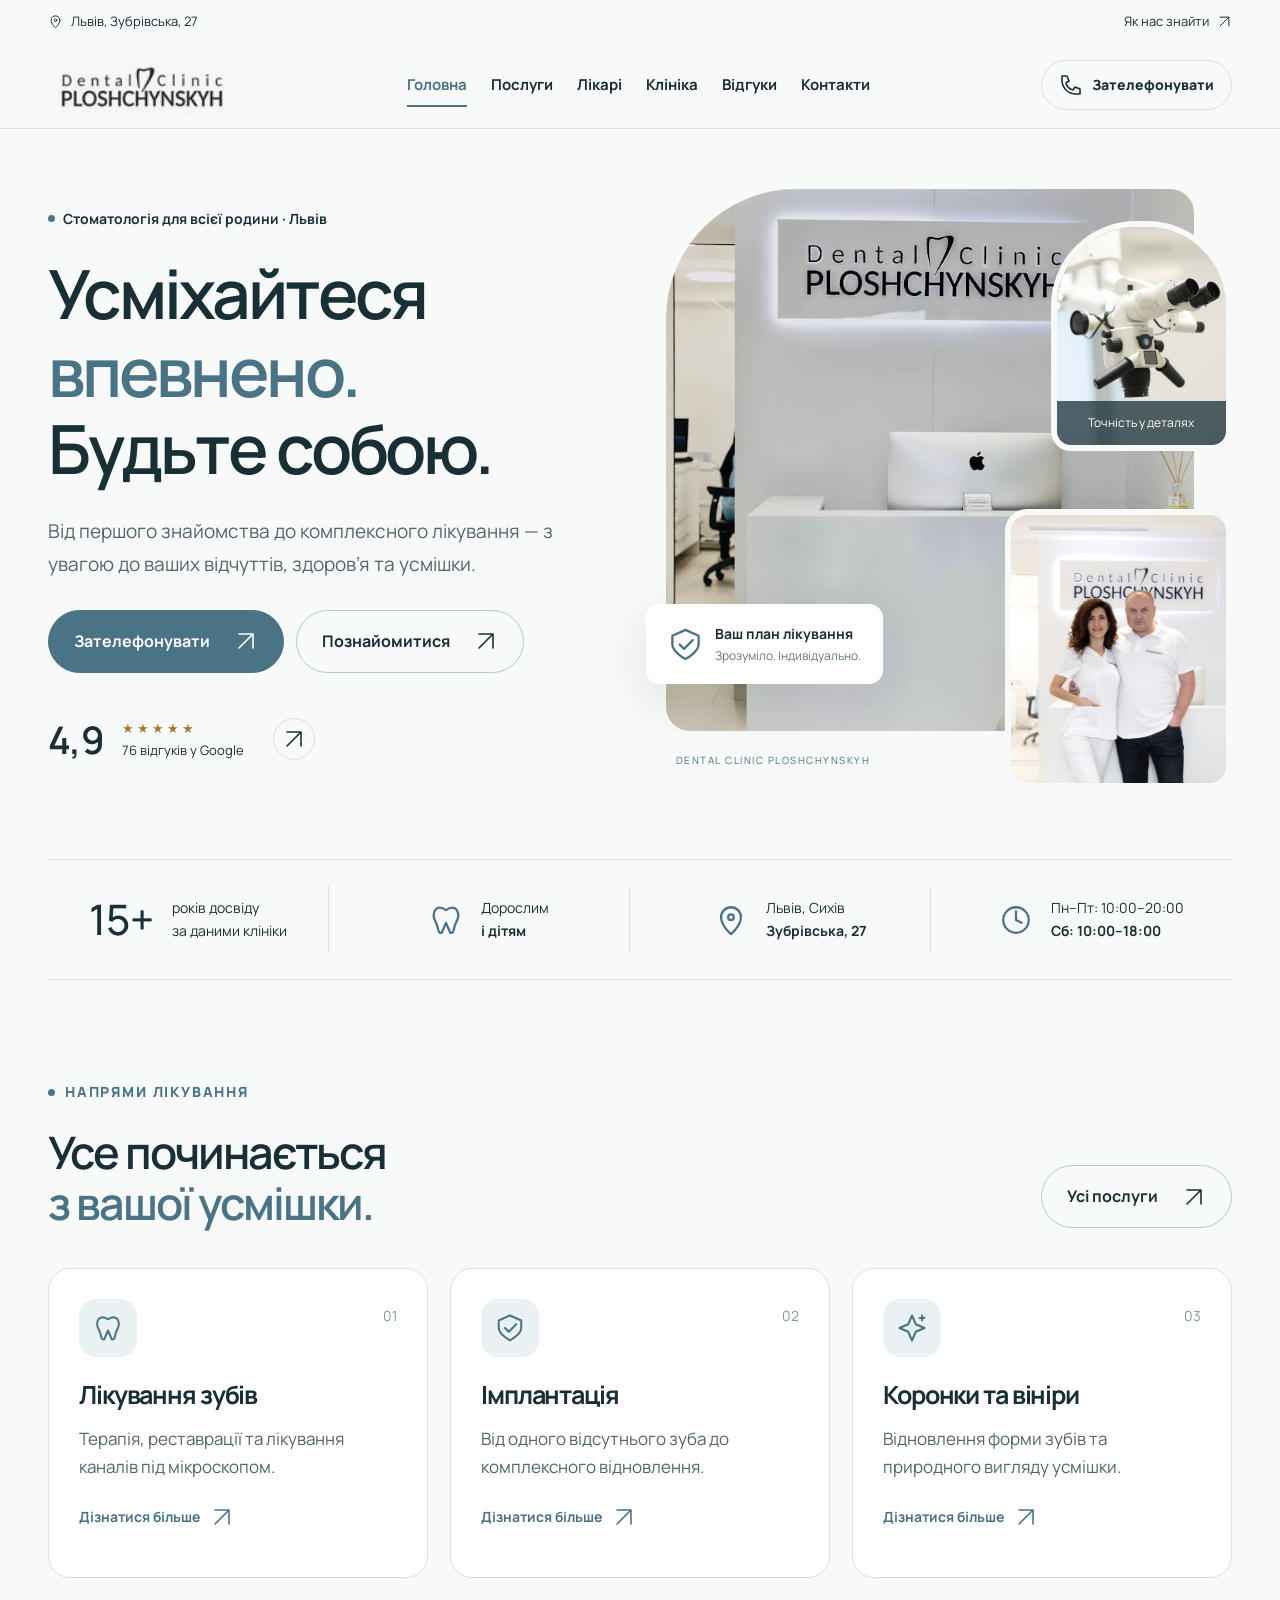
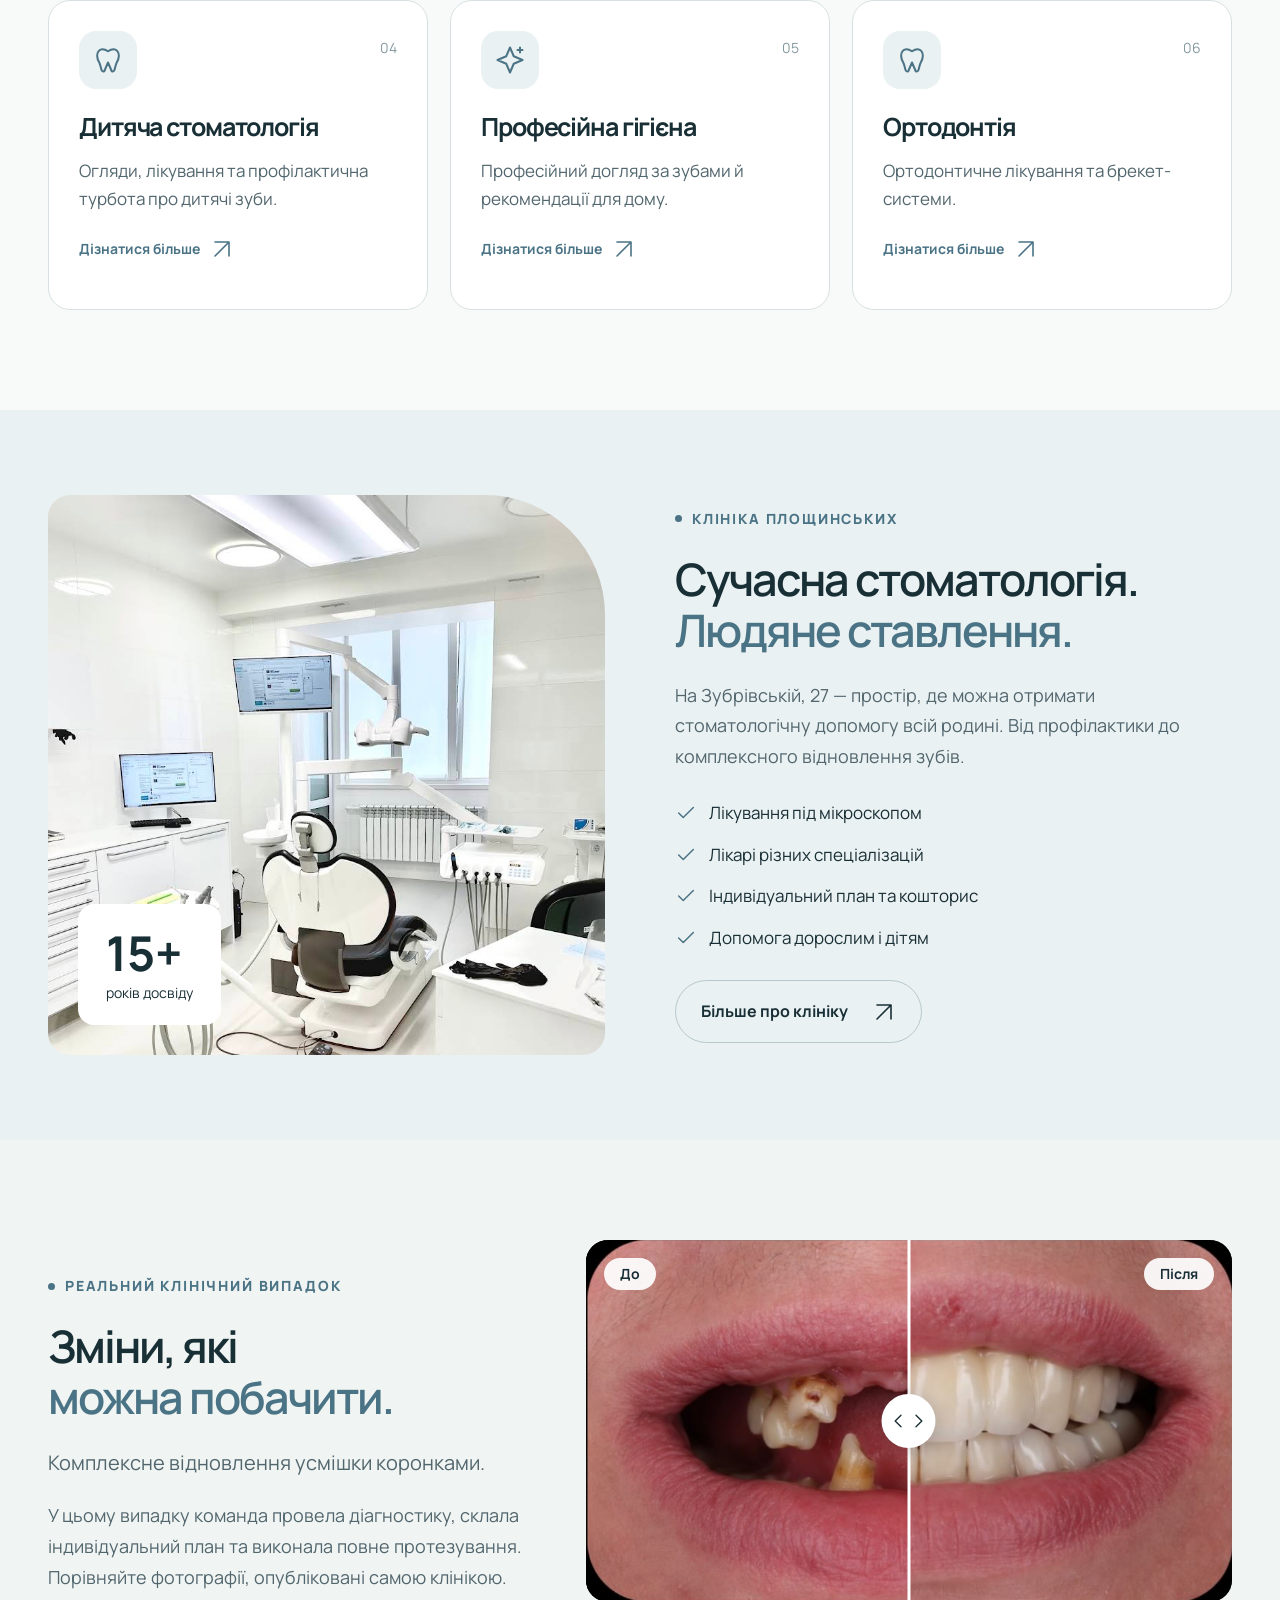
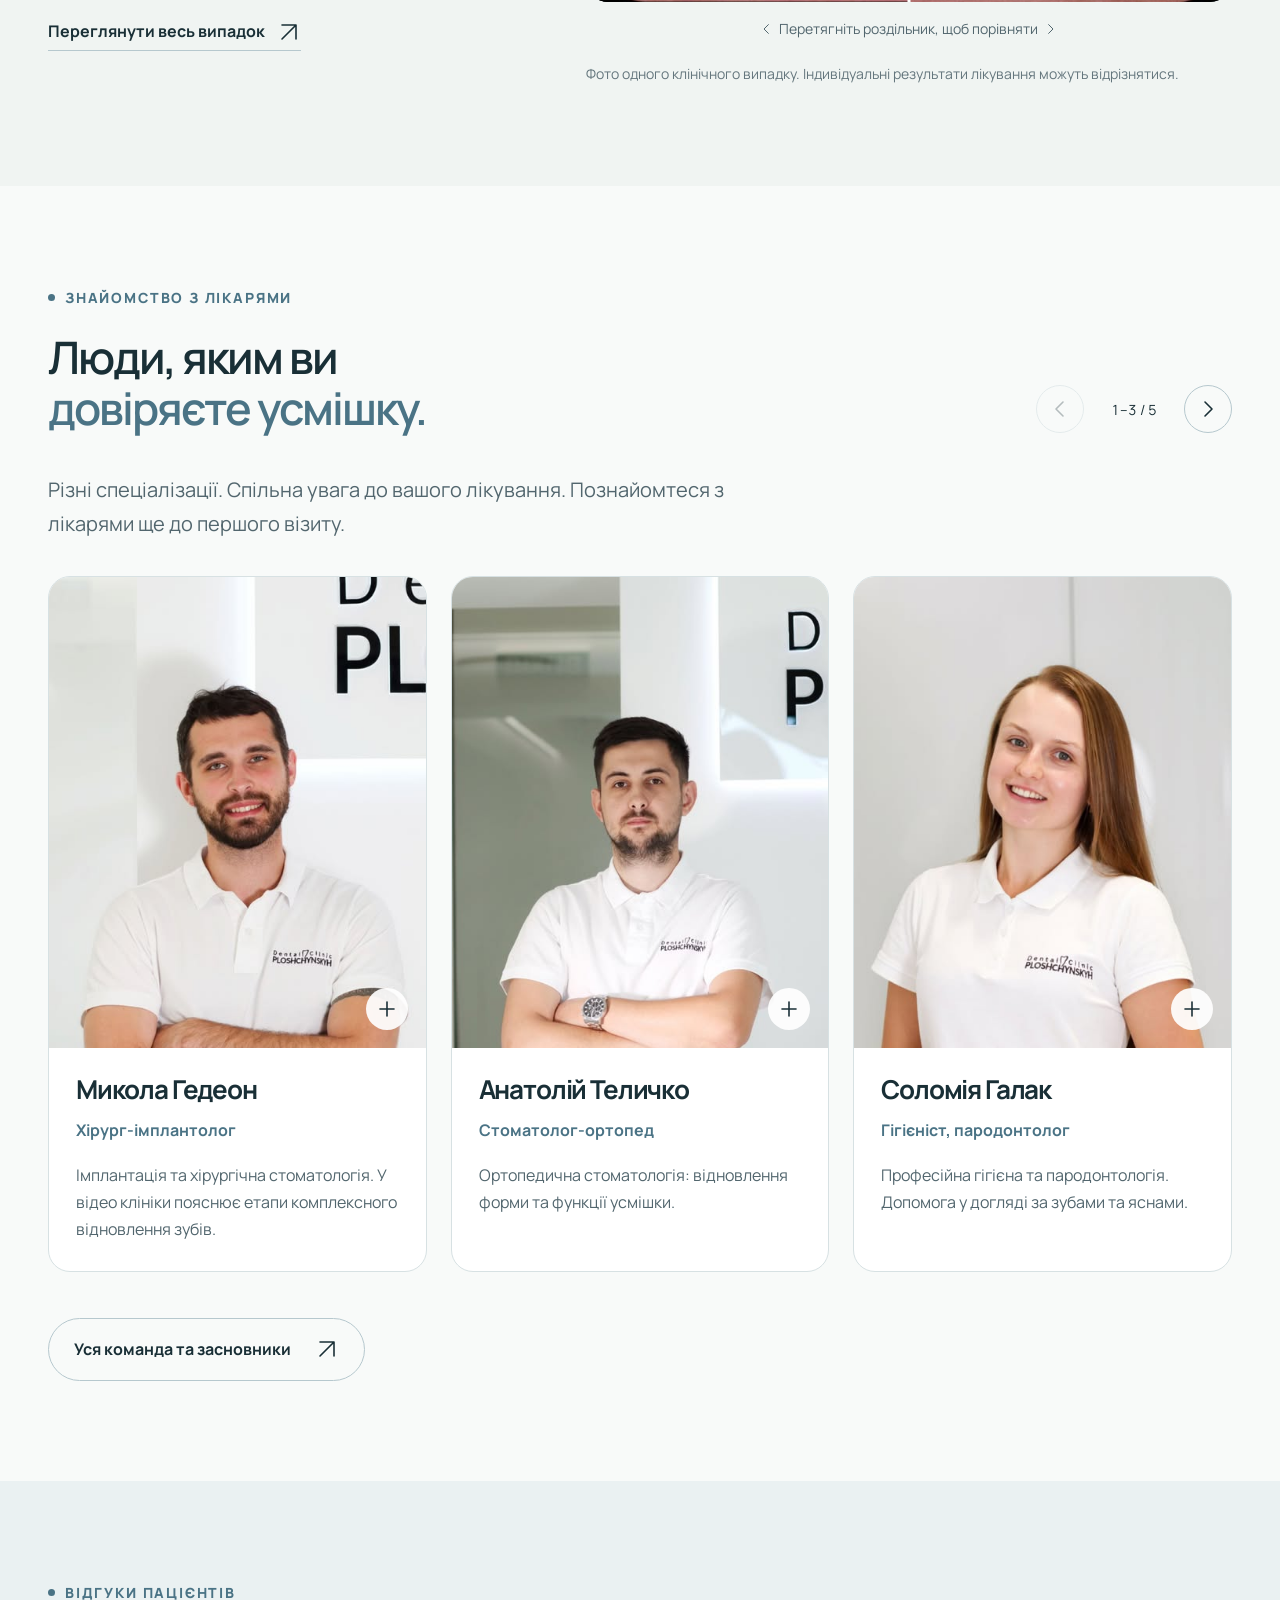
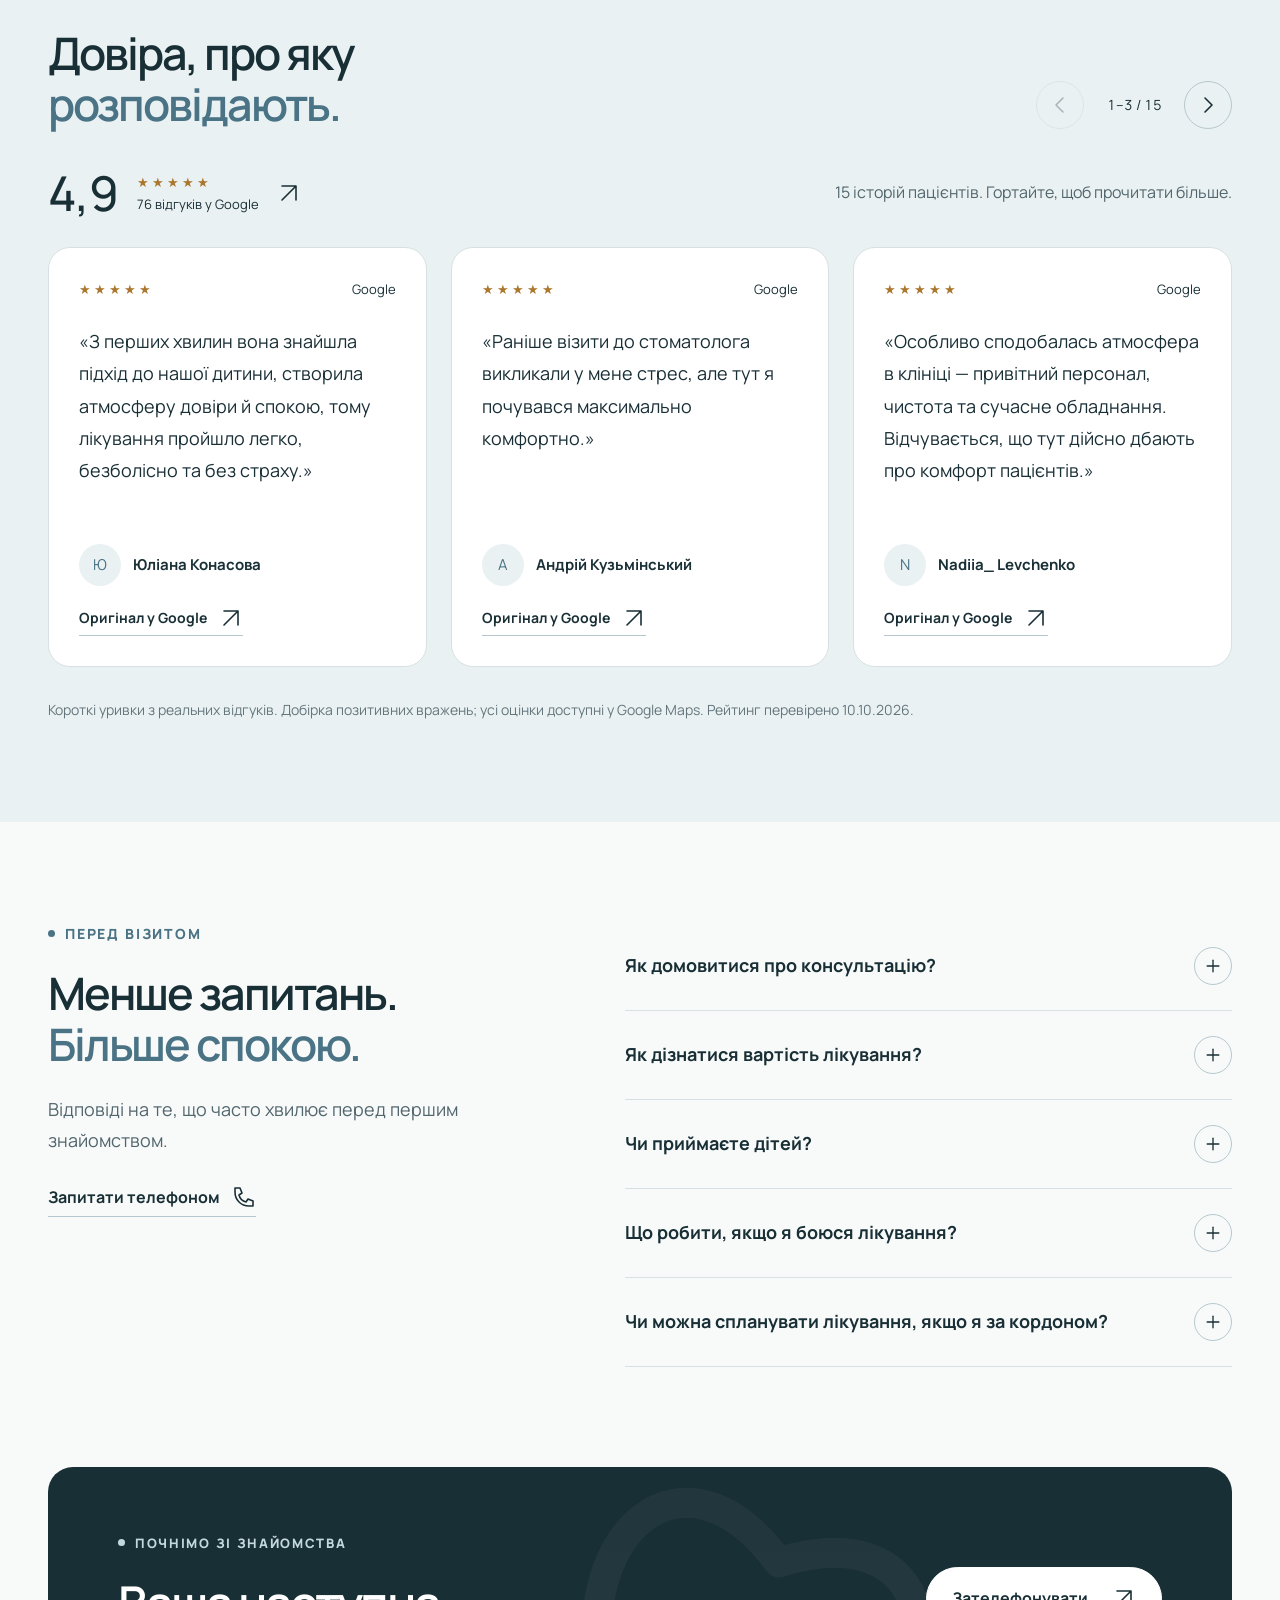
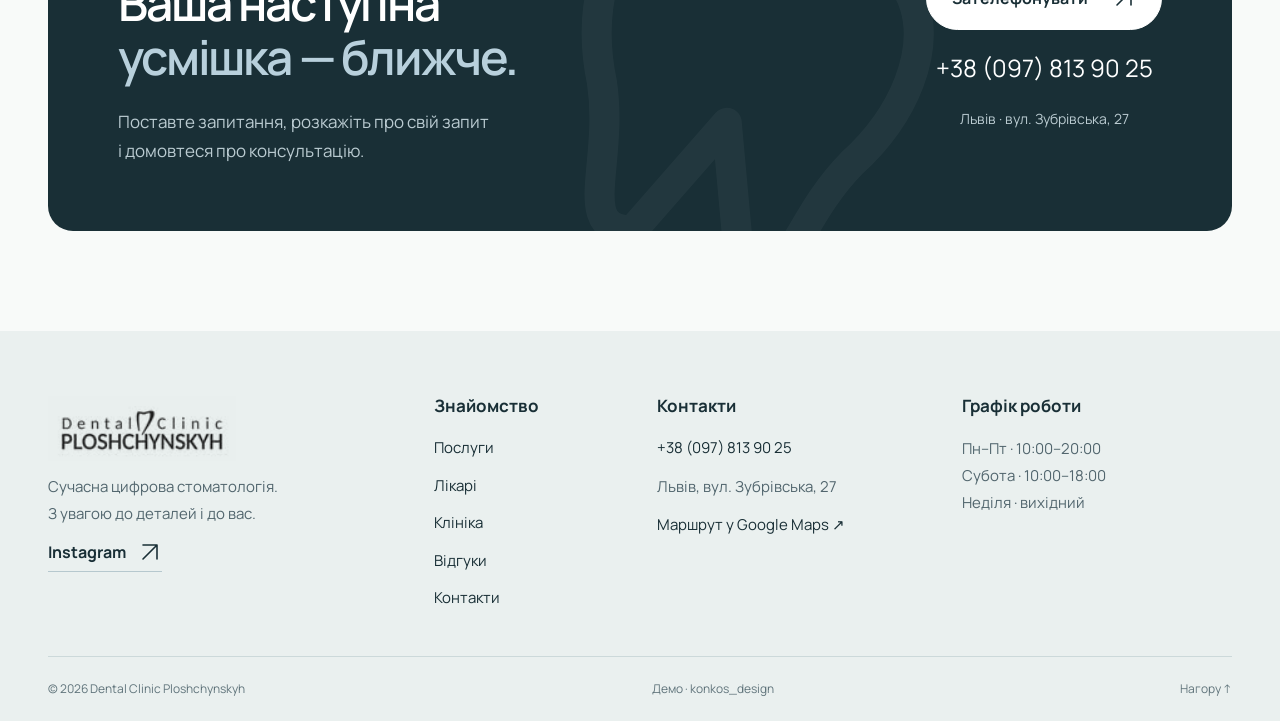
<file: index.html>
<!doctype html><html lang="uk"><head><meta charset="utf-8"><meta name="viewport" content="width=device-width,initial-scale=1"><meta name="robots" content="noindex, nofollow"><title>Стоматологія для всієї родини — Dental Clinic Ploshchynskyh</title><meta name="description" content="Стоматологічна клініка Площинських у Львові: лікарі, напрями лікування, фотографії клініки й реальні відгуки. Зубрівська, 27."><meta property="og:title" content="Стоматологія для всієї родини — Dental Clinic Ploshchynskyh"><meta property="og:description" content="Сучасна стоматологія для всієї родини. Львів, Зубрівська, 27."><meta property="og:image" content="https://ploshchynskyh-dental.toastytick16.chatgpt.site/img/a59270a5ecf73e44.jpg"><meta property="og:url" content="https://ploshchynskyh-dental.toastytick16.chatgpt.site/index.html"><meta name="twitter:card" content="summary_large_image"><link rel="icon" href="img/46915147395a34c7.jpg"><link rel="stylesheet" href="style.css"><script src="content-data.js" defer></script><script src="app.js" defer></script></head><body><a href="#main" class="skip-link">Перейти до вмісту</a><div class="topbar wrap"><span><svg class="icon " viewBox="0 0 24 24" fill="none" stroke="currentColor" stroke-width="1.6" stroke-linecap="round" stroke-linejoin="round" aria-hidden="true"><path d="M19 10c0 6-7 12-7 12S5 16 5 10a7 7 0 1 1 14 0Z"/><circle cx="12" cy="10" r="2"/></svg> Львів, Зубрівська, 27</span><a href="https://maps.app.goo.gl/xpnyEQBTFQje6oFD6" target="_blank" rel="noopener">Як нас знайти <svg class="icon " viewBox="0 0 24 24" fill="none" stroke="currentColor" stroke-width="1.6" stroke-linecap="round" stroke-linejoin="round" aria-hidden="true"><path d="M5 19 19 5M5 5h14v14"/></svg></a></div><header class="site-header"><div class="header-inner wrap"><a class="brand" href="index.html" aria-label="Dental Clinic Ploshchynskyh — головна"><img src="img/46915147395a34c7.jpg" alt="Dental Clinic Ploshchynskyh" width="150" height="150"></a><nav id="main-nav" aria-label="Основна навігація"><a href="index.html" aria-current="page">Головна</a><a href="services.html" >Послуги</a><a href="doctors.html" >Лікарі</a><a href="clinic.html" >Клініка</a><a href="reviews.html" >Відгуки</a><a href="contacts.html" >Контакти</a></nav><a class="header-call" aria-label="Зателефонувати клініці" href="tel:+380978139025"><svg class="icon " viewBox="0 0 24 24" fill="none" stroke="currentColor" stroke-width="1.6" stroke-linecap="round" stroke-linejoin="round" aria-hidden="true"><path d="M5 3H3v4c0 8 6 14 14 14h4v-5l-5-2-2 3c-4-1-6-3-7-7l3-2-2-5Z"/></svg><span>Зателефонувати</span></a><button class="menu-toggle" aria-label="Відкрити меню" aria-expanded="false" aria-controls="main-nav"><span></span><span></span></button></div></header><main id="main"><section class="hero wrap"><div class="hero-copy"><div class="hero-tag"><span></span> Стоматологія для всієї родини · Львів</div><h1>Усміхайтеся<br><em>впевнено.</em><br>Будьте собою.</h1><p>Від першого знайомства до комплексного лікування — з увагою до ваших відчуттів, здоров’я та усмішки.</p><div class="hero-actions"><a class="button " href="tel:+380978139025"><span>Зателефонувати</span><svg class="icon " viewBox="0 0 24 24" fill="none" stroke="currentColor" stroke-width="1.6" stroke-linecap="round" stroke-linejoin="round" aria-hidden="true"><path d="M5 19 19 5M5 5h14v14"/></svg></a><a class="button secondary" href="clinic.html"><span>Познайомитися</span><svg class="icon " viewBox="0 0 24 24" fill="none" stroke="currentColor" stroke-width="1.6" stroke-linecap="round" stroke-linejoin="round" aria-hidden="true"><path d="M5 19 19 5M5 5h14v14"/></svg></a></div><a class="hero-proof" href="https://maps.app.goo.gl/xpnyEQBTFQje6oFD6" target="_blank" rel="noopener"><strong>4,9</strong><div><span class="stars">★★★★★</span><span>76 відгуків у Google</span></div><span class="proof-arrow"><svg class="icon " viewBox="0 0 24 24" fill="none" stroke="currentColor" stroke-width="1.6" stroke-linecap="round" stroke-linejoin="round" aria-hidden="true"><path d="M5 19 19 5M5 5h14v14"/></svg></span></a></div><div class="hero-collage"><div class="hero-main-image"><img src="img/room-reception.jpg" alt="Ресепшн клініки — місце першого знайомства" class="" fetchpriority="high"></div><div class="hero-detail-image"><img src="img/091197e8f0f9b1b7.jpg" alt="Мікроскоп у клініці" class="" fetchpriority="high"><span>Точність у деталях</span></div><div class="hero-team-image"><img src="img/3d894b9f1eda5430.jpg" alt="Орися та Олег Площинські" class="" fetchpriority="high"></div><div class="floating-note"><svg class="icon " viewBox="0 0 24 24" fill="none" stroke="currentColor" stroke-width="1.6" stroke-linecap="round" stroke-linejoin="round" aria-hidden="true"><path d="m12 2 9 4v6c0 5-9 10-9 10S3 17 3 12V6Z"/><path d="m8 12 3 3 6-6"/></svg><div><strong>Ваш план лікування</strong><span>Зрозуміло. Індивідуально.</span></div></div><span class="collage-caption">DENTAL CLINIC PLOSHCHYNSKYH</span></div></section><div class="wrap trust-strip"><div><strong>15+</strong><span>років досвіду<br>за даними клініки</span></div><div><svg class="icon " viewBox="0 0 24 24" fill="none" stroke="currentColor" stroke-width="1.6" stroke-linecap="round" stroke-linejoin="round" aria-hidden="true"><path d="M12 5C5 0 1 7 5 14c2 4 1 8 4 7l3-7 3 7c3 1 2-3 4-7C23 7 19 0 12 5Z"/></svg><span>Дорослим<br><strong>і дітям</strong></span></div><div><svg class="icon " viewBox="0 0 24 24" fill="none" stroke="currentColor" stroke-width="1.6" stroke-linecap="round" stroke-linejoin="round" aria-hidden="true"><path d="M19 10c0 6-7 12-7 12S5 16 5 10a7 7 0 1 1 14 0Z"/><circle cx="12" cy="10" r="2"/></svg><span>Львів, Сихів<br><strong>Зубрівська, 27</strong></span></div><div><svg class="icon " viewBox="0 0 24 24" fill="none" stroke="currentColor" stroke-width="1.6" stroke-linecap="round" stroke-linejoin="round" aria-hidden="true"><circle cx="12" cy="12" r="9"/><path d="M12 6v6l4 2"/></svg><span>Пн–Пт: 10:00–20:00<br><strong>Сб: 10:00–18:00</strong></span></div></div><section class="section wrap"><div class="section-heading"><div><p class="eyebrow"><i></i>Напрями лікування</p><h2>Усе починається<br><em>з вашої усмішки.</em></h2></div><a class="button secondary" href="services.html"><span>Усі послуги</span><svg class="icon " viewBox="0 0 24 24" fill="none" stroke="currentColor" stroke-width="1.6" stroke-linecap="round" stroke-linejoin="round" aria-hidden="true"><path d="M5 19 19 5M5 5h14v14"/></svg></a></div><div class="service-grid"><a class="service-card reveal" href="services.html#service-0"><span class="service-card-icon"><svg class="icon " viewBox="0 0 24 24" fill="none" stroke="currentColor" stroke-width="1.6" stroke-linecap="round" stroke-linejoin="round" aria-hidden="true"><path d="M12 5C5 0 1 7 5 14c2 4 1 8 4 7l3-7 3 7c3 1 2-3 4-7C23 7 19 0 12 5Z"/></svg></span><span class="service-number">01</span><h3>Лікування зубів</h3><p>Терапія, реставрації та лікування каналів під мікроскопом.</p><span class="service-link">Дізнатися більше <svg class="icon " viewBox="0 0 24 24" fill="none" stroke="currentColor" stroke-width="1.6" stroke-linecap="round" stroke-linejoin="round" aria-hidden="true"><path d="M5 19 19 5M5 5h14v14"/></svg></span></a><a class="service-card reveal" href="services.html#service-1"><span class="service-card-icon"><svg class="icon " viewBox="0 0 24 24" fill="none" stroke="currentColor" stroke-width="1.6" stroke-linecap="round" stroke-linejoin="round" aria-hidden="true"><path d="m12 2 9 4v6c0 5-9 10-9 10S3 17 3 12V6Z"/><path d="m8 12 3 3 6-6"/></svg></span><span class="service-number">02</span><h3>Імплантація</h3><p>Від одного відсутнього зуба до комплексного відновлення.</p><span class="service-link">Дізнатися більше <svg class="icon " viewBox="0 0 24 24" fill="none" stroke="currentColor" stroke-width="1.6" stroke-linecap="round" stroke-linejoin="round" aria-hidden="true"><path d="M5 19 19 5M5 5h14v14"/></svg></span></a><a class="service-card reveal" href="services.html#service-2"><span class="service-card-icon"><svg class="icon " viewBox="0 0 24 24" fill="none" stroke="currentColor" stroke-width="1.6" stroke-linecap="round" stroke-linejoin="round" aria-hidden="true"><path d="m12 2 3 7 7 3-7 3-3 7-3-7-7-3 7-3ZM20 2v4M18 4h4"/></svg></span><span class="service-number">03</span><h3>Коронки та вініри</h3><p>Відновлення форми зубів та природного вигляду усмішки.</p><span class="service-link">Дізнатися більше <svg class="icon " viewBox="0 0 24 24" fill="none" stroke="currentColor" stroke-width="1.6" stroke-linecap="round" stroke-linejoin="round" aria-hidden="true"><path d="M5 19 19 5M5 5h14v14"/></svg></span></a><a class="service-card reveal" href="services.html#service-3"><span class="service-card-icon"><svg class="icon " viewBox="0 0 24 24" fill="none" stroke="currentColor" stroke-width="1.6" stroke-linecap="round" stroke-linejoin="round" aria-hidden="true"><path d="M12 5C5 0 1 7 5 14c2 4 1 8 4 7l3-7 3 7c3 1 2-3 4-7C23 7 19 0 12 5Z"/></svg></span><span class="service-number">04</span><h3>Дитяча стоматологія</h3><p>Огляди, лікування та профілактична турбота про дитячі зуби.</p><span class="service-link">Дізнатися більше <svg class="icon " viewBox="0 0 24 24" fill="none" stroke="currentColor" stroke-width="1.6" stroke-linecap="round" stroke-linejoin="round" aria-hidden="true"><path d="M5 19 19 5M5 5h14v14"/></svg></span></a><a class="service-card reveal" href="services.html#service-4"><span class="service-card-icon"><svg class="icon " viewBox="0 0 24 24" fill="none" stroke="currentColor" stroke-width="1.6" stroke-linecap="round" stroke-linejoin="round" aria-hidden="true"><path d="m12 2 3 7 7 3-7 3-3 7-3-7-7-3 7-3ZM20 2v4M18 4h4"/></svg></span><span class="service-number">05</span><h3>Професійна гігієна</h3><p>Професійний догляд за зубами й рекомендації для дому.</p><span class="service-link">Дізнатися більше <svg class="icon " viewBox="0 0 24 24" fill="none" stroke="currentColor" stroke-width="1.6" stroke-linecap="round" stroke-linejoin="round" aria-hidden="true"><path d="M5 19 19 5M5 5h14v14"/></svg></span></a><a class="service-card reveal" href="services.html#service-5"><span class="service-card-icon"><svg class="icon " viewBox="0 0 24 24" fill="none" stroke="currentColor" stroke-width="1.6" stroke-linecap="round" stroke-linejoin="round" aria-hidden="true"><path d="M12 5C5 0 1 7 5 14c2 4 1 8 4 7l3-7 3 7c3 1 2-3 4-7C23 7 19 0 12 5Z"/></svg></span><span class="service-number">06</span><h3>Ортодонтія</h3><p>Ортодонтичне лікування та брекет-системи.</p><span class="service-link">Дізнатися більше <svg class="icon " viewBox="0 0 24 24" fill="none" stroke="currentColor" stroke-width="1.6" stroke-linecap="round" stroke-linejoin="round" aria-hidden="true"><path d="M5 19 19 5M5 5h14v14"/></svg></span></a></div></section><section class="clinic-teaser"><div class="wrap teaser-grid"><div class="teaser-photos"><img src="img/room-cabinet.jpg" alt="Простір клініки Площинських" class="" loading="lazy"><div class="experience-badge"><strong>15+</strong><span>років досвіду</span></div></div><div><p class="eyebrow"><i></i>Клініка Площинських</p><h2>Сучасна стоматологія.<br><em>Людяне ставлення.</em></h2><p>На Зубрівській, 27 — простір, де можна отримати стоматологічну допомогу всій родині. Від профілактики до комплексного відновлення зубів.</p><ul class="check-list"><li><svg class="icon " viewBox="0 0 24 24" fill="none" stroke="currentColor" stroke-width="1.6" stroke-linecap="round" stroke-linejoin="round" aria-hidden="true"><path d="m4 12 5 5L20 6"/></svg> Лікування під мікроскопом</li><li><svg class="icon " viewBox="0 0 24 24" fill="none" stroke="currentColor" stroke-width="1.6" stroke-linecap="round" stroke-linejoin="round" aria-hidden="true"><path d="m4 12 5 5L20 6"/></svg> Лікарі різних спеціалізацій</li><li><svg class="icon " viewBox="0 0 24 24" fill="none" stroke="currentColor" stroke-width="1.6" stroke-linecap="round" stroke-linejoin="round" aria-hidden="true"><path d="m4 12 5 5L20 6"/></svg> Індивідуальний план та кошторис</li><li><svg class="icon " viewBox="0 0 24 24" fill="none" stroke="currentColor" stroke-width="1.6" stroke-linecap="round" stroke-linejoin="round" aria-hidden="true"><path d="m4 12 5 5L20 6"/></svg> Допомога дорослим і дітям</li></ul><a class="button secondary" href="clinic.html"><span>Більше про клініку</span><svg class="icon " viewBox="0 0 24 24" fill="none" stroke="currentColor" stroke-width="1.6" stroke-linecap="round" stroke-linejoin="round" aria-hidden="true"><path d="M5 19 19 5M5 5h14v14"/></svg></a></div></div></section><section class="section results-section"><div class="wrap result-grid"><div><p class="eyebrow"><i></i>Реальний клінічний випадок</p><h2>Зміни, які<br><em>можна побачити.</em></h2><p class="section-lead">Комплексне відновлення усмішки коронками.</p><p>У цьому випадку команда провела діагностику, склала індивідуальний план та виконала повне протезування. Порівняйте фотографії, опубліковані самою клінікою.</p><a class="text-link" href="https://www.instagram.com/dental_clinic_ploshchynskyh/p/DYmo0bYCjOm/" target="_blank" rel="noopener">Переглянути весь випадок <svg class="icon " viewBox="0 0 24 24" fill="none" stroke="currentColor" stroke-width="1.6" stroke-linecap="round" stroke-linejoin="round" aria-hidden="true"><path d="M5 19 19 5M5 5h14v14"/></svg></a></div><div><div class="comparison" style="--split:50%"><svg class="case-layer" viewBox="114 598 845 473" role="img" aria-label="Після протезування"><image href="img/d6762a61717f33f7.jpg" width="1080" height="1350"/></svg><svg class="case-layer case-before" viewBox="90 591 900 504" role="img" aria-label="До протезування"><image href="img/ae35488f7a0974c9.jpg" width="1080" height="1350"/></svg><span class="case-label before-label">До</span><span class="case-label after-label">Після</span><span class="compare-handle"><svg class="icon " viewBox="0 0 24 24" fill="none" stroke="currentColor" stroke-width="1.6" stroke-linecap="round" stroke-linejoin="round" aria-hidden="true"><path d="m15 5-7 7 7 7"/></svg><svg class="icon " viewBox="0 0 24 24" fill="none" stroke="currentColor" stroke-width="1.6" stroke-linecap="round" stroke-linejoin="round" aria-hidden="true"><path d="m9 5 7 7-7 7"/></svg></span><input type="range" min="0" max="100" value="50" aria-label="Порівняння до та після лікування" aria-valuetext="Показано 50 відсотків фото до лікування"></div><p class="comparison-help"><svg class="icon " viewBox="0 0 24 24" fill="none" stroke="currentColor" stroke-width="1.6" stroke-linecap="round" stroke-linejoin="round" aria-hidden="true"><path d="m15 5-7 7 7 7"/></svg> Перетягніть роздільник, щоб порівняти <svg class="icon " viewBox="0 0 24 24" fill="none" stroke="currentColor" stroke-width="1.6" stroke-linecap="round" stroke-linejoin="round" aria-hidden="true"><path d="m9 5 7 7-7 7"/></svg></p><p class="note">Фото одного клінічного випадку. Індивідуальні результати лікування можуть відрізнятися.</p></div></div></section><section class="section wrap" data-carousel="Команда"><div class="section-heading"><div><p class="eyebrow"><i></i>Знайомство з лікарями</p><h2>Люди, яким ви<br><em>довіряєте усмішку.</em></h2></div><div class="carousel-controls"><button type="button" class="circle-button" data-prev aria-label="Команда: попередній"><svg class="icon " viewBox="0 0 24 24" fill="none" stroke="currentColor" stroke-width="1.6" stroke-linecap="round" stroke-linejoin="round" aria-hidden="true"><path d="m15 5-7 7 7 7"/></svg></button><span class="carousel-position" aria-live="polite"></span><button type="button" class="circle-button" data-next aria-label="Команда: наступний"><svg class="icon " viewBox="0 0 24 24" fill="none" stroke="currentColor" stroke-width="1.6" stroke-linecap="round" stroke-linejoin="round" aria-hidden="true"><path d="m9 5 7 7-7 7"/></svg></button></div></div><p class="section-lead">Різні спеціалізації. Спільна увага до вашого лікування. Познайомтеся з лікарями ще до першого візиту.</p><div class="carousel-track team-track" tabindex="0" aria-label="Карусель лікарів"><article class="doctor-card"><button class="doctor-photo" data-lightbox="team" data-index="0" aria-label="Збільшити портрет: Микола Гедеон"><img src="img/2b9856d6a493ddaa.jpg" alt="Микола Гедеон" class="" loading="lazy"><span class="photo-zoom"><svg class="icon " viewBox="0 0 24 24" fill="none" stroke="currentColor" stroke-width="1.6" stroke-linecap="round" stroke-linejoin="round" aria-hidden="true"><path d="M5 12h14"/><path class="plus-vertical" d="M12 5v14"/></svg></span></button><div class="doctor-info"><h3>Микола Гедеон</h3><p class="doctor-role">Хірург-імплантолог</p><p>Імплантація та хірургічна стоматологія. У відео клініки пояснює етапи комплексного відновлення зубів.</p></div></article><article class="doctor-card"><button class="doctor-photo" data-lightbox="team" data-index="1" aria-label="Збільшити портрет: Анатолій Теличко"><img src="img/4d730e3c0208b0af.jpg" alt="Анатолій Теличко" class="" loading="lazy"><span class="photo-zoom"><svg class="icon " viewBox="0 0 24 24" fill="none" stroke="currentColor" stroke-width="1.6" stroke-linecap="round" stroke-linejoin="round" aria-hidden="true"><path d="M5 12h14"/><path class="plus-vertical" d="M12 5v14"/></svg></span></button><div class="doctor-info"><h3>Анатолій Теличко</h3><p class="doctor-role">Стоматолог-ортопед</p><p>Ортопедична стоматологія: відновлення форми та функції усмішки.</p></div></article><article class="doctor-card"><button class="doctor-photo" data-lightbox="team" data-index="2" aria-label="Збільшити портрет: Соломія Галак"><img src="img/87cef495cf07971f.jpg" alt="Соломія Галак" class="" loading="lazy"><span class="photo-zoom"><svg class="icon " viewBox="0 0 24 24" fill="none" stroke="currentColor" stroke-width="1.6" stroke-linecap="round" stroke-linejoin="round" aria-hidden="true"><path d="M5 12h14"/><path class="plus-vertical" d="M12 5v14"/></svg></span></button><div class="doctor-info"><h3>Соломія Галак</h3><p class="doctor-role">Гігієніст, пародонтолог</p><p>Професійна гігієна та пародонтологія. Допомога у догляді за зубами та яснами.</p></div></article><article class="doctor-card"><button class="doctor-photo" data-lightbox="team" data-index="3" aria-label="Збільшити портрет: Галина Мамочка"><img src="img/33281d7344c62b1e.jpg" alt="Галина Мамочка" class="" loading="lazy"><span class="photo-zoom"><svg class="icon " viewBox="0 0 24 24" fill="none" stroke="currentColor" stroke-width="1.6" stroke-linecap="round" stroke-linejoin="round" aria-hidden="true"><path d="M5 12h14"/><path class="plus-vertical" d="M12 5v14"/></svg></span></button><div class="doctor-info"><h3>Галина Мамочка</h3><p class="doctor-role">Терапевт, реставратор</p><p>Терапевтична стоматологія та реставрації. Пацієнти також відзначають її роботу з дітьми.</p></div></article><article class="doctor-card"><button class="doctor-photo" data-lightbox="team" data-index="4" aria-label="Збільшити портрет: Наталя Кульчицька"><img src="img/2563d3d6a6f853ad.jpg" alt="Наталя Кульчицька" class="" loading="lazy"><span class="photo-zoom"><svg class="icon " viewBox="0 0 24 24" fill="none" stroke="currentColor" stroke-width="1.6" stroke-linecap="round" stroke-linejoin="round" aria-hidden="true"><path d="M5 12h14"/><path class="plus-vertical" d="M12 5v14"/></svg></span></button><div class="doctor-info"><h3>Наталя Кульчицька</h3><p class="doctor-role">Терапевт, ендодонтист</p><p>Терапевтичне й ендодонтичне лікування. У матеріалах клініки представлені її естетичні реставрації.</p></div></article></div><div class="section-bottom"><a class="button secondary" href="doctors.html"><span>Уся команда та засновники</span><svg class="icon " viewBox="0 0 24 24" fill="none" stroke="currentColor" stroke-width="1.6" stroke-linecap="round" stroke-linejoin="round" aria-hidden="true"><path d="M5 19 19 5M5 5h14v14"/></svg></a></div></section><section class="section reviews-section" data-carousel="Відгуки"><div class="wrap"><div class="section-heading"><div><p class="eyebrow"><i></i>Відгуки пацієнтів</p><h2>Довіра, про яку<br><em>розповідають.</em></h2></div><div class="carousel-controls"><button type="button" class="circle-button" data-prev aria-label="Відгуки: попередній"><svg class="icon " viewBox="0 0 24 24" fill="none" stroke="currentColor" stroke-width="1.6" stroke-linecap="round" stroke-linejoin="round" aria-hidden="true"><path d="m15 5-7 7 7 7"/></svg></button><span class="carousel-position" aria-live="polite"></span><button type="button" class="circle-button" data-next aria-label="Відгуки: наступний"><svg class="icon " viewBox="0 0 24 24" fill="none" stroke="currentColor" stroke-width="1.6" stroke-linecap="round" stroke-linejoin="round" aria-hidden="true"><path d="m9 5 7 7-7 7"/></svg></button></div></div><div class="review-heading-note"><a class="google-rating" href="https://maps.app.goo.gl/xpnyEQBTFQje6oFD6" target="_blank" rel="noopener"><strong>4,9</strong><div><span class="stars" aria-label="4,9 із 5">★★★★★</span><span>76 відгуків у Google</span></div><svg class="icon " viewBox="0 0 24 24" fill="none" stroke="currentColor" stroke-width="1.6" stroke-linecap="round" stroke-linejoin="round" aria-hidden="true"><path d="M5 19 19 5M5 5h14v14"/></svg></a><p>15 історій пацієнтів. Гортайте, щоб прочитати більше.</p></div><div class="carousel-track reviews-track" tabindex="0" aria-label="Карусель відгуків"><article class="review-card"><div class="review-top"><span class="stars" aria-label="5 із 5">★★★★★</span><span>Google</span></div><blockquote>«З перших хвилин вона знайшла підхід до нашої дитини, створила атмосферу довіри й спокою, тому лікування пройшло легко, безболісно та без страху.»</blockquote><div class="review-author"><span class="avatar">Ю</span><strong>Юліана Конасова</strong></div><a href="https://maps.app.goo.gl/xpnyEQBTFQje6oFD6" target="_blank" rel="noopener" class="text-link">Оригінал у Google <svg class="icon " viewBox="0 0 24 24" fill="none" stroke="currentColor" stroke-width="1.6" stroke-linecap="round" stroke-linejoin="round" aria-hidden="true"><path d="M5 19 19 5M5 5h14v14"/></svg></a></article><article class="review-card"><div class="review-top"><span class="stars" aria-label="5 із 5">★★★★★</span><span>Google</span></div><blockquote>«Раніше візити до стоматолога викликали у мене стрес, але тут я почувався максимально комфортно.»</blockquote><div class="review-author"><span class="avatar">А</span><strong>Андрій Кузьмінський</strong></div><a href="https://maps.app.goo.gl/xpnyEQBTFQje6oFD6" target="_blank" rel="noopener" class="text-link">Оригінал у Google <svg class="icon " viewBox="0 0 24 24" fill="none" stroke="currentColor" stroke-width="1.6" stroke-linecap="round" stroke-linejoin="round" aria-hidden="true"><path d="M5 19 19 5M5 5h14v14"/></svg></a></article><article class="review-card"><div class="review-top"><span class="stars" aria-label="5 із 5">★★★★★</span><span>Google</span></div><blockquote>«Особливо сподобалась атмосфера в клініці — привітний персонал, чистота та сучасне обладнання. Відчувається, що тут дійсно дбають про комфорт пацієнтів.»</blockquote><div class="review-author"><span class="avatar">N</span><strong>Nadiia_ Levchenko</strong></div><a href="https://maps.app.goo.gl/xpnyEQBTFQje6oFD6" target="_blank" rel="noopener" class="text-link">Оригінал у Google <svg class="icon " viewBox="0 0 24 24" fill="none" stroke="currentColor" stroke-width="1.6" stroke-linecap="round" stroke-linejoin="round" aria-hidden="true"><path d="M5 19 19 5M5 5h14v14"/></svg></a></article><article class="review-card"><div class="review-top"><span class="stars" aria-label="5 із 5">★★★★★</span><span>Google</span></div><blockquote>«Ви не просто робите зуби здоровими, ви заспокоюєте і даруєте впевненість.»</blockquote><div class="review-author"><span class="avatar">Г</span><strong>Галя Українка</strong></div><a href="https://maps.app.goo.gl/xpnyEQBTFQje6oFD6" target="_blank" rel="noopener" class="text-link">Оригінал у Google <svg class="icon " viewBox="0 0 24 24" fill="none" stroke="currentColor" stroke-width="1.6" stroke-linecap="round" stroke-linejoin="round" aria-hidden="true"><path d="M5 19 19 5M5 5h14v14"/></svg></a></article><article class="review-card"><div class="review-top"><span class="stars" aria-label="5 із 5">★★★★★</span><span>Google</span></div><blockquote>«Робила гігієну у Соломії, все пройшло добре, без болю. Дуже швидко записалась на зручний час. Сучасне обладнання та привітний персонал.»</blockquote><div class="review-author"><span class="avatar">Г</span><strong>Галина Ольшанська</strong></div><a href="https://maps.app.goo.gl/xpnyEQBTFQje6oFD6" target="_blank" rel="noopener" class="text-link">Оригінал у Google <svg class="icon " viewBox="0 0 24 24" fill="none" stroke="currentColor" stroke-width="1.6" stroke-linecap="round" stroke-linejoin="round" aria-hidden="true"><path d="M5 19 19 5M5 5h14v14"/></svg></a></article><article class="review-card"><div class="review-top"><span class="stars" aria-label="5 із 5">★★★★★</span><span>Google</span></div><blockquote>«Після першого огляду надали певний план дій. Завжди вчасно нагадували про наступну зустріч з лікарем. Після кожного візиту цікавились про мій стан.»</blockquote><div class="review-author"><span class="avatar">N</span><strong>Nataliya Lapikova</strong></div><a href="https://maps.app.goo.gl/xpnyEQBTFQje6oFD6" target="_blank" rel="noopener" class="text-link">Оригінал у Google <svg class="icon " viewBox="0 0 24 24" fill="none" stroke="currentColor" stroke-width="1.6" stroke-linecap="round" stroke-linejoin="round" aria-hidden="true"><path d="M5 19 19 5M5 5h14v14"/></svg></a></article><article class="review-card"><div class="review-top"><span class="stars" aria-label="5 із 5">★★★★★</span><span>Google</span></div><blockquote>«Лікуюся тут уже тривалий час і завжди залишаюся дуже задоволена. Лікувала карієс, проходила ортодонтичне лікування, приходжу на чистку - все супер.»</blockquote><div class="review-author"><span class="avatar">L</span><strong>Linda Wilson</strong></div><a href="https://maps.app.goo.gl/xpnyEQBTFQje6oFD6" target="_blank" rel="noopener" class="text-link">Оригінал у Google <svg class="icon " viewBox="0 0 24 24" fill="none" stroke="currentColor" stroke-width="1.6" stroke-linecap="round" stroke-linejoin="round" aria-hidden="true"><path d="M5 19 19 5M5 5h14v14"/></svg></a></article><article class="review-card"><div class="review-top"><span class="stars" aria-label="5 із 5">★★★★★</span><span>Google</span></div><blockquote>«Процедури проходять безболісно, професійно та з детальними поясненнями від лікарів. Дуже задоволена сервісом і результатом. Рекомендую!»</blockquote><div class="review-author"><span class="avatar">K</span><strong>Khrystyna Zhulevych</strong></div><a href="https://maps.app.goo.gl/xpnyEQBTFQje6oFD6" target="_blank" rel="noopener" class="text-link">Оригінал у Google <svg class="icon " viewBox="0 0 24 24" fill="none" stroke="currentColor" stroke-width="1.6" stroke-linecap="round" stroke-linejoin="round" aria-hidden="true"><path d="M5 19 19 5M5 5h14v14"/></svg></a></article><article class="review-card"><div class="review-top"><span class="stars" aria-label="5 із 5">★★★★★</span><span>Google</span></div><blockquote>«Дякую клініці за те що спасли мій кутовий зуб з глибоким підясенним карієсом який вже добирався до нерва. інші клініки відмовлялись.»</blockquote><div class="review-author"><span class="avatar">Y</span><strong>Yurii K</strong></div><a href="https://maps.app.goo.gl/xpnyEQBTFQje6oFD6" target="_blank" rel="noopener" class="text-link">Оригінал у Google <svg class="icon " viewBox="0 0 24 24" fill="none" stroke="currentColor" stroke-width="1.6" stroke-linecap="round" stroke-linejoin="round" aria-hidden="true"><path d="M5 19 19 5M5 5h14v14"/></svg></a></article><article class="review-card"><div class="review-top"><span class="stars" aria-label="5 із 5">★★★★★</span><span>Google</span></div><blockquote>«Дуже рекомендую дану клініку. Відвідую їх приблизно років 7. За цей час встигли і брекети поносити і повидаляти всі вісімки.»</blockquote><div class="review-author"><span class="avatar">I</span><strong>Igor Romanchuk</strong></div><a href="https://maps.app.goo.gl/xpnyEQBTFQje6oFD6" target="_blank" rel="noopener" class="text-link">Оригінал у Google <svg class="icon " viewBox="0 0 24 24" fill="none" stroke="currentColor" stroke-width="1.6" stroke-linecap="round" stroke-linejoin="round" aria-hidden="true"><path d="M5 19 19 5M5 5h14v14"/></svg></a></article><article class="review-card"><div class="review-top"><span class="stars" aria-label="5 із 5">★★★★★</span><span>Google</span></div><blockquote>«Дуже задоволена якістю послуг (ендодонтичне лікування). Чудові враження від першого візиту. Усі етапи лікування розказували і коментували.»</blockquote><div class="review-author"><span class="avatar">О</span><strong>Олена Новікова</strong></div><a href="https://maps.app.goo.gl/xpnyEQBTFQje6oFD6" target="_blank" rel="noopener" class="text-link">Оригінал у Google <svg class="icon " viewBox="0 0 24 24" fill="none" stroke="currentColor" stroke-width="1.6" stroke-linecap="round" stroke-linejoin="round" aria-hidden="true"><path d="M5 19 19 5M5 5h14v14"/></svg></a></article><article class="review-card"><div class="review-top"><span class="stars" aria-label="5 із 5">★★★★★</span><span>Google</span></div><blockquote>«Чудова клініка та прекрасна команда професіоналів! Дуже уважне й тепле ставлення до кожного пацієнта, якісне лікування та комфортна атмосфера.»</blockquote><div class="review-author"><span class="avatar">Т</span><strong>Тетяна Лущанець</strong></div><a href="https://maps.app.goo.gl/xpnyEQBTFQje6oFD6" target="_blank" rel="noopener" class="text-link">Оригінал у Google <svg class="icon " viewBox="0 0 24 24" fill="none" stroke="currentColor" stroke-width="1.6" stroke-linecap="round" stroke-linejoin="round" aria-hidden="true"><path d="M5 19 19 5M5 5h14v14"/></svg></a></article><article class="review-card"><div class="review-top"><span class="stars" aria-label="5 із 5">★★★★★</span><span>Google</span></div><blockquote>«Я лікуюсь в цій клініці вже багато років, завжди задоволена результатом. Дякую лікарям за професіоналізм, доброзичливе відношення, уважність, за якісну роботу.»</blockquote><div class="review-author"><span class="avatar">Р</span><strong>Раїса</strong></div><a href="https://maps.app.goo.gl/xpnyEQBTFQje6oFD6" target="_blank" rel="noopener" class="text-link">Оригінал у Google <svg class="icon " viewBox="0 0 24 24" fill="none" stroke="currentColor" stroke-width="1.6" stroke-linecap="round" stroke-linejoin="round" aria-hidden="true"><path d="M5 19 19 5M5 5h14v14"/></svg></a></article><article class="review-card"><div class="review-top"><span class="stars" aria-label="5 із 5">★★★★★</span><span>Google</span></div><blockquote>«Враження тільки позитивні, не вперше в клініці тож можу сміло сказати що все професійно та комфортно.»</blockquote><div class="review-author"><span class="avatar">А</span><strong>Анастасія Бринецька</strong></div><a href="https://maps.app.goo.gl/xpnyEQBTFQje6oFD6" target="_blank" rel="noopener" class="text-link">Оригінал у Google <svg class="icon " viewBox="0 0 24 24" fill="none" stroke="currentColor" stroke-width="1.6" stroke-linecap="round" stroke-linejoin="round" aria-hidden="true"><path d="M5 19 19 5M5 5h14v14"/></svg></a></article><article class="review-card"><div class="review-top"><span class="stars" aria-label="5 із 5">★★★★★</span><span>Google</span></div><blockquote>«Сьогодні робив професійну гігієну зубів у клініці в лікаря Соломії. Дуже задоволений результатом,усе зробили акуратно, безболісно та професійно.»</blockquote><div class="review-author"><span class="avatar">Р</span><strong>Роман Дудич</strong></div><a href="https://maps.app.goo.gl/xpnyEQBTFQje6oFD6" target="_blank" rel="noopener" class="text-link">Оригінал у Google <svg class="icon " viewBox="0 0 24 24" fill="none" stroke="currentColor" stroke-width="1.6" stroke-linecap="round" stroke-linejoin="round" aria-hidden="true"><path d="M5 19 19 5M5 5h14v14"/></svg></a></article></div><p class="note">Короткі уривки з реальних відгуків. Добірка позитивних вражень; усі оцінки доступні у Google Maps. Рейтинг перевірено 10.10.2026.</p></div></section><section class="section wrap faq-section"><div><p class="eyebrow"><i></i>Перед візитом</p><h2>Менше запитань.<br><em>Більше спокою.</em></h2><p>Відповіді на те, що часто хвилює перед першим знайомством.</p><a class="text-link" href="tel:+380978139025">Запитати телефоном <svg class="icon " viewBox="0 0 24 24" fill="none" stroke="currentColor" stroke-width="1.6" stroke-linecap="round" stroke-linejoin="round" aria-hidden="true"><path d="M5 3H3v4c0 8 6 14 14 14h4v-5l-5-2-2 3c-4-1-6-3-7-7l3-2-2-5Z"/></svg></a></div><div class="accordion"><div class="accordion-item"><h3><button class="accordion-trigger" aria-expanded="false" aria-controls="faq-0"><span>Як домовитися про консультацію?</span><span class="accordion-icon"><svg class="icon " viewBox="0 0 24 24" fill="none" stroke="currentColor" stroke-width="1.6" stroke-linecap="round" stroke-linejoin="round" aria-hidden="true"><path d="M5 12h14"/><path class="plus-vertical" d="M12 5v14"/></svg></span></button></h3><div class="accordion-panel" id="faq-0" hidden><p>Зателефонуйте за номером +38 (097) 813 90 25. Розкажіть адміністратору про свій запит — вам допоможуть погодити лікаря та зручний час.</p></div></div><div class="accordion-item"><h3><button class="accordion-trigger" aria-expanded="false" aria-controls="faq-1"><span>Як дізнатися вартість лікування?</span><span class="accordion-icon"><svg class="icon " viewBox="0 0 24 24" fill="none" stroke="currentColor" stroke-width="1.6" stroke-linecap="round" stroke-linejoin="round" aria-hidden="true"><path d="M5 12h14"/><path class="plus-vertical" d="M12 5v14"/></svg></span></button></h3><div class="accordion-panel" id="faq-1" hidden><p>Лікар розраховує вартість після огляду та складання плану. Уточнити вартість первинної консультації можна телефоном.</p></div></div><div class="accordion-item"><h3><button class="accordion-trigger" aria-expanded="false" aria-controls="faq-2"><span>Чи приймаєте дітей?</span><span class="accordion-icon"><svg class="icon " viewBox="0 0 24 24" fill="none" stroke="currentColor" stroke-width="1.6" stroke-linecap="round" stroke-linejoin="round" aria-hidden="true"><path d="M5 12h14"/><path class="plus-vertical" d="M12 5v14"/></svg></span></button></h3><div class="accordion-panel" id="faq-2" hidden><p>Так, у клініці є дитяча стоматологія та чекапи для дітей. Під час дзвінка повідомте вік дитини й мету візиту.</p></div></div><div class="accordion-item"><h3><button class="accordion-trigger" aria-expanded="false" aria-controls="faq-3"><span>Що робити, якщо я боюся лікування?</span><span class="accordion-icon"><svg class="icon " viewBox="0 0 24 24" fill="none" stroke="currentColor" stroke-width="1.6" stroke-linecap="round" stroke-linejoin="round" aria-hidden="true"><path d="M5 12h14"/><path class="plus-vertical" d="M12 5v14"/></svg></span></button></h3><div class="accordion-panel" id="faq-3" hidden><p>Розкажіть про хвилювання під час консультації. У клініці також доступне лікування під седацією; можливість такого формату визначає медична команда.</p></div></div><div class="accordion-item"><h3><button class="accordion-trigger" aria-expanded="false" aria-controls="faq-4"><span>Чи можна спланувати лікування, якщо я за кордоном?</span><span class="accordion-icon"><svg class="icon " viewBox="0 0 24 24" fill="none" stroke="currentColor" stroke-width="1.6" stroke-linecap="round" stroke-linejoin="round" aria-hidden="true"><path d="M5 12h14"/><path class="plus-vertical" d="M12 5v14"/></svg></span></button></h3><div class="accordion-panel" id="faq-4" hidden><p>Клініка пропонує попереднє планування для пацієнтів з-за кордону. Зв’яжіться з командою, щоб обговорити вашу ситуацію, необхідні матеріали та можливий графік візитів.</p></div></div></div></section><section class="cta wrap"><div class="cta-mark" aria-hidden="true"><svg class="icon " viewBox="0 0 24 24" fill="none" stroke="currentColor" stroke-width="1.6" stroke-linecap="round" stroke-linejoin="round" aria-hidden="true"><path d="M12 5C5 0 1 7 5 14c2 4 1 8 4 7l3-7 3 7c3 1 2-3 4-7C23 7 19 0 12 5Z"/></svg></div><div><p class="eyebrow"><i></i>Почнімо зі знайомства</p><h2>Ваша наступна<br><em>усмішка — ближче.</em></h2><p>Поставте запитання, розкажіть про свій запит<br>і домовтеся про консультацію.</p></div><div class="cta-contact"><a class="button white" href="tel:+380978139025"><span>Зателефонувати</span><svg class="icon " viewBox="0 0 24 24" fill="none" stroke="currentColor" stroke-width="1.6" stroke-linecap="round" stroke-linejoin="round" aria-hidden="true"><path d="M5 19 19 5M5 5h14v14"/></svg></a><a class="cta-phone" href="tel:+380978139025">+38 (097) 813 90 25</a><span>Львів · вул. Зубрівська, 27</span></div></section></main><footer class="footer"><div class="wrap footer-grid"><div><a class="brand footer-logo" href="index.html" aria-label="Dental Clinic Ploshchynskyh — головна"><img src="img/46915147395a34c7.jpg" alt="Dental Clinic Ploshchynskyh" width="150" height="150"></a><p>Сучасна цифрова стоматологія.<br>З увагою до деталей і до вас.</p><a class="text-link" href="https://www.instagram.com/dental_clinic_ploshchynskyh/" target="_blank" rel="noopener">Instagram <svg class="icon " viewBox="0 0 24 24" fill="none" stroke="currentColor" stroke-width="1.6" stroke-linecap="round" stroke-linejoin="round" aria-hidden="true"><path d="M5 19 19 5M5 5h14v14"/></svg></a></div><div><h3>Знайомство</h3><a href="services.html">Послуги</a><a href="doctors.html">Лікарі</a><a href="clinic.html">Клініка</a><a href="reviews.html">Відгуки</a><a href="contacts.html">Контакти</a></div><div><h3>Контакти</h3><a href="tel:+380978139025">+38 (097) 813 90 25</a><p>Львів, вул. Зубрівська, 27</p><a href="https://maps.app.goo.gl/xpnyEQBTFQje6oFD6" target="_blank" rel="noopener">Маршрут у Google Maps ↗</a></div><div><h3>Графік роботи</h3><p>Пн–Пт · 10:00–20:00<br>Субота · 10:00–18:00<br>Неділя · вихідний</p></div></div><div class="wrap footer-bottom"><span>© 2026 Dental Clinic Ploshchynskyh</span><span>Демо · konkos_design</span><a href="#main">Нагору ↑</a></div></footer><a class="mobile-call" href="tel:+380978139025"><svg class="icon " viewBox="0 0 24 24" fill="none" stroke="currentColor" stroke-width="1.6" stroke-linecap="round" stroke-linejoin="round" aria-hidden="true"><path d="M5 3H3v4c0 8 6 14 14 14h4v-5l-5-2-2 3c-4-1-6-3-7-7l3-2-2-5Z"/></svg> Зателефонувати клініці <svg class="icon " viewBox="0 0 24 24" fill="none" stroke="currentColor" stroke-width="1.6" stroke-linecap="round" stroke-linejoin="round" aria-hidden="true"><path d="M5 19 19 5M5 5h14v14"/></svg></a><dialog id="lightbox" aria-labelledby="lightbox-caption"><button class="lightbox-close circle-button" aria-label="Закрити галерею"><svg class="icon " viewBox="0 0 24 24" fill="none" stroke="currentColor" stroke-width="1.6" stroke-linecap="round" stroke-linejoin="round" aria-hidden="true"><path d="m6 6 12 12M18 6 6 18"/></svg></button><div class="lightbox-stage"><button class="circle-button lightbox-prev" aria-label="Попереднє фото"><svg class="icon " viewBox="0 0 24 24" fill="none" stroke="currentColor" stroke-width="1.6" stroke-linecap="round" stroke-linejoin="round" aria-hidden="true"><path d="m15 5-7 7 7 7"/></svg></button><img alt=""><button class="circle-button lightbox-next" aria-label="Наступне фото"><svg class="icon " viewBox="0 0 24 24" fill="none" stroke="currentColor" stroke-width="1.6" stroke-linecap="round" stroke-linejoin="round" aria-hidden="true"><path d="m9 5 7 7-7 7"/></svg></button></div><div class="lightbox-footer"><p id="lightbox-caption"></p><span id="lightbox-count" aria-live="polite"></span></div></dialog></body></html>
</file>
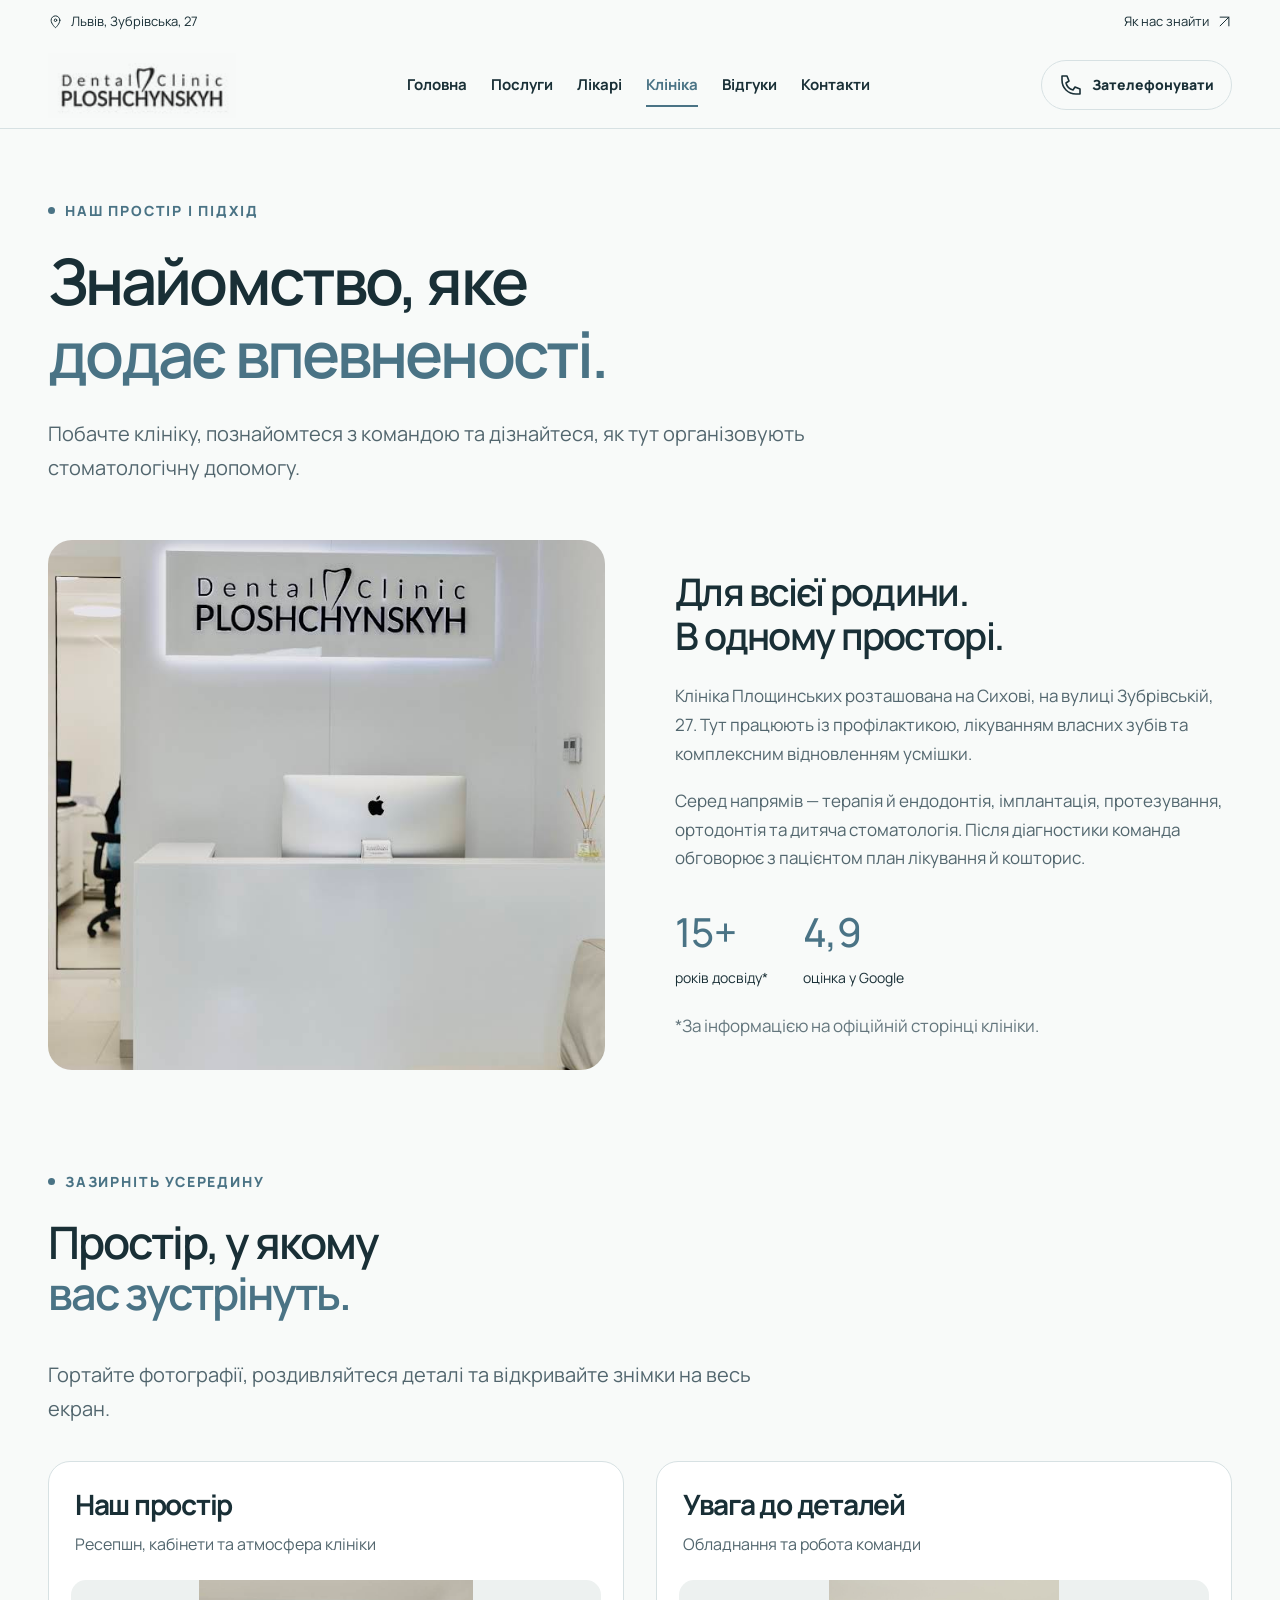
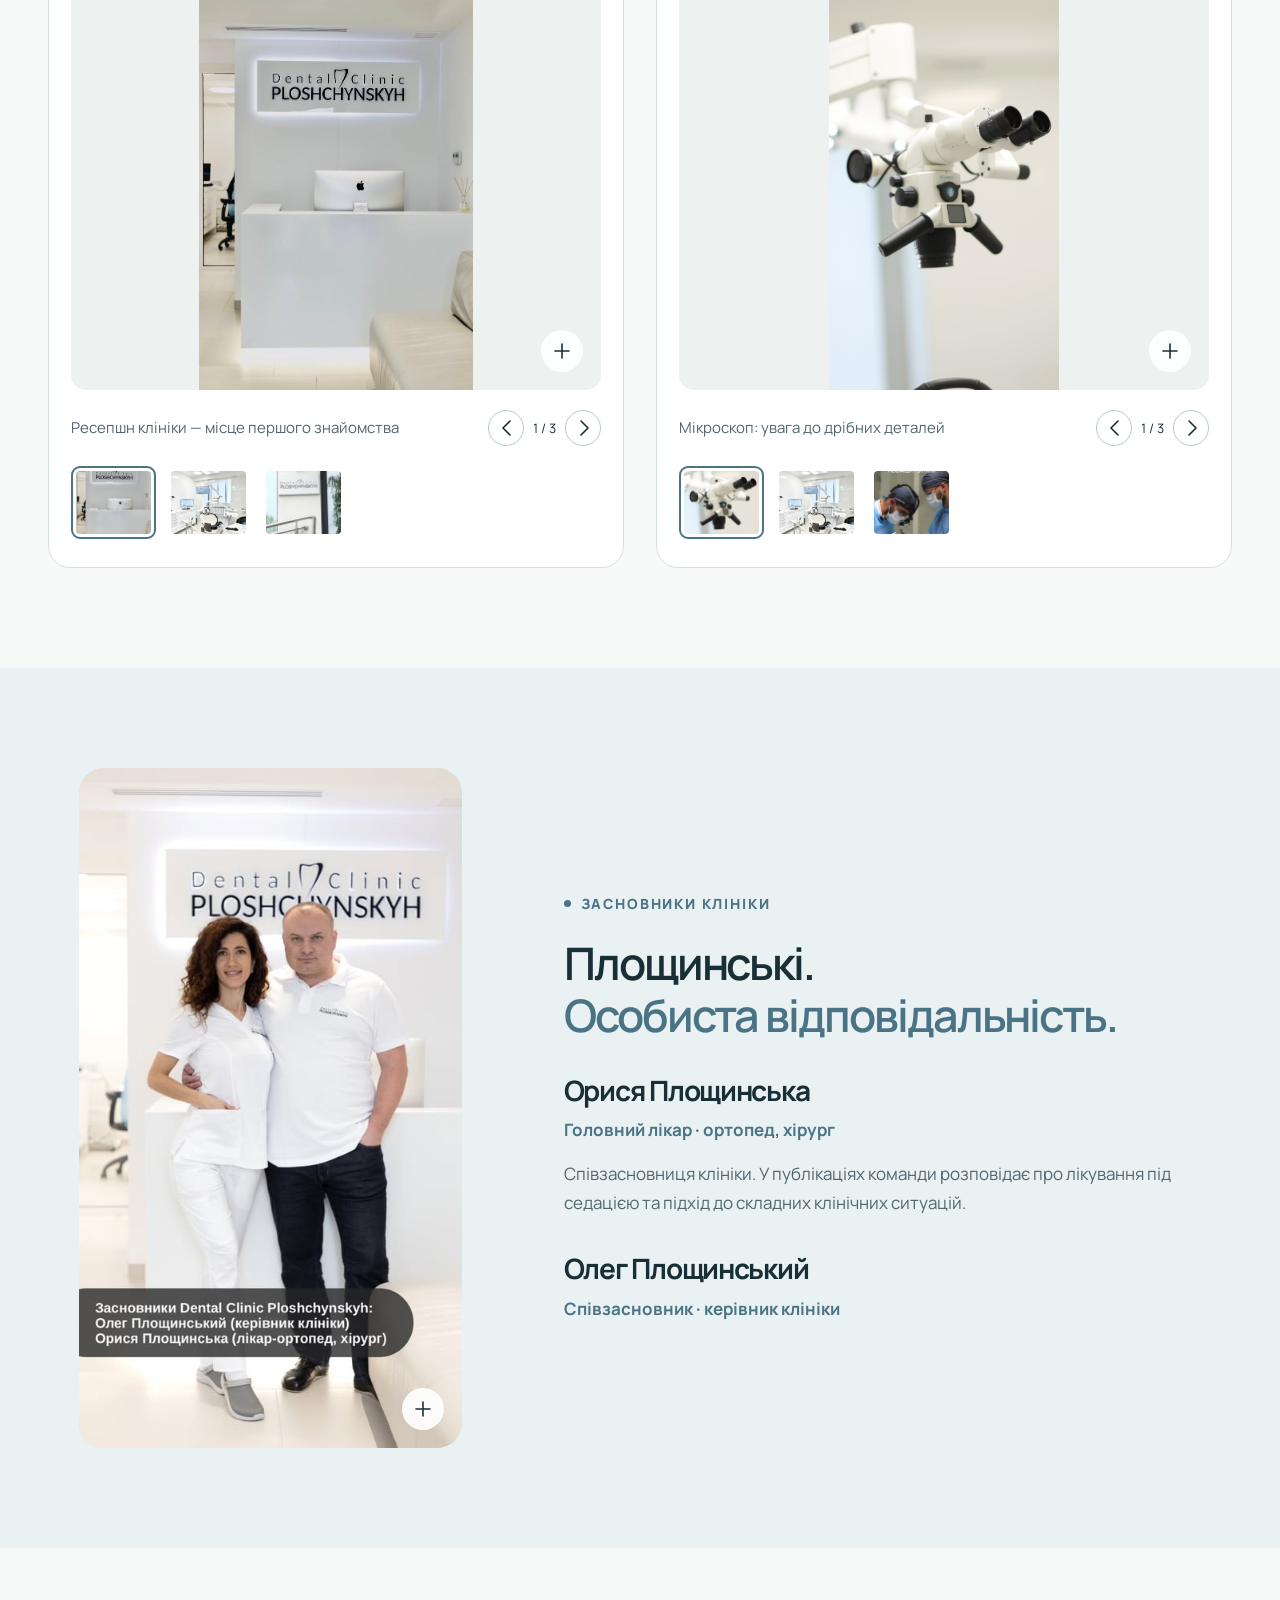
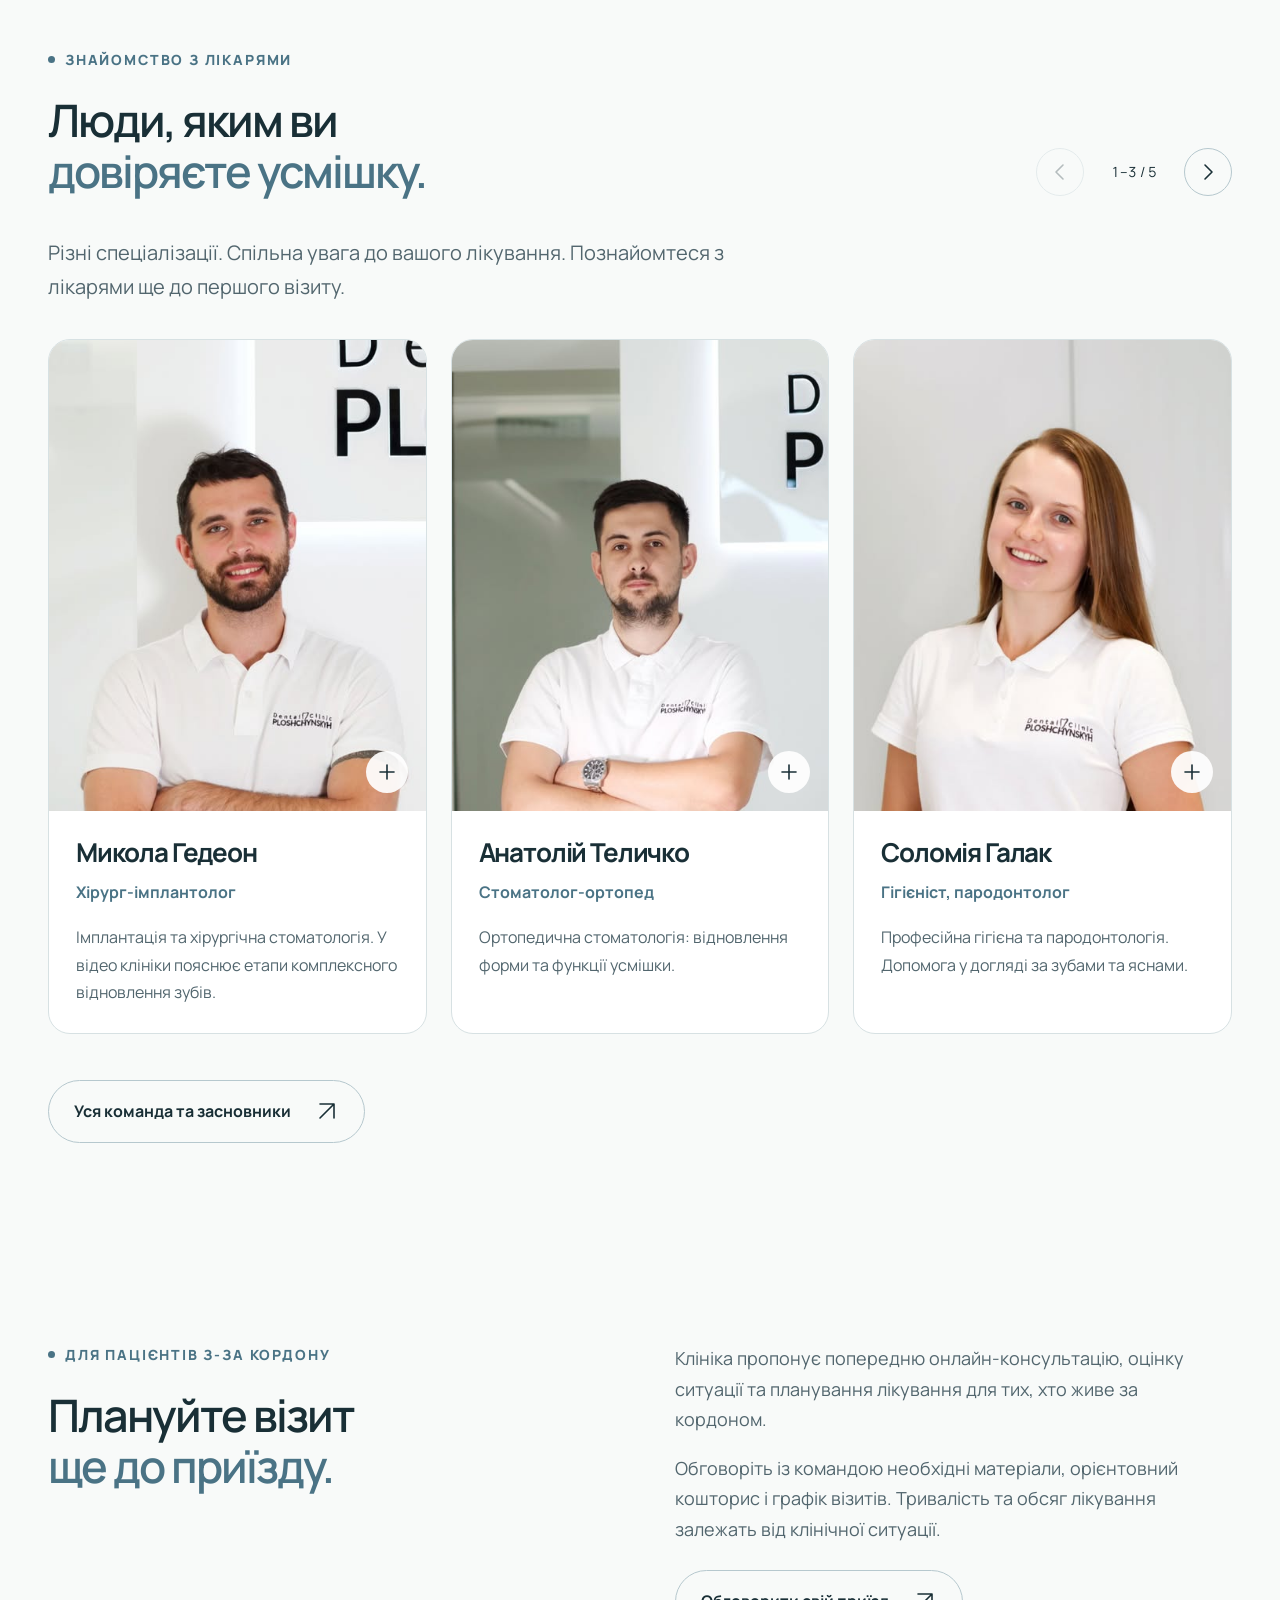
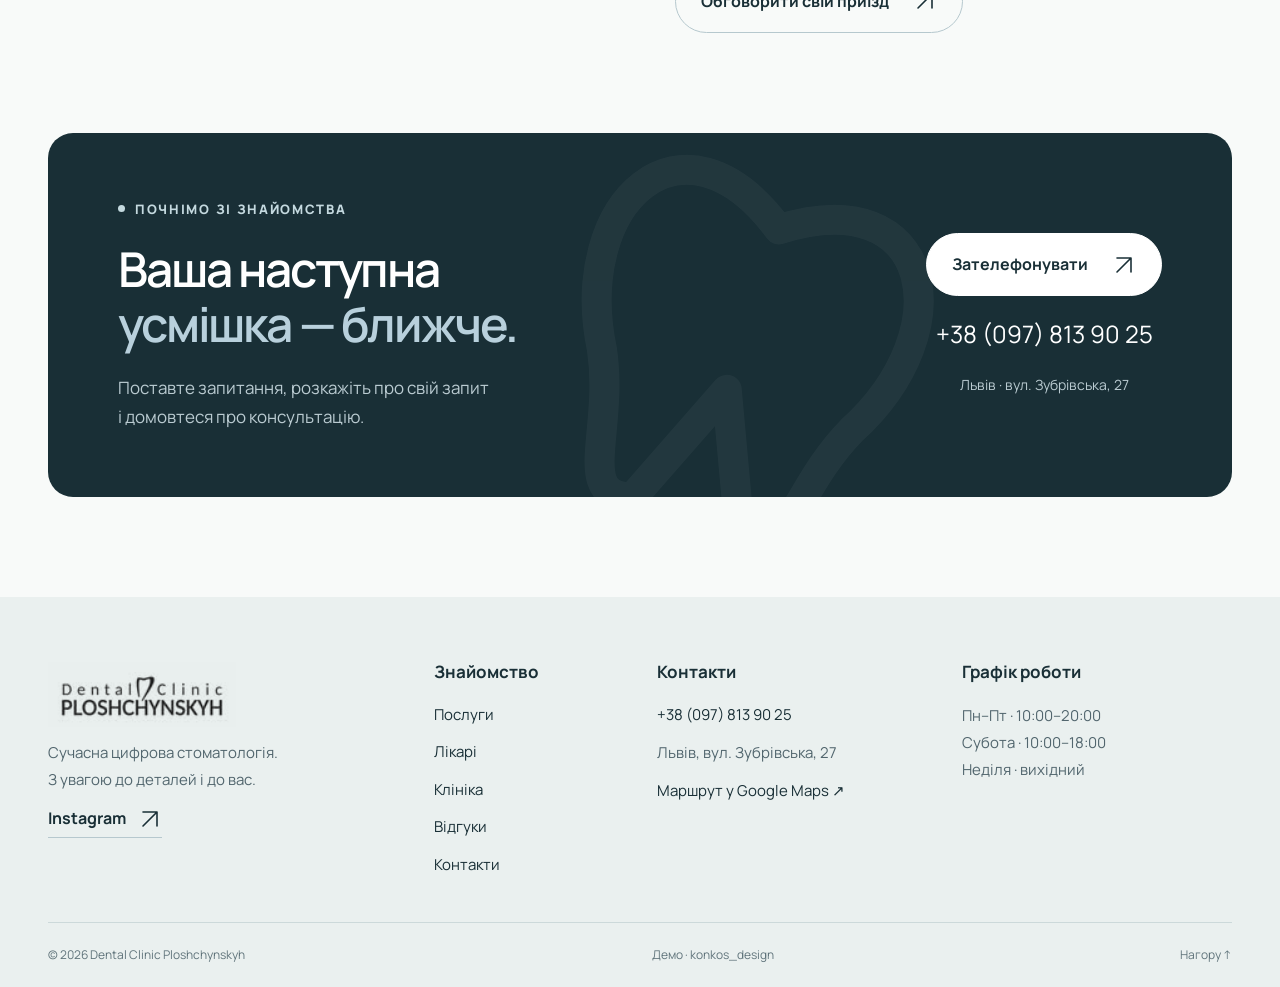
<file: clinic.html>
<!doctype html><html lang="uk"><head><meta charset="utf-8"><meta name="viewport" content="width=device-width,initial-scale=1"><meta name="robots" content="noindex, nofollow"><title>Про клініку — Dental Clinic Ploshchynskyh</title><meta name="description" content="Стоматологічна клініка Площинських у Львові: лікарі, напрями лікування, фотографії клініки й реальні відгуки. Зубрівська, 27."><meta property="og:title" content="Про клініку — Dental Clinic Ploshchynskyh"><meta property="og:description" content="Сучасна стоматологія для всієї родини. Львів, Зубрівська, 27."><meta property="og:image" content="https://ploshchynskyh-dental.toastytick16.chatgpt.site/img/a59270a5ecf73e44.jpg"><meta property="og:url" content="https://ploshchynskyh-dental.toastytick16.chatgpt.site/clinic.html"><meta name="twitter:card" content="summary_large_image"><link rel="icon" href="img/46915147395a34c7.jpg"><link rel="stylesheet" href="style.css"><script src="content-data.js" defer></script><script src="app.js" defer></script></head><body><a href="#main" class="skip-link">Перейти до вмісту</a><div class="topbar wrap"><span><svg class="icon " viewBox="0 0 24 24" fill="none" stroke="currentColor" stroke-width="1.6" stroke-linecap="round" stroke-linejoin="round" aria-hidden="true"><path d="M19 10c0 6-7 12-7 12S5 16 5 10a7 7 0 1 1 14 0Z"/><circle cx="12" cy="10" r="2"/></svg> Львів, Зубрівська, 27</span><a href="https://maps.app.goo.gl/xpnyEQBTFQje6oFD6" target="_blank" rel="noopener">Як нас знайти <svg class="icon " viewBox="0 0 24 24" fill="none" stroke="currentColor" stroke-width="1.6" stroke-linecap="round" stroke-linejoin="round" aria-hidden="true"><path d="M5 19 19 5M5 5h14v14"/></svg></a></div><header class="site-header"><div class="header-inner wrap"><a class="brand" href="index.html" aria-label="Dental Clinic Ploshchynskyh — головна"><img src="img/46915147395a34c7.jpg" alt="Dental Clinic Ploshchynskyh" width="150" height="150"></a><nav id="main-nav" aria-label="Основна навігація"><a href="index.html" >Головна</a><a href="services.html" >Послуги</a><a href="doctors.html" >Лікарі</a><a href="clinic.html" aria-current="page">Клініка</a><a href="reviews.html" >Відгуки</a><a href="contacts.html" >Контакти</a></nav><a class="header-call" aria-label="Зателефонувати клініці" href="tel:+380978139025"><svg class="icon " viewBox="0 0 24 24" fill="none" stroke="currentColor" stroke-width="1.6" stroke-linecap="round" stroke-linejoin="round" aria-hidden="true"><path d="M5 3H3v4c0 8 6 14 14 14h4v-5l-5-2-2 3c-4-1-6-3-7-7l3-2-2-5Z"/></svg><span>Зателефонувати</span></a><button class="menu-toggle" aria-label="Відкрити меню" aria-expanded="false" aria-controls="main-nav"><span></span><span></span></button></div></header><main id="main"><section class="page-intro wrap"><p class="eyebrow"><i></i>Наш простір і підхід</p><h1>Знайомство, яке<br><em>додає впевненості.</em></h1><p>Побачте клініку, познайомтеся з командою та дізнайтеся, як тут організовують стоматологічну допомогу.</p></section><section class="wrap clinic-intro-grid"><div class="clinic-intro-photo"><img src="img/room-reception.jpg" alt="Ресепшн клініки — місце першого знайомства" class="" fetchpriority="high"></div><div class="clinic-intro-copy"><h2>Для всієї родини.<br>В одному просторі.</h2><p>Клініка Площинських розташована на Сихові, на вулиці Зубрівській, 27. Тут працюють із профілактикою, лікуванням власних зубів та комплексним відновленням усмішки.</p><p>Серед напрямів — терапія й ендодонтія, імплантація, протезування, ортодонтія та дитяча стоматологія. Після діагностики команда обговорює з пацієнтом план лікування й кошторис.</p><div class="mini-facts"><span><strong>15+</strong> років досвіду*</span><span><strong>4,9</strong> оцінка у Google</span></div><p class="note">*За інформацією на офіційній сторінці клініки.</p></div></section><section class="section wrap"><div class="section-heading"><div><p class="eyebrow"><i></i>Зазирніть усередину</p><h2>Простір, у якому<br><em>вас зустрінуть.</em></h2></div></div><p class="section-lead">Гортайте фотографії, роздивляйтеся деталі та відкривайте знімки на весь екран.</p><div class="galleries"><article class="gallery" data-gallery="space"><div class="gallery-heading"><h3>Наш простір</h3><p>Ресепшн, кабінети та атмосфера клініки</p></div><button class="gallery-main" data-lightbox="space" data-index="0" aria-label="Відкрити галерею Наш простір"><img src="img/room-reception.jpg" alt="Ресепшн клініки — місце першого знайомства" class="" loading="lazy"><span class="photo-zoom"><svg class="icon " viewBox="0 0 24 24" fill="none" stroke="currentColor" stroke-width="1.6" stroke-linecap="round" stroke-linejoin="round" aria-hidden="true"><path d="M5 12h14"/><path class="plus-vertical" d="M12 5v14"/></svg></span></button><div class="gallery-bottom"><p data-caption>Ресепшн клініки — місце першого знайомства</p><div class="gallery-controls"><button class="circle-button" data-gallery-prev aria-label="Наш простір: попереднє фото"><svg class="icon " viewBox="0 0 24 24" fill="none" stroke="currentColor" stroke-width="1.6" stroke-linecap="round" stroke-linejoin="round" aria-hidden="true"><path d="m15 5-7 7 7 7"/></svg></button><span data-gallery-count>1 / 3</span><button class="circle-button" data-gallery-next aria-label="Наш простір: наступне фото"><svg class="icon " viewBox="0 0 24 24" fill="none" stroke="currentColor" stroke-width="1.6" stroke-linecap="round" stroke-linejoin="round" aria-hidden="true"><path d="m9 5 7 7-7 7"/></svg></button></div></div><div class="gallery-thumbs"><button class="selected" data-gallery-thumb="0" aria-label="Наш простір, фото 1: Ресепшн клініки — місце першого знайомства" aria-pressed="true"><img src="img/room-reception.jpg" alt="Ресепшн клініки — місце першого знайомства" class="" loading="lazy"></button><button class="" data-gallery-thumb="1" aria-label="Наш простір, фото 2: Стоматологічний кабінет та обладнання" aria-pressed="false"><img src="img/room-cabinet.jpg" alt="Стоматологічний кабінет та обладнання" class="" loading="lazy"></button><button class="" data-gallery-thumb="2" aria-label="Наш простір, фото 3: Вхід до клініки · Зубрівська, 27" aria-pressed="false"><img src="img/a59270a5ecf73e44.jpg" alt="Вхід до клініки · Зубрівська, 27" class="" loading="lazy"></button></div></article><article class="gallery" data-gallery="equipment"><div class="gallery-heading"><h3>Увага до деталей</h3><p>Обладнання та робота команди</p></div><button class="gallery-main" data-lightbox="equipment" data-index="0" aria-label="Відкрити галерею Увага до деталей"><img src="img/091197e8f0f9b1b7.jpg" alt="Мікроскоп: увага до дрібних деталей" class="" loading="lazy"><span class="photo-zoom"><svg class="icon " viewBox="0 0 24 24" fill="none" stroke="currentColor" stroke-width="1.6" stroke-linecap="round" stroke-linejoin="round" aria-hidden="true"><path d="M5 12h14"/><path class="plus-vertical" d="M12 5v14"/></svg></span></button><div class="gallery-bottom"><p data-caption>Мікроскоп: увага до дрібних деталей</p><div class="gallery-controls"><button class="circle-button" data-gallery-prev aria-label="Увага до деталей: попереднє фото"><svg class="icon " viewBox="0 0 24 24" fill="none" stroke="currentColor" stroke-width="1.6" stroke-linecap="round" stroke-linejoin="round" aria-hidden="true"><path d="m15 5-7 7 7 7"/></svg></button><span data-gallery-count>1 / 3</span><button class="circle-button" data-gallery-next aria-label="Увага до деталей: наступне фото"><svg class="icon " viewBox="0 0 24 24" fill="none" stroke="currentColor" stroke-width="1.6" stroke-linecap="round" stroke-linejoin="round" aria-hidden="true"><path d="m9 5 7 7-7 7"/></svg></button></div></div><div class="gallery-thumbs"><button class="selected" data-gallery-thumb="0" aria-label="Увага до деталей, фото 1: Мікроскоп: увага до дрібних деталей" aria-pressed="true"><img src="img/091197e8f0f9b1b7.jpg" alt="Мікроскоп: увага до дрібних деталей" class="" loading="lazy"></button><button class="" data-gallery-thumb="1" aria-label="Увага до деталей, фото 2: Стоматологічний кабінет та обладнання" aria-pressed="false"><img src="img/room-cabinet.jpg" alt="Стоматологічний кабінет та обладнання" class="" loading="lazy"></button><button class="" data-gallery-thumb="2" aria-label="Увага до деталей, фото 3: Команда під час імплантації · фото з Instagram клініки" aria-pressed="false"><img src="img/032ef82ef6a46b68.jpg" alt="Команда під час імплантації · фото з Instagram клініки" class="" loading="lazy"></button></div></article></div></section><section class="founders-section section"><div class="wrap founders-grid"><button class="founders-photo" data-lightbox="founders" data-index="0" aria-label="Збільшити фото засновників"><img src="img/3d894b9f1eda5430.jpg" alt="Орися та Олег Площинські — засновники клініки" class="" loading="lazy"><span class="photo-zoom"><svg class="icon " viewBox="0 0 24 24" fill="none" stroke="currentColor" stroke-width="1.6" stroke-linecap="round" stroke-linejoin="round" aria-hidden="true"><path d="M5 12h14"/><path class="plus-vertical" d="M12 5v14"/></svg></span></button><div><p class="eyebrow"><i></i>Засновники клініки</p><h2>Площинські.<br><em>Особиста відповідальність.</em></h2><div class="founder-profile"><h3>Орися Площинська</h3><p class="role">Головний лікар · ортопед, хірург</p><p>Співзасновниця клініки. У публікаціях команди розповідає про лікування під седацією та підхід до складних клінічних ситуацій.</p></div><div class="founder-profile"><h3>Олег Площинський</h3><p class="role">Співзасновник · керівник клініки</p></div><a href="https://www.instagram.com/dental_clinic_ploshchynskyh/stories/" class="text-link" hidden>Instagram</a></div></div></section><section class="section wrap" data-carousel="Команда"><div class="section-heading"><div><p class="eyebrow"><i></i>Знайомство з лікарями</p><h2>Люди, яким ви<br><em>довіряєте усмішку.</em></h2></div><div class="carousel-controls"><button type="button" class="circle-button" data-prev aria-label="Команда: попередній"><svg class="icon " viewBox="0 0 24 24" fill="none" stroke="currentColor" stroke-width="1.6" stroke-linecap="round" stroke-linejoin="round" aria-hidden="true"><path d="m15 5-7 7 7 7"/></svg></button><span class="carousel-position" aria-live="polite"></span><button type="button" class="circle-button" data-next aria-label="Команда: наступний"><svg class="icon " viewBox="0 0 24 24" fill="none" stroke="currentColor" stroke-width="1.6" stroke-linecap="round" stroke-linejoin="round" aria-hidden="true"><path d="m9 5 7 7-7 7"/></svg></button></div></div><p class="section-lead">Різні спеціалізації. Спільна увага до вашого лікування. Познайомтеся з лікарями ще до першого візиту.</p><div class="carousel-track team-track" tabindex="0" aria-label="Карусель лікарів"><article class="doctor-card"><button class="doctor-photo" data-lightbox="team" data-index="0" aria-label="Збільшити портрет: Микола Гедеон"><img src="img/2b9856d6a493ddaa.jpg" alt="Микола Гедеон" class="" loading="lazy"><span class="photo-zoom"><svg class="icon " viewBox="0 0 24 24" fill="none" stroke="currentColor" stroke-width="1.6" stroke-linecap="round" stroke-linejoin="round" aria-hidden="true"><path d="M5 12h14"/><path class="plus-vertical" d="M12 5v14"/></svg></span></button><div class="doctor-info"><h3>Микола Гедеон</h3><p class="doctor-role">Хірург-імплантолог</p><p>Імплантація та хірургічна стоматологія. У відео клініки пояснює етапи комплексного відновлення зубів.</p></div></article><article class="doctor-card"><button class="doctor-photo" data-lightbox="team" data-index="1" aria-label="Збільшити портрет: Анатолій Теличко"><img src="img/4d730e3c0208b0af.jpg" alt="Анатолій Теличко" class="" loading="lazy"><span class="photo-zoom"><svg class="icon " viewBox="0 0 24 24" fill="none" stroke="currentColor" stroke-width="1.6" stroke-linecap="round" stroke-linejoin="round" aria-hidden="true"><path d="M5 12h14"/><path class="plus-vertical" d="M12 5v14"/></svg></span></button><div class="doctor-info"><h3>Анатолій Теличко</h3><p class="doctor-role">Стоматолог-ортопед</p><p>Ортопедична стоматологія: відновлення форми та функції усмішки.</p></div></article><article class="doctor-card"><button class="doctor-photo" data-lightbox="team" data-index="2" aria-label="Збільшити портрет: Соломія Галак"><img src="img/87cef495cf07971f.jpg" alt="Соломія Галак" class="" loading="lazy"><span class="photo-zoom"><svg class="icon " viewBox="0 0 24 24" fill="none" stroke="currentColor" stroke-width="1.6" stroke-linecap="round" stroke-linejoin="round" aria-hidden="true"><path d="M5 12h14"/><path class="plus-vertical" d="M12 5v14"/></svg></span></button><div class="doctor-info"><h3>Соломія Галак</h3><p class="doctor-role">Гігієніст, пародонтолог</p><p>Професійна гігієна та пародонтологія. Допомога у догляді за зубами та яснами.</p></div></article><article class="doctor-card"><button class="doctor-photo" data-lightbox="team" data-index="3" aria-label="Збільшити портрет: Галина Мамочка"><img src="img/33281d7344c62b1e.jpg" alt="Галина Мамочка" class="" loading="lazy"><span class="photo-zoom"><svg class="icon " viewBox="0 0 24 24" fill="none" stroke="currentColor" stroke-width="1.6" stroke-linecap="round" stroke-linejoin="round" aria-hidden="true"><path d="M5 12h14"/><path class="plus-vertical" d="M12 5v14"/></svg></span></button><div class="doctor-info"><h3>Галина Мамочка</h3><p class="doctor-role">Терапевт, реставратор</p><p>Терапевтична стоматологія та реставрації. Пацієнти також відзначають її роботу з дітьми.</p></div></article><article class="doctor-card"><button class="doctor-photo" data-lightbox="team" data-index="4" aria-label="Збільшити портрет: Наталя Кульчицька"><img src="img/2563d3d6a6f853ad.jpg" alt="Наталя Кульчицька" class="" loading="lazy"><span class="photo-zoom"><svg class="icon " viewBox="0 0 24 24" fill="none" stroke="currentColor" stroke-width="1.6" stroke-linecap="round" stroke-linejoin="round" aria-hidden="true"><path d="M5 12h14"/><path class="plus-vertical" d="M12 5v14"/></svg></span></button><div class="doctor-info"><h3>Наталя Кульчицька</h3><p class="doctor-role">Терапевт, ендодонтист</p><p>Терапевтичне й ендодонтичне лікування. У матеріалах клініки представлені її естетичні реставрації.</p></div></article></div><div class="section-bottom"><a class="button secondary" href="doctors.html"><span>Уся команда та засновники</span><svg class="icon " viewBox="0 0 24 24" fill="none" stroke="currentColor" stroke-width="1.6" stroke-linecap="round" stroke-linejoin="round" aria-hidden="true"><path d="M5 19 19 5M5 5h14v14"/></svg></a></div></section><section class="section wrap abroad-section"><div><p class="eyebrow"><i></i>Для пацієнтів з-за кордону</p><h2>Плануйте візит<br><em>ще до приїзду.</em></h2></div><div><p>Клініка пропонує попередню онлайн-консультацію, оцінку ситуації та планування лікування для тих, хто живе за кордоном.</p><p>Обговоріть із командою необхідні матеріали, орієнтовний кошторис і графік візитів. Тривалість та обсяг лікування залежать від клінічної ситуації.</p><a class="button secondary" href="tel:+380978139025"><span>Обговорити свій приїзд</span><svg class="icon " viewBox="0 0 24 24" fill="none" stroke="currentColor" stroke-width="1.6" stroke-linecap="round" stroke-linejoin="round" aria-hidden="true"><path d="M5 19 19 5M5 5h14v14"/></svg></a></div></section><section class="cta wrap"><div class="cta-mark" aria-hidden="true"><svg class="icon " viewBox="0 0 24 24" fill="none" stroke="currentColor" stroke-width="1.6" stroke-linecap="round" stroke-linejoin="round" aria-hidden="true"><path d="M12 5C5 0 1 7 5 14c2 4 1 8 4 7l3-7 3 7c3 1 2-3 4-7C23 7 19 0 12 5Z"/></svg></div><div><p class="eyebrow"><i></i>Почнімо зі знайомства</p><h2>Ваша наступна<br><em>усмішка — ближче.</em></h2><p>Поставте запитання, розкажіть про свій запит<br>і домовтеся про консультацію.</p></div><div class="cta-contact"><a class="button white" href="tel:+380978139025"><span>Зателефонувати</span><svg class="icon " viewBox="0 0 24 24" fill="none" stroke="currentColor" stroke-width="1.6" stroke-linecap="round" stroke-linejoin="round" aria-hidden="true"><path d="M5 19 19 5M5 5h14v14"/></svg></a><a class="cta-phone" href="tel:+380978139025">+38 (097) 813 90 25</a><span>Львів · вул. Зубрівська, 27</span></div></section></main><footer class="footer"><div class="wrap footer-grid"><div><a class="brand footer-logo" href="index.html" aria-label="Dental Clinic Ploshchynskyh — головна"><img src="img/46915147395a34c7.jpg" alt="Dental Clinic Ploshchynskyh" width="150" height="150"></a><p>Сучасна цифрова стоматологія.<br>З увагою до деталей і до вас.</p><a class="text-link" href="https://www.instagram.com/dental_clinic_ploshchynskyh/" target="_blank" rel="noopener">Instagram <svg class="icon " viewBox="0 0 24 24" fill="none" stroke="currentColor" stroke-width="1.6" stroke-linecap="round" stroke-linejoin="round" aria-hidden="true"><path d="M5 19 19 5M5 5h14v14"/></svg></a></div><div><h3>Знайомство</h3><a href="services.html">Послуги</a><a href="doctors.html">Лікарі</a><a href="clinic.html">Клініка</a><a href="reviews.html">Відгуки</a><a href="contacts.html">Контакти</a></div><div><h3>Контакти</h3><a href="tel:+380978139025">+38 (097) 813 90 25</a><p>Львів, вул. Зубрівська, 27</p><a href="https://maps.app.goo.gl/xpnyEQBTFQje6oFD6" target="_blank" rel="noopener">Маршрут у Google Maps ↗</a></div><div><h3>Графік роботи</h3><p>Пн–Пт · 10:00–20:00<br>Субота · 10:00–18:00<br>Неділя · вихідний</p></div></div><div class="wrap footer-bottom"><span>© 2026 Dental Clinic Ploshchynskyh</span><span>Демо · konkos_design</span><a href="#main">Нагору ↑</a></div></footer><a class="mobile-call" href="tel:+380978139025"><svg class="icon " viewBox="0 0 24 24" fill="none" stroke="currentColor" stroke-width="1.6" stroke-linecap="round" stroke-linejoin="round" aria-hidden="true"><path d="M5 3H3v4c0 8 6 14 14 14h4v-5l-5-2-2 3c-4-1-6-3-7-7l3-2-2-5Z"/></svg> Зателефонувати клініці <svg class="icon " viewBox="0 0 24 24" fill="none" stroke="currentColor" stroke-width="1.6" stroke-linecap="round" stroke-linejoin="round" aria-hidden="true"><path d="M5 19 19 5M5 5h14v14"/></svg></a><dialog id="lightbox" aria-labelledby="lightbox-caption"><button class="lightbox-close circle-button" aria-label="Закрити галерею"><svg class="icon " viewBox="0 0 24 24" fill="none" stroke="currentColor" stroke-width="1.6" stroke-linecap="round" stroke-linejoin="round" aria-hidden="true"><path d="m6 6 12 12M18 6 6 18"/></svg></button><div class="lightbox-stage"><button class="circle-button lightbox-prev" aria-label="Попереднє фото"><svg class="icon " viewBox="0 0 24 24" fill="none" stroke="currentColor" stroke-width="1.6" stroke-linecap="round" stroke-linejoin="round" aria-hidden="true"><path d="m15 5-7 7 7 7"/></svg></button><img alt=""><button class="circle-button lightbox-next" aria-label="Наступне фото"><svg class="icon " viewBox="0 0 24 24" fill="none" stroke="currentColor" stroke-width="1.6" stroke-linecap="round" stroke-linejoin="round" aria-hidden="true"><path d="m9 5 7 7-7 7"/></svg></button></div><div class="lightbox-footer"><p id="lightbox-caption"></p><span id="lightbox-count" aria-live="polite"></span></div></dialog></body></html>
</file>
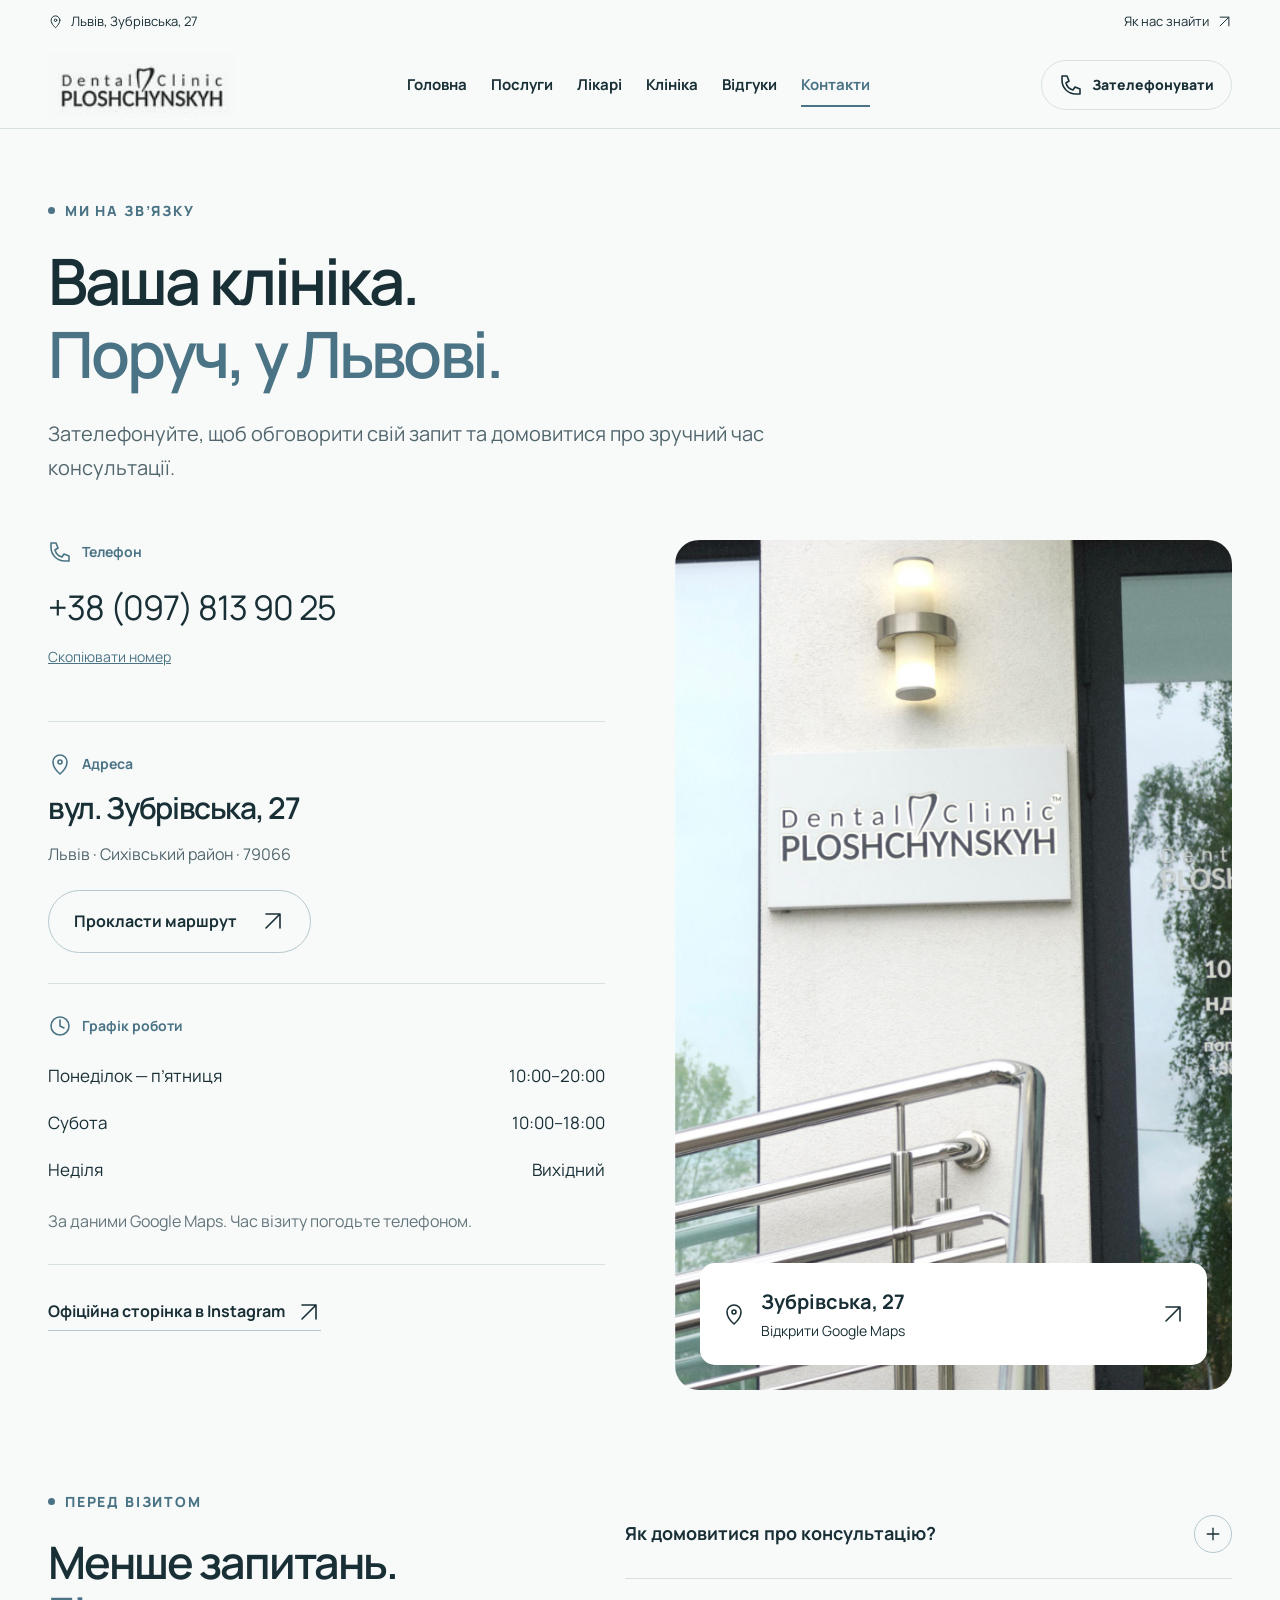
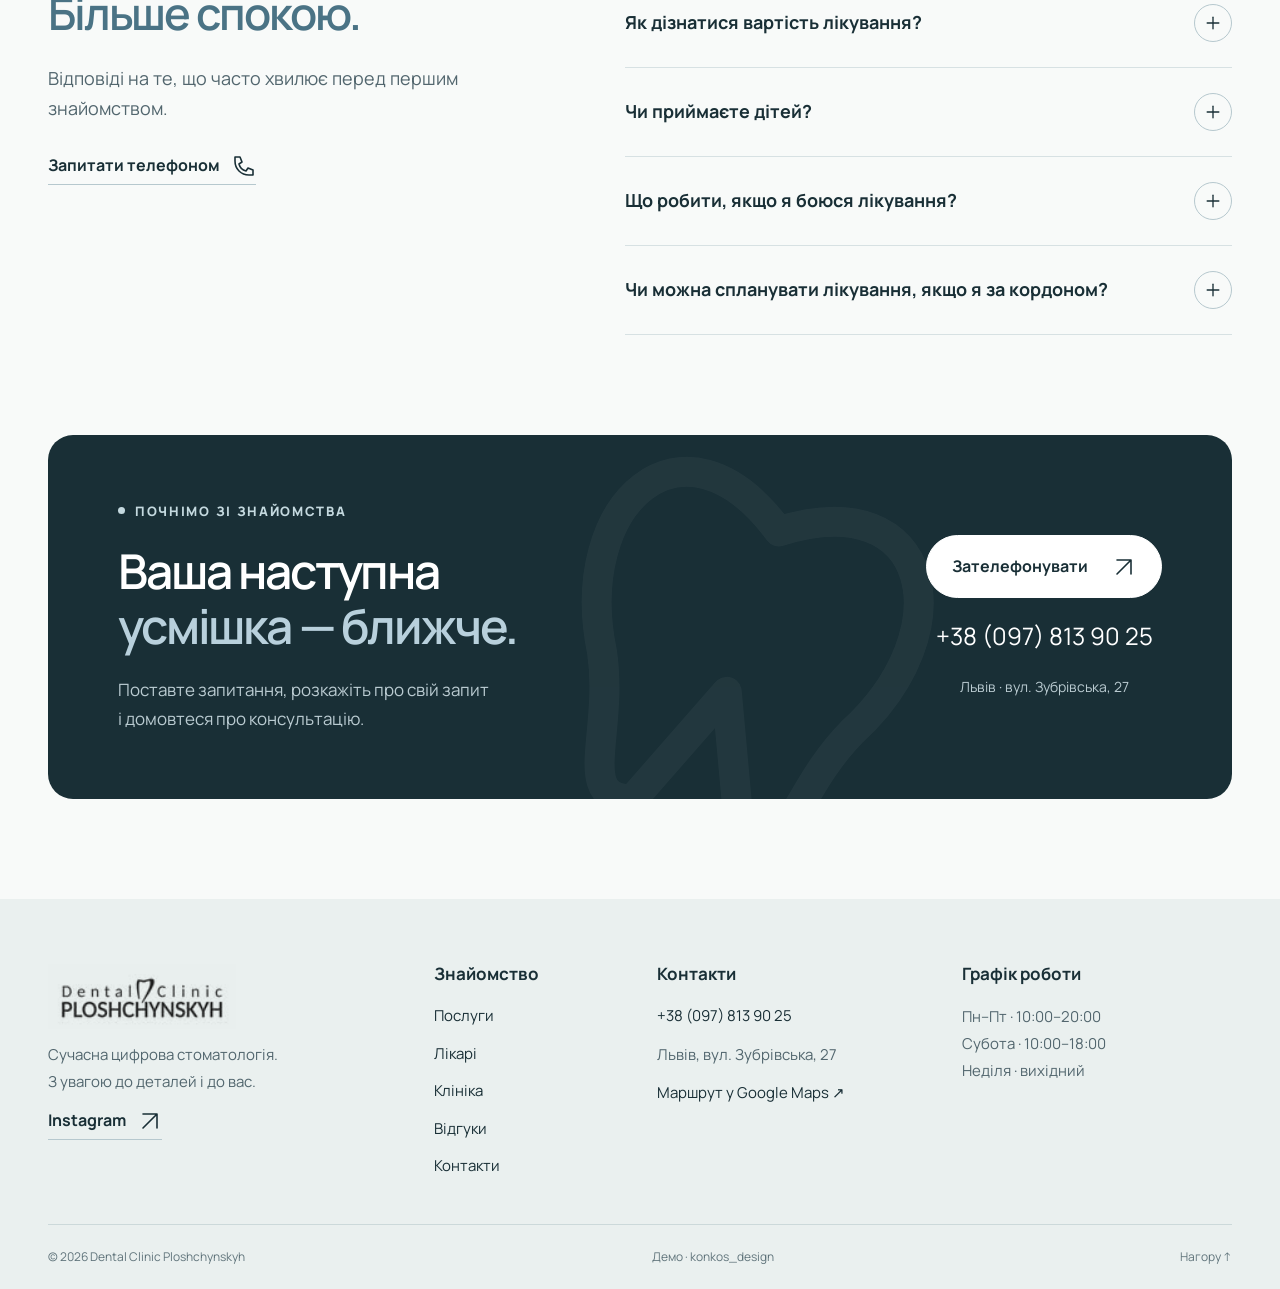
<file: contacts.html>
<!doctype html><html lang="uk"><head><meta charset="utf-8"><meta name="viewport" content="width=device-width,initial-scale=1"><meta name="robots" content="noindex, nofollow"><title>Контакти — Dental Clinic Ploshchynskyh</title><meta name="description" content="Стоматологічна клініка Площинських у Львові: лікарі, напрями лікування, фотографії клініки й реальні відгуки. Зубрівська, 27."><meta property="og:title" content="Контакти — Dental Clinic Ploshchynskyh"><meta property="og:description" content="Сучасна стоматологія для всієї родини. Львів, Зубрівська, 27."><meta property="og:image" content="https://ploshchynskyh-dental.toastytick16.chatgpt.site/img/a59270a5ecf73e44.jpg"><meta property="og:url" content="https://ploshchynskyh-dental.toastytick16.chatgpt.site/contacts.html"><meta name="twitter:card" content="summary_large_image"><link rel="icon" href="img/46915147395a34c7.jpg"><link rel="stylesheet" href="style.css"><script src="content-data.js" defer></script><script src="app.js" defer></script></head><body><a href="#main" class="skip-link">Перейти до вмісту</a><div class="topbar wrap"><span><svg class="icon " viewBox="0 0 24 24" fill="none" stroke="currentColor" stroke-width="1.6" stroke-linecap="round" stroke-linejoin="round" aria-hidden="true"><path d="M19 10c0 6-7 12-7 12S5 16 5 10a7 7 0 1 1 14 0Z"/><circle cx="12" cy="10" r="2"/></svg> Львів, Зубрівська, 27</span><a href="https://maps.app.goo.gl/xpnyEQBTFQje6oFD6" target="_blank" rel="noopener">Як нас знайти <svg class="icon " viewBox="0 0 24 24" fill="none" stroke="currentColor" stroke-width="1.6" stroke-linecap="round" stroke-linejoin="round" aria-hidden="true"><path d="M5 19 19 5M5 5h14v14"/></svg></a></div><header class="site-header"><div class="header-inner wrap"><a class="brand" href="index.html" aria-label="Dental Clinic Ploshchynskyh — головна"><img src="img/46915147395a34c7.jpg" alt="Dental Clinic Ploshchynskyh" width="150" height="150"></a><nav id="main-nav" aria-label="Основна навігація"><a href="index.html" >Головна</a><a href="services.html" >Послуги</a><a href="doctors.html" >Лікарі</a><a href="clinic.html" >Клініка</a><a href="reviews.html" >Відгуки</a><a href="contacts.html" aria-current="page">Контакти</a></nav><a class="header-call" aria-label="Зателефонувати клініці" href="tel:+380978139025"><svg class="icon " viewBox="0 0 24 24" fill="none" stroke="currentColor" stroke-width="1.6" stroke-linecap="round" stroke-linejoin="round" aria-hidden="true"><path d="M5 3H3v4c0 8 6 14 14 14h4v-5l-5-2-2 3c-4-1-6-3-7-7l3-2-2-5Z"/></svg><span>Зателефонувати</span></a><button class="menu-toggle" aria-label="Відкрити меню" aria-expanded="false" aria-controls="main-nav"><span></span><span></span></button></div></header><main id="main"><section class="page-intro wrap"><p class="eyebrow"><i></i>Ми на зв’язку</p><h1>Ваша клініка.<br><em>Поруч, у Львові.</em></h1><p>Зателефонуйте, щоб обговорити свій запит та домовитися про зручний час консультації.</p></section><section class="wrap contact-grid"><div class="contact-details"><div class="contact-block"><span class="contact-label"><svg class="icon " viewBox="0 0 24 24" fill="none" stroke="currentColor" stroke-width="1.6" stroke-linecap="round" stroke-linejoin="round" aria-hidden="true"><path d="M5 3H3v4c0 8 6 14 14 14h4v-5l-5-2-2 3c-4-1-6-3-7-7l3-2-2-5Z"/></svg>Телефон</span><a class="big-phone" href="tel:+380978139025">+38 (097) 813 90 25</a><button class="copy-button" data-copy="+380978139025">Скопіювати номер</button><p class="copy-status" aria-live="polite"></p></div><div class="contact-block"><span class="contact-label"><svg class="icon " viewBox="0 0 24 24" fill="none" stroke="currentColor" stroke-width="1.6" stroke-linecap="round" stroke-linejoin="round" aria-hidden="true"><path d="M19 10c0 6-7 12-7 12S5 16 5 10a7 7 0 1 1 14 0Z"/><circle cx="12" cy="10" r="2"/></svg>Адреса</span><h2>вул. Зубрівська, 27</h2><p>Львів · Сихівський район · 79066</p><a class="button secondary" href="https://maps.app.goo.gl/xpnyEQBTFQje6oFD6"><span>Прокласти маршрут</span><svg class="icon " viewBox="0 0 24 24" fill="none" stroke="currentColor" stroke-width="1.6" stroke-linecap="round" stroke-linejoin="round" aria-hidden="true"><path d="M5 19 19 5M5 5h14v14"/></svg></a></div><div class="contact-block"><span class="contact-label"><svg class="icon " viewBox="0 0 24 24" fill="none" stroke="currentColor" stroke-width="1.6" stroke-linecap="round" stroke-linejoin="round" aria-hidden="true"><circle cx="12" cy="12" r="9"/><path d="M12 6v6l4 2"/></svg>Графік роботи</span><dl class="hours"><div><dt>Понеділок — п’ятниця</dt><dd>10:00–20:00</dd></div><div><dt>Субота</dt><dd>10:00–18:00</dd></div><div><dt>Неділя</dt><dd>Вихідний</dd></div></dl><p class="note">За даними Google Maps. Час візиту погодьте телефоном.</p></div><a class="text-link" href="https://www.instagram.com/dental_clinic_ploshchynskyh/" target="_blank" rel="noopener">Офіційна сторінка в Instagram <svg class="icon " viewBox="0 0 24 24" fill="none" stroke="currentColor" stroke-width="1.6" stroke-linecap="round" stroke-linejoin="round" aria-hidden="true"><path d="M5 19 19 5M5 5h14v14"/></svg></a></div><div class="contact-photo"><img src="img/a59270a5ecf73e44.jpg" alt="Вхід до клініки Площинських на Зубрівській, 27" class="" fetchpriority="high"><a href="https://maps.app.goo.gl/xpnyEQBTFQje6oFD6" class="address-card" target="_blank" rel="noopener"><svg class="icon " viewBox="0 0 24 24" fill="none" stroke="currentColor" stroke-width="1.6" stroke-linecap="round" stroke-linejoin="round" aria-hidden="true"><path d="M19 10c0 6-7 12-7 12S5 16 5 10a7 7 0 1 1 14 0Z"/><circle cx="12" cy="10" r="2"/></svg><span><strong>Зубрівська, 27</strong>Відкрити Google Maps</span><svg class="icon " viewBox="0 0 24 24" fill="none" stroke="currentColor" stroke-width="1.6" stroke-linecap="round" stroke-linejoin="round" aria-hidden="true"><path d="M5 19 19 5M5 5h14v14"/></svg></a></div></section><section class="section wrap faq-section"><div><p class="eyebrow"><i></i>Перед візитом</p><h2>Менше запитань.<br><em>Більше спокою.</em></h2><p>Відповіді на те, що часто хвилює перед першим знайомством.</p><a class="text-link" href="tel:+380978139025">Запитати телефоном <svg class="icon " viewBox="0 0 24 24" fill="none" stroke="currentColor" stroke-width="1.6" stroke-linecap="round" stroke-linejoin="round" aria-hidden="true"><path d="M5 3H3v4c0 8 6 14 14 14h4v-5l-5-2-2 3c-4-1-6-3-7-7l3-2-2-5Z"/></svg></a></div><div class="accordion"><div class="accordion-item"><h3><button class="accordion-trigger" aria-expanded="false" aria-controls="faq-0"><span>Як домовитися про консультацію?</span><span class="accordion-icon"><svg class="icon " viewBox="0 0 24 24" fill="none" stroke="currentColor" stroke-width="1.6" stroke-linecap="round" stroke-linejoin="round" aria-hidden="true"><path d="M5 12h14"/><path class="plus-vertical" d="M12 5v14"/></svg></span></button></h3><div class="accordion-panel" id="faq-0" hidden><p>Зателефонуйте за номером +38 (097) 813 90 25. Розкажіть адміністратору про свій запит — вам допоможуть погодити лікаря та зручний час.</p></div></div><div class="accordion-item"><h3><button class="accordion-trigger" aria-expanded="false" aria-controls="faq-1"><span>Як дізнатися вартість лікування?</span><span class="accordion-icon"><svg class="icon " viewBox="0 0 24 24" fill="none" stroke="currentColor" stroke-width="1.6" stroke-linecap="round" stroke-linejoin="round" aria-hidden="true"><path d="M5 12h14"/><path class="plus-vertical" d="M12 5v14"/></svg></span></button></h3><div class="accordion-panel" id="faq-1" hidden><p>Лікар розраховує вартість після огляду та складання плану. Уточнити вартість первинної консультації можна телефоном.</p></div></div><div class="accordion-item"><h3><button class="accordion-trigger" aria-expanded="false" aria-controls="faq-2"><span>Чи приймаєте дітей?</span><span class="accordion-icon"><svg class="icon " viewBox="0 0 24 24" fill="none" stroke="currentColor" stroke-width="1.6" stroke-linecap="round" stroke-linejoin="round" aria-hidden="true"><path d="M5 12h14"/><path class="plus-vertical" d="M12 5v14"/></svg></span></button></h3><div class="accordion-panel" id="faq-2" hidden><p>Так, у клініці є дитяча стоматологія та чекапи для дітей. Під час дзвінка повідомте вік дитини й мету візиту.</p></div></div><div class="accordion-item"><h3><button class="accordion-trigger" aria-expanded="false" aria-controls="faq-3"><span>Що робити, якщо я боюся лікування?</span><span class="accordion-icon"><svg class="icon " viewBox="0 0 24 24" fill="none" stroke="currentColor" stroke-width="1.6" stroke-linecap="round" stroke-linejoin="round" aria-hidden="true"><path d="M5 12h14"/><path class="plus-vertical" d="M12 5v14"/></svg></span></button></h3><div class="accordion-panel" id="faq-3" hidden><p>Розкажіть про хвилювання під час консультації. У клініці також доступне лікування під седацією; можливість такого формату визначає медична команда.</p></div></div><div class="accordion-item"><h3><button class="accordion-trigger" aria-expanded="false" aria-controls="faq-4"><span>Чи можна спланувати лікування, якщо я за кордоном?</span><span class="accordion-icon"><svg class="icon " viewBox="0 0 24 24" fill="none" stroke="currentColor" stroke-width="1.6" stroke-linecap="round" stroke-linejoin="round" aria-hidden="true"><path d="M5 12h14"/><path class="plus-vertical" d="M12 5v14"/></svg></span></button></h3><div class="accordion-panel" id="faq-4" hidden><p>Клініка пропонує попереднє планування для пацієнтів з-за кордону. Зв’яжіться з командою, щоб обговорити вашу ситуацію, необхідні матеріали та можливий графік візитів.</p></div></div></div></section><section class="cta wrap"><div class="cta-mark" aria-hidden="true"><svg class="icon " viewBox="0 0 24 24" fill="none" stroke="currentColor" stroke-width="1.6" stroke-linecap="round" stroke-linejoin="round" aria-hidden="true"><path d="M12 5C5 0 1 7 5 14c2 4 1 8 4 7l3-7 3 7c3 1 2-3 4-7C23 7 19 0 12 5Z"/></svg></div><div><p class="eyebrow"><i></i>Почнімо зі знайомства</p><h2>Ваша наступна<br><em>усмішка — ближче.</em></h2><p>Поставте запитання, розкажіть про свій запит<br>і домовтеся про консультацію.</p></div><div class="cta-contact"><a class="button white" href="tel:+380978139025"><span>Зателефонувати</span><svg class="icon " viewBox="0 0 24 24" fill="none" stroke="currentColor" stroke-width="1.6" stroke-linecap="round" stroke-linejoin="round" aria-hidden="true"><path d="M5 19 19 5M5 5h14v14"/></svg></a><a class="cta-phone" href="tel:+380978139025">+38 (097) 813 90 25</a><span>Львів · вул. Зубрівська, 27</span></div></section></main><footer class="footer"><div class="wrap footer-grid"><div><a class="brand footer-logo" href="index.html" aria-label="Dental Clinic Ploshchynskyh — головна"><img src="img/46915147395a34c7.jpg" alt="Dental Clinic Ploshchynskyh" width="150" height="150"></a><p>Сучасна цифрова стоматологія.<br>З увагою до деталей і до вас.</p><a class="text-link" href="https://www.instagram.com/dental_clinic_ploshchynskyh/" target="_blank" rel="noopener">Instagram <svg class="icon " viewBox="0 0 24 24" fill="none" stroke="currentColor" stroke-width="1.6" stroke-linecap="round" stroke-linejoin="round" aria-hidden="true"><path d="M5 19 19 5M5 5h14v14"/></svg></a></div><div><h3>Знайомство</h3><a href="services.html">Послуги</a><a href="doctors.html">Лікарі</a><a href="clinic.html">Клініка</a><a href="reviews.html">Відгуки</a><a href="contacts.html">Контакти</a></div><div><h3>Контакти</h3><a href="tel:+380978139025">+38 (097) 813 90 25</a><p>Львів, вул. Зубрівська, 27</p><a href="https://maps.app.goo.gl/xpnyEQBTFQje6oFD6" target="_blank" rel="noopener">Маршрут у Google Maps ↗</a></div><div><h3>Графік роботи</h3><p>Пн–Пт · 10:00–20:00<br>Субота · 10:00–18:00<br>Неділя · вихідний</p></div></div><div class="wrap footer-bottom"><span>© 2026 Dental Clinic Ploshchynskyh</span><span>Демо · konkos_design</span><a href="#main">Нагору ↑</a></div></footer><a class="mobile-call" href="tel:+380978139025"><svg class="icon " viewBox="0 0 24 24" fill="none" stroke="currentColor" stroke-width="1.6" stroke-linecap="round" stroke-linejoin="round" aria-hidden="true"><path d="M5 3H3v4c0 8 6 14 14 14h4v-5l-5-2-2 3c-4-1-6-3-7-7l3-2-2-5Z"/></svg> Зателефонувати клініці <svg class="icon " viewBox="0 0 24 24" fill="none" stroke="currentColor" stroke-width="1.6" stroke-linecap="round" stroke-linejoin="round" aria-hidden="true"><path d="M5 19 19 5M5 5h14v14"/></svg></a><dialog id="lightbox" aria-labelledby="lightbox-caption"><button class="lightbox-close circle-button" aria-label="Закрити галерею"><svg class="icon " viewBox="0 0 24 24" fill="none" stroke="currentColor" stroke-width="1.6" stroke-linecap="round" stroke-linejoin="round" aria-hidden="true"><path d="m6 6 12 12M18 6 6 18"/></svg></button><div class="lightbox-stage"><button class="circle-button lightbox-prev" aria-label="Попереднє фото"><svg class="icon " viewBox="0 0 24 24" fill="none" stroke="currentColor" stroke-width="1.6" stroke-linecap="round" stroke-linejoin="round" aria-hidden="true"><path d="m15 5-7 7 7 7"/></svg></button><img alt=""><button class="circle-button lightbox-next" aria-label="Наступне фото"><svg class="icon " viewBox="0 0 24 24" fill="none" stroke="currentColor" stroke-width="1.6" stroke-linecap="round" stroke-linejoin="round" aria-hidden="true"><path d="m9 5 7 7-7 7"/></svg></button></div><div class="lightbox-footer"><p id="lightbox-caption"></p><span id="lightbox-count" aria-live="polite"></span></div></dialog></body></html>
</file>
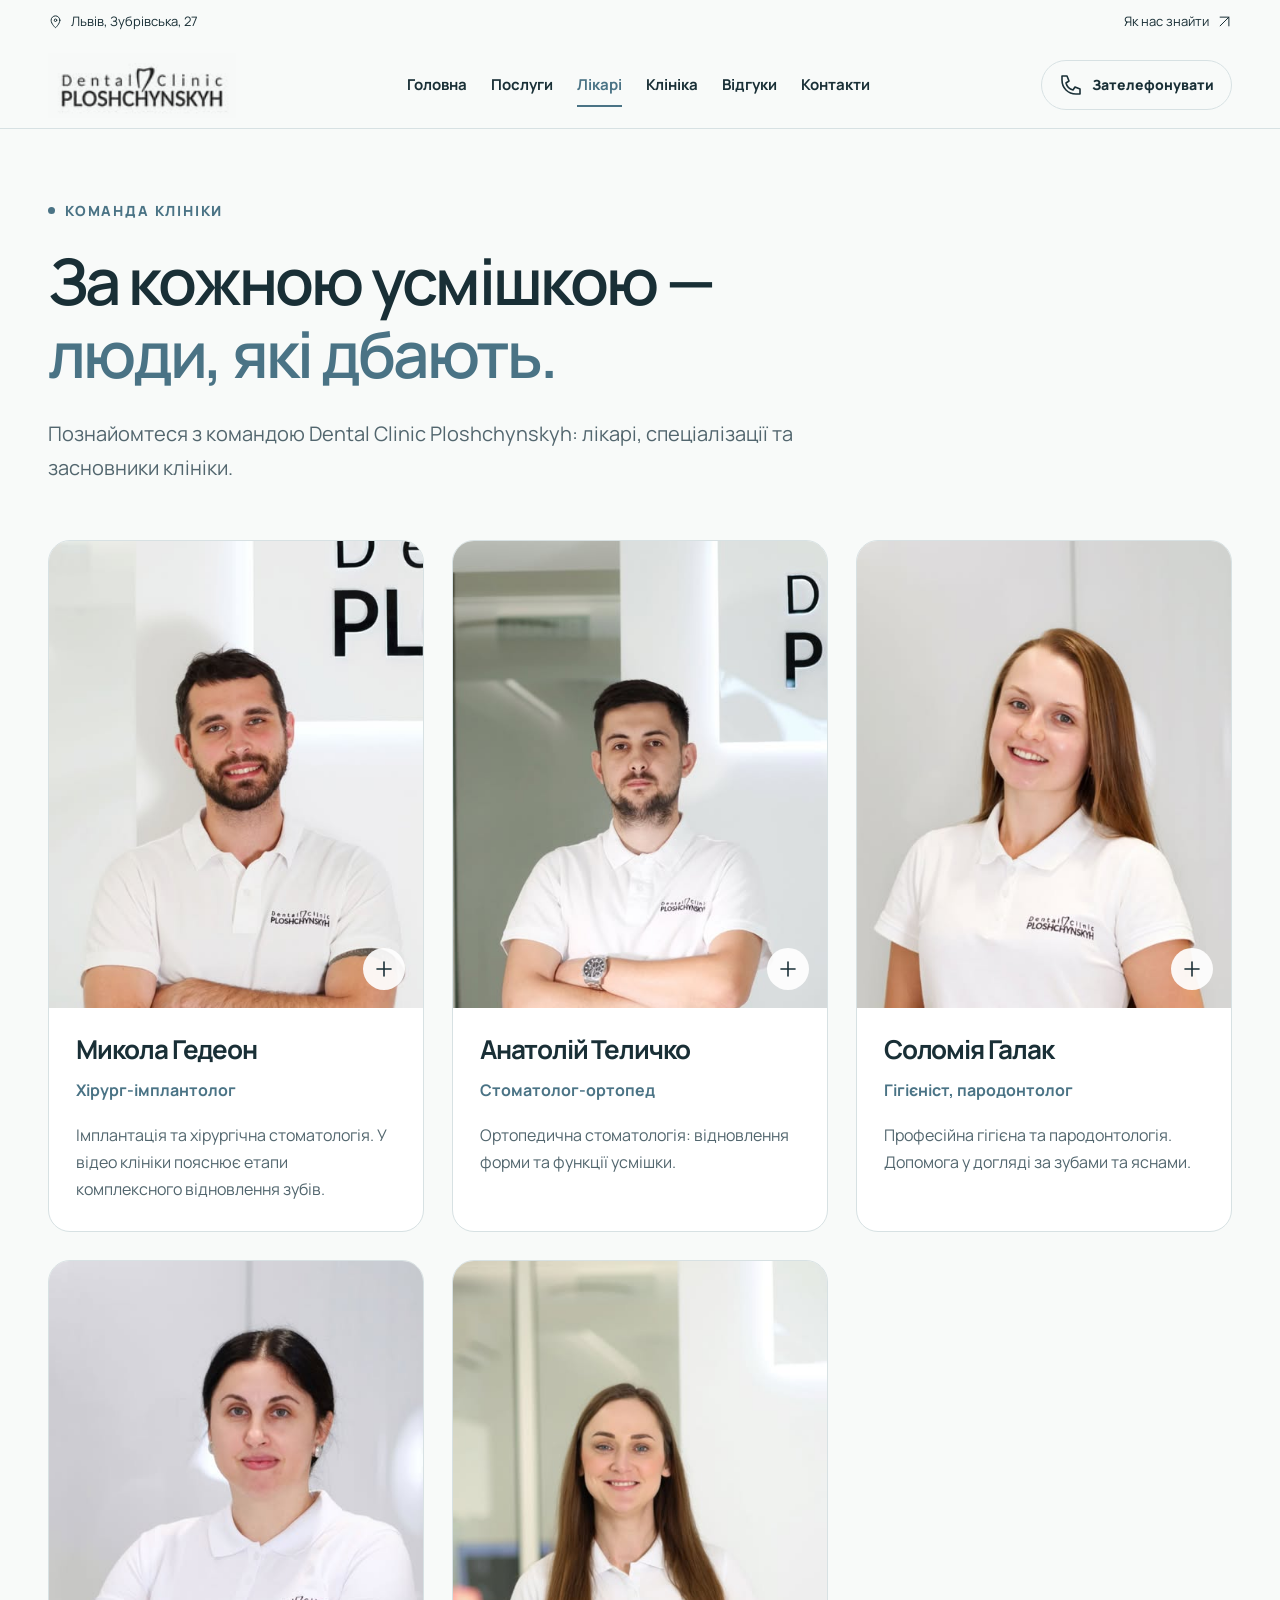
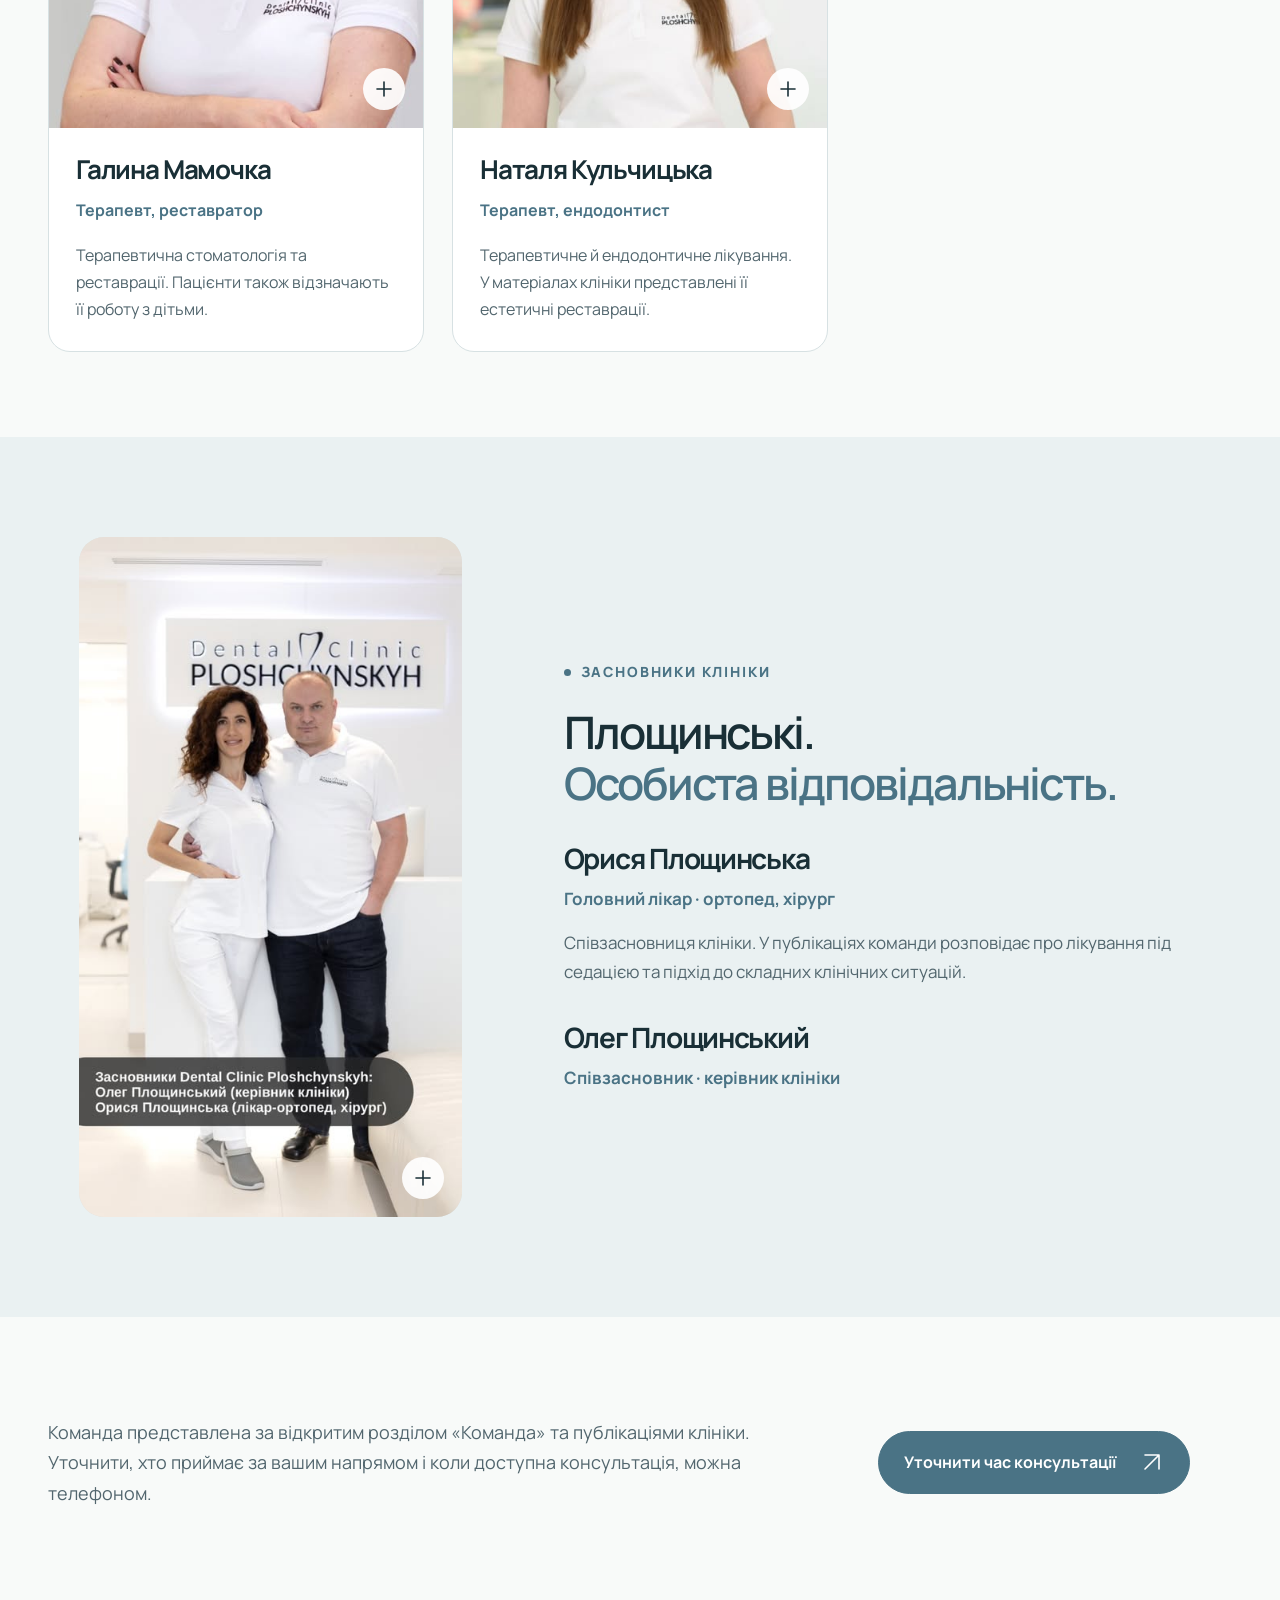
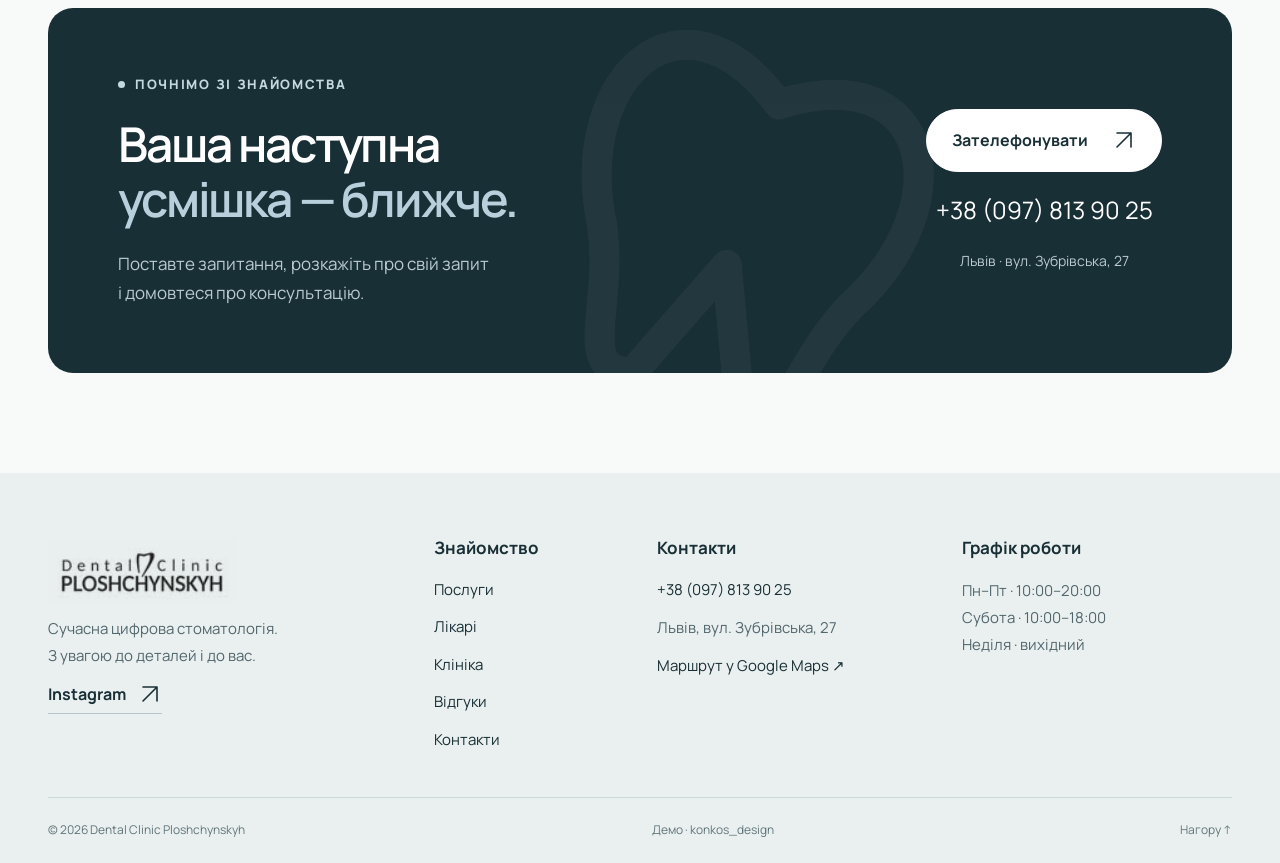
<file: doctors.html>
<!doctype html><html lang="uk"><head><meta charset="utf-8"><meta name="viewport" content="width=device-width,initial-scale=1"><meta name="robots" content="noindex, nofollow"><title>Лікарі та команда — Dental Clinic Ploshchynskyh</title><meta name="description" content="Стоматологічна клініка Площинських у Львові: лікарі, напрями лікування, фотографії клініки й реальні відгуки. Зубрівська, 27."><meta property="og:title" content="Лікарі та команда — Dental Clinic Ploshchynskyh"><meta property="og:description" content="Сучасна стоматологія для всієї родини. Львів, Зубрівська, 27."><meta property="og:image" content="https://ploshchynskyh-dental.toastytick16.chatgpt.site/img/a59270a5ecf73e44.jpg"><meta property="og:url" content="https://ploshchynskyh-dental.toastytick16.chatgpt.site/doctors.html"><meta name="twitter:card" content="summary_large_image"><link rel="icon" href="img/46915147395a34c7.jpg"><link rel="stylesheet" href="style.css"><script src="content-data.js" defer></script><script src="app.js" defer></script></head><body><a href="#main" class="skip-link">Перейти до вмісту</a><div class="topbar wrap"><span><svg class="icon " viewBox="0 0 24 24" fill="none" stroke="currentColor" stroke-width="1.6" stroke-linecap="round" stroke-linejoin="round" aria-hidden="true"><path d="M19 10c0 6-7 12-7 12S5 16 5 10a7 7 0 1 1 14 0Z"/><circle cx="12" cy="10" r="2"/></svg> Львів, Зубрівська, 27</span><a href="https://maps.app.goo.gl/xpnyEQBTFQje6oFD6" target="_blank" rel="noopener">Як нас знайти <svg class="icon " viewBox="0 0 24 24" fill="none" stroke="currentColor" stroke-width="1.6" stroke-linecap="round" stroke-linejoin="round" aria-hidden="true"><path d="M5 19 19 5M5 5h14v14"/></svg></a></div><header class="site-header"><div class="header-inner wrap"><a class="brand" href="index.html" aria-label="Dental Clinic Ploshchynskyh — головна"><img src="img/46915147395a34c7.jpg" alt="Dental Clinic Ploshchynskyh" width="150" height="150"></a><nav id="main-nav" aria-label="Основна навігація"><a href="index.html" >Головна</a><a href="services.html" >Послуги</a><a href="doctors.html" aria-current="page">Лікарі</a><a href="clinic.html" >Клініка</a><a href="reviews.html" >Відгуки</a><a href="contacts.html" >Контакти</a></nav><a class="header-call" aria-label="Зателефонувати клініці" href="tel:+380978139025"><svg class="icon " viewBox="0 0 24 24" fill="none" stroke="currentColor" stroke-width="1.6" stroke-linecap="round" stroke-linejoin="round" aria-hidden="true"><path d="M5 3H3v4c0 8 6 14 14 14h4v-5l-5-2-2 3c-4-1-6-3-7-7l3-2-2-5Z"/></svg><span>Зателефонувати</span></a><button class="menu-toggle" aria-label="Відкрити меню" aria-expanded="false" aria-controls="main-nav"><span></span><span></span></button></div></header><main id="main"><section class="page-intro wrap"><p class="eyebrow"><i></i>Команда клініки</p><h1>За кожною усмішкою —<br><em>люди, які дбають.</em></h1><p>Познайомтеся з командою Dental Clinic Ploshchynskyh: лікарі, спеціалізації та засновники клініки.</p></section><section class="wrap team-page-grid"><article class="doctor-card"><button class="doctor-photo" data-lightbox="team" data-index="0" aria-label="Збільшити портрет: Микола Гедеон"><img src="img/2b9856d6a493ddaa.jpg" alt="Микола Гедеон" class="" loading="lazy"><span class="photo-zoom"><svg class="icon " viewBox="0 0 24 24" fill="none" stroke="currentColor" stroke-width="1.6" stroke-linecap="round" stroke-linejoin="round" aria-hidden="true"><path d="M5 12h14"/><path class="plus-vertical" d="M12 5v14"/></svg></span></button><div class="doctor-info"><h3>Микола Гедеон</h3><p class="doctor-role">Хірург-імплантолог</p><p>Імплантація та хірургічна стоматологія. У відео клініки пояснює етапи комплексного відновлення зубів.</p></div></article><article class="doctor-card"><button class="doctor-photo" data-lightbox="team" data-index="1" aria-label="Збільшити портрет: Анатолій Теличко"><img src="img/4d730e3c0208b0af.jpg" alt="Анатолій Теличко" class="" loading="lazy"><span class="photo-zoom"><svg class="icon " viewBox="0 0 24 24" fill="none" stroke="currentColor" stroke-width="1.6" stroke-linecap="round" stroke-linejoin="round" aria-hidden="true"><path d="M5 12h14"/><path class="plus-vertical" d="M12 5v14"/></svg></span></button><div class="doctor-info"><h3>Анатолій Теличко</h3><p class="doctor-role">Стоматолог-ортопед</p><p>Ортопедична стоматологія: відновлення форми та функції усмішки.</p></div></article><article class="doctor-card"><button class="doctor-photo" data-lightbox="team" data-index="2" aria-label="Збільшити портрет: Соломія Галак"><img src="img/87cef495cf07971f.jpg" alt="Соломія Галак" class="" loading="lazy"><span class="photo-zoom"><svg class="icon " viewBox="0 0 24 24" fill="none" stroke="currentColor" stroke-width="1.6" stroke-linecap="round" stroke-linejoin="round" aria-hidden="true"><path d="M5 12h14"/><path class="plus-vertical" d="M12 5v14"/></svg></span></button><div class="doctor-info"><h3>Соломія Галак</h3><p class="doctor-role">Гігієніст, пародонтолог</p><p>Професійна гігієна та пародонтологія. Допомога у догляді за зубами та яснами.</p></div></article><article class="doctor-card"><button class="doctor-photo" data-lightbox="team" data-index="3" aria-label="Збільшити портрет: Галина Мамочка"><img src="img/33281d7344c62b1e.jpg" alt="Галина Мамочка" class="" loading="lazy"><span class="photo-zoom"><svg class="icon " viewBox="0 0 24 24" fill="none" stroke="currentColor" stroke-width="1.6" stroke-linecap="round" stroke-linejoin="round" aria-hidden="true"><path d="M5 12h14"/><path class="plus-vertical" d="M12 5v14"/></svg></span></button><div class="doctor-info"><h3>Галина Мамочка</h3><p class="doctor-role">Терапевт, реставратор</p><p>Терапевтична стоматологія та реставрації. Пацієнти також відзначають її роботу з дітьми.</p></div></article><article class="doctor-card"><button class="doctor-photo" data-lightbox="team" data-index="4" aria-label="Збільшити портрет: Наталя Кульчицька"><img src="img/2563d3d6a6f853ad.jpg" alt="Наталя Кульчицька" class="" loading="lazy"><span class="photo-zoom"><svg class="icon " viewBox="0 0 24 24" fill="none" stroke="currentColor" stroke-width="1.6" stroke-linecap="round" stroke-linejoin="round" aria-hidden="true"><path d="M5 12h14"/><path class="plus-vertical" d="M12 5v14"/></svg></span></button><div class="doctor-info"><h3>Наталя Кульчицька</h3><p class="doctor-role">Терапевт, ендодонтист</p><p>Терапевтичне й ендодонтичне лікування. У матеріалах клініки представлені її естетичні реставрації.</p></div></article></section><section class="founders-section section"><div class="wrap founders-grid"><button class="founders-photo" data-lightbox="founders" data-index="0" aria-label="Збільшити фото засновників"><img src="img/3d894b9f1eda5430.jpg" alt="Орися та Олег Площинські — засновники клініки" class="" loading="lazy"><span class="photo-zoom"><svg class="icon " viewBox="0 0 24 24" fill="none" stroke="currentColor" stroke-width="1.6" stroke-linecap="round" stroke-linejoin="round" aria-hidden="true"><path d="M5 12h14"/><path class="plus-vertical" d="M12 5v14"/></svg></span></button><div><p class="eyebrow"><i></i>Засновники клініки</p><h2>Площинські.<br><em>Особиста відповідальність.</em></h2><div class="founder-profile"><h3>Орися Площинська</h3><p class="role">Головний лікар · ортопед, хірург</p><p>Співзасновниця клініки. У публікаціях команди розповідає про лікування під седацією та підхід до складних клінічних ситуацій.</p></div><div class="founder-profile"><h3>Олег Площинський</h3><p class="role">Співзасновник · керівник клініки</p></div><a href="https://www.instagram.com/dental_clinic_ploshchynskyh/stories/" class="text-link" hidden>Instagram</a></div></div></section><section class="section wrap doctor-endnote"><p>Команда представлена за відкритим розділом «Команда» та публікаціями клініки. Уточнити, хто приймає за вашим напрямом і коли доступна консультація, можна телефоном.</p><a class="button " href="tel:+380978139025"><span>Уточнити час консультації</span><svg class="icon " viewBox="0 0 24 24" fill="none" stroke="currentColor" stroke-width="1.6" stroke-linecap="round" stroke-linejoin="round" aria-hidden="true"><path d="M5 19 19 5M5 5h14v14"/></svg></a></section><section class="cta wrap"><div class="cta-mark" aria-hidden="true"><svg class="icon " viewBox="0 0 24 24" fill="none" stroke="currentColor" stroke-width="1.6" stroke-linecap="round" stroke-linejoin="round" aria-hidden="true"><path d="M12 5C5 0 1 7 5 14c2 4 1 8 4 7l3-7 3 7c3 1 2-3 4-7C23 7 19 0 12 5Z"/></svg></div><div><p class="eyebrow"><i></i>Почнімо зі знайомства</p><h2>Ваша наступна<br><em>усмішка — ближче.</em></h2><p>Поставте запитання, розкажіть про свій запит<br>і домовтеся про консультацію.</p></div><div class="cta-contact"><a class="button white" href="tel:+380978139025"><span>Зателефонувати</span><svg class="icon " viewBox="0 0 24 24" fill="none" stroke="currentColor" stroke-width="1.6" stroke-linecap="round" stroke-linejoin="round" aria-hidden="true"><path d="M5 19 19 5M5 5h14v14"/></svg></a><a class="cta-phone" href="tel:+380978139025">+38 (097) 813 90 25</a><span>Львів · вул. Зубрівська, 27</span></div></section></main><footer class="footer"><div class="wrap footer-grid"><div><a class="brand footer-logo" href="index.html" aria-label="Dental Clinic Ploshchynskyh — головна"><img src="img/46915147395a34c7.jpg" alt="Dental Clinic Ploshchynskyh" width="150" height="150"></a><p>Сучасна цифрова стоматологія.<br>З увагою до деталей і до вас.</p><a class="text-link" href="https://www.instagram.com/dental_clinic_ploshchynskyh/" target="_blank" rel="noopener">Instagram <svg class="icon " viewBox="0 0 24 24" fill="none" stroke="currentColor" stroke-width="1.6" stroke-linecap="round" stroke-linejoin="round" aria-hidden="true"><path d="M5 19 19 5M5 5h14v14"/></svg></a></div><div><h3>Знайомство</h3><a href="services.html">Послуги</a><a href="doctors.html">Лікарі</a><a href="clinic.html">Клініка</a><a href="reviews.html">Відгуки</a><a href="contacts.html">Контакти</a></div><div><h3>Контакти</h3><a href="tel:+380978139025">+38 (097) 813 90 25</a><p>Львів, вул. Зубрівська, 27</p><a href="https://maps.app.goo.gl/xpnyEQBTFQje6oFD6" target="_blank" rel="noopener">Маршрут у Google Maps ↗</a></div><div><h3>Графік роботи</h3><p>Пн–Пт · 10:00–20:00<br>Субота · 10:00–18:00<br>Неділя · вихідний</p></div></div><div class="wrap footer-bottom"><span>© 2026 Dental Clinic Ploshchynskyh</span><span>Демо · konkos_design</span><a href="#main">Нагору ↑</a></div></footer><a class="mobile-call" href="tel:+380978139025"><svg class="icon " viewBox="0 0 24 24" fill="none" stroke="currentColor" stroke-width="1.6" stroke-linecap="round" stroke-linejoin="round" aria-hidden="true"><path d="M5 3H3v4c0 8 6 14 14 14h4v-5l-5-2-2 3c-4-1-6-3-7-7l3-2-2-5Z"/></svg> Зателефонувати клініці <svg class="icon " viewBox="0 0 24 24" fill="none" stroke="currentColor" stroke-width="1.6" stroke-linecap="round" stroke-linejoin="round" aria-hidden="true"><path d="M5 19 19 5M5 5h14v14"/></svg></a><dialog id="lightbox" aria-labelledby="lightbox-caption"><button class="lightbox-close circle-button" aria-label="Закрити галерею"><svg class="icon " viewBox="0 0 24 24" fill="none" stroke="currentColor" stroke-width="1.6" stroke-linecap="round" stroke-linejoin="round" aria-hidden="true"><path d="m6 6 12 12M18 6 6 18"/></svg></button><div class="lightbox-stage"><button class="circle-button lightbox-prev" aria-label="Попереднє фото"><svg class="icon " viewBox="0 0 24 24" fill="none" stroke="currentColor" stroke-width="1.6" stroke-linecap="round" stroke-linejoin="round" aria-hidden="true"><path d="m15 5-7 7 7 7"/></svg></button><img alt=""><button class="circle-button lightbox-next" aria-label="Наступне фото"><svg class="icon " viewBox="0 0 24 24" fill="none" stroke="currentColor" stroke-width="1.6" stroke-linecap="round" stroke-linejoin="round" aria-hidden="true"><path d="m9 5 7 7-7 7"/></svg></button></div><div class="lightbox-footer"><p id="lightbox-caption"></p><span id="lightbox-count" aria-live="polite"></span></div></dialog></body></html>
</file>
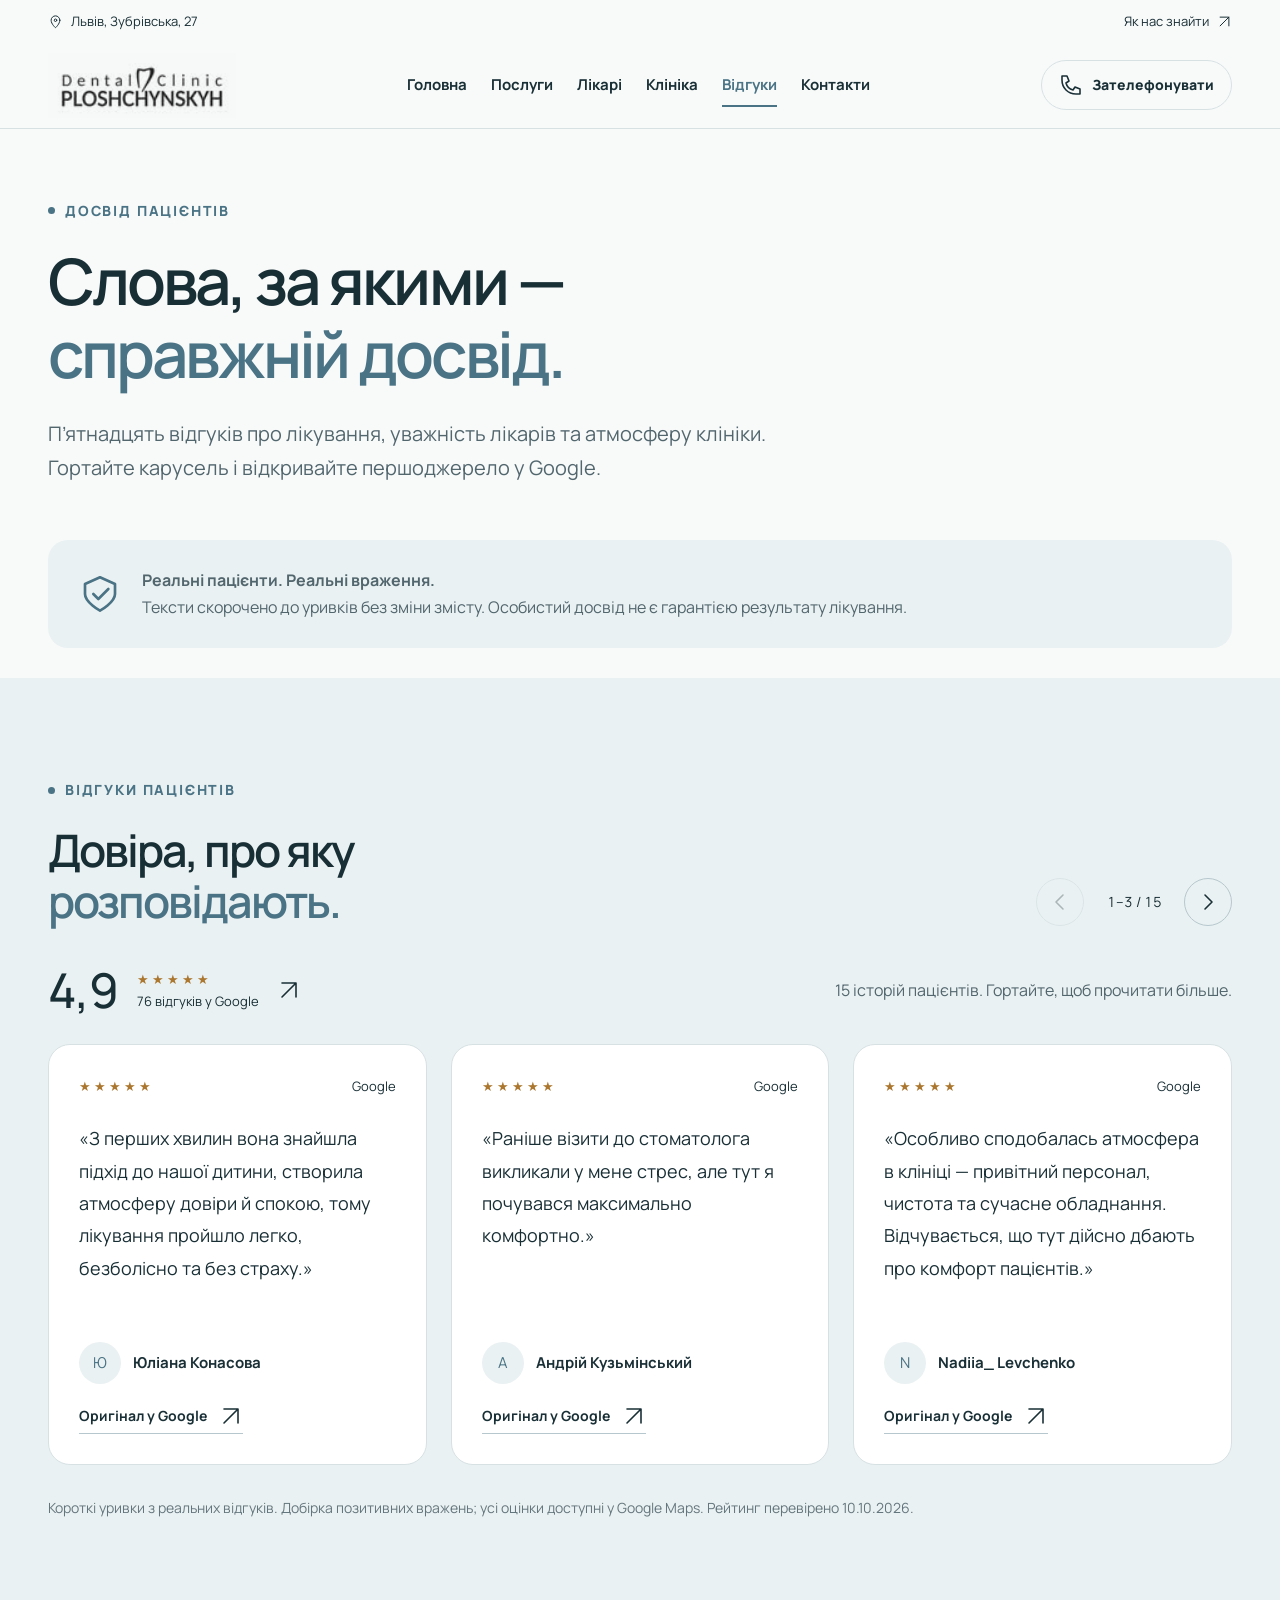
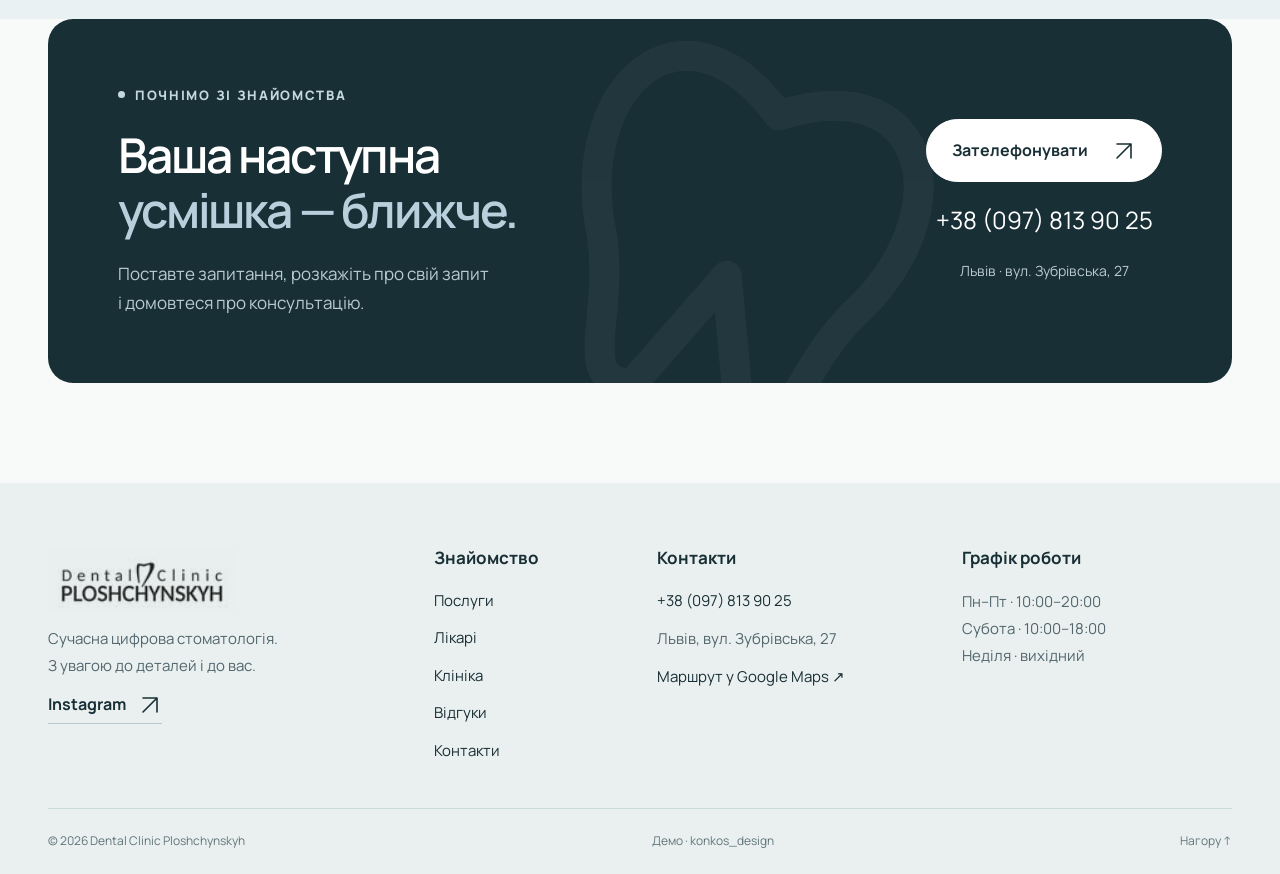
<file: reviews.html>
<!doctype html><html lang="uk"><head><meta charset="utf-8"><meta name="viewport" content="width=device-width,initial-scale=1"><meta name="robots" content="noindex, nofollow"><title>Відгуки — Dental Clinic Ploshchynskyh</title><meta name="description" content="Стоматологічна клініка Площинських у Львові: лікарі, напрями лікування, фотографії клініки й реальні відгуки. Зубрівська, 27."><meta property="og:title" content="Відгуки — Dental Clinic Ploshchynskyh"><meta property="og:description" content="Сучасна стоматологія для всієї родини. Львів, Зубрівська, 27."><meta property="og:image" content="https://ploshchynskyh-dental.toastytick16.chatgpt.site/img/a59270a5ecf73e44.jpg"><meta property="og:url" content="https://ploshchynskyh-dental.toastytick16.chatgpt.site/reviews.html"><meta name="twitter:card" content="summary_large_image"><link rel="icon" href="img/46915147395a34c7.jpg"><link rel="stylesheet" href="style.css"><script src="content-data.js" defer></script><script src="app.js" defer></script></head><body><a href="#main" class="skip-link">Перейти до вмісту</a><div class="topbar wrap"><span><svg class="icon " viewBox="0 0 24 24" fill="none" stroke="currentColor" stroke-width="1.6" stroke-linecap="round" stroke-linejoin="round" aria-hidden="true"><path d="M19 10c0 6-7 12-7 12S5 16 5 10a7 7 0 1 1 14 0Z"/><circle cx="12" cy="10" r="2"/></svg> Львів, Зубрівська, 27</span><a href="https://maps.app.goo.gl/xpnyEQBTFQje6oFD6" target="_blank" rel="noopener">Як нас знайти <svg class="icon " viewBox="0 0 24 24" fill="none" stroke="currentColor" stroke-width="1.6" stroke-linecap="round" stroke-linejoin="round" aria-hidden="true"><path d="M5 19 19 5M5 5h14v14"/></svg></a></div><header class="site-header"><div class="header-inner wrap"><a class="brand" href="index.html" aria-label="Dental Clinic Ploshchynskyh — головна"><img src="img/46915147395a34c7.jpg" alt="Dental Clinic Ploshchynskyh" width="150" height="150"></a><nav id="main-nav" aria-label="Основна навігація"><a href="index.html" >Головна</a><a href="services.html" >Послуги</a><a href="doctors.html" >Лікарі</a><a href="clinic.html" >Клініка</a><a href="reviews.html" aria-current="page">Відгуки</a><a href="contacts.html" >Контакти</a></nav><a class="header-call" aria-label="Зателефонувати клініці" href="tel:+380978139025"><svg class="icon " viewBox="0 0 24 24" fill="none" stroke="currentColor" stroke-width="1.6" stroke-linecap="round" stroke-linejoin="round" aria-hidden="true"><path d="M5 3H3v4c0 8 6 14 14 14h4v-5l-5-2-2 3c-4-1-6-3-7-7l3-2-2-5Z"/></svg><span>Зателефонувати</span></a><button class="menu-toggle" aria-label="Відкрити меню" aria-expanded="false" aria-controls="main-nav"><span></span><span></span></button></div></header><main id="main"><section class="page-intro wrap"><p class="eyebrow"><i></i>Досвід пацієнтів</p><h1>Слова, за якими —<br><em>справжній досвід.</em></h1><p>П’ятнадцять відгуків про лікування, уважність лікарів та атмосферу клініки. Гортайте карусель і відкривайте першоджерело у Google.</p></section><div class="wrap review-intro-banner"><svg class="icon " viewBox="0 0 24 24" fill="none" stroke="currentColor" stroke-width="1.6" stroke-linecap="round" stroke-linejoin="round" aria-hidden="true"><path d="m12 2 9 4v6c0 5-9 10-9 10S3 17 3 12V6Z"/><path d="m8 12 3 3 6-6"/></svg><p><strong>Реальні пацієнти. Реальні враження.</strong><br>Тексти скорочено до уривків без зміни змісту. Особистий досвід не є гарантією результату лікування.</p></div><section class="section reviews-section" data-carousel="Відгуки"><div class="wrap"><div class="section-heading"><div><p class="eyebrow"><i></i>Відгуки пацієнтів</p><h2>Довіра, про яку<br><em>розповідають.</em></h2></div><div class="carousel-controls"><button type="button" class="circle-button" data-prev aria-label="Відгуки: попередній"><svg class="icon " viewBox="0 0 24 24" fill="none" stroke="currentColor" stroke-width="1.6" stroke-linecap="round" stroke-linejoin="round" aria-hidden="true"><path d="m15 5-7 7 7 7"/></svg></button><span class="carousel-position" aria-live="polite"></span><button type="button" class="circle-button" data-next aria-label="Відгуки: наступний"><svg class="icon " viewBox="0 0 24 24" fill="none" stroke="currentColor" stroke-width="1.6" stroke-linecap="round" stroke-linejoin="round" aria-hidden="true"><path d="m9 5 7 7-7 7"/></svg></button></div></div><div class="review-heading-note"><a class="google-rating" href="https://maps.app.goo.gl/xpnyEQBTFQje6oFD6" target="_blank" rel="noopener"><strong>4,9</strong><div><span class="stars" aria-label="4,9 із 5">★★★★★</span><span>76 відгуків у Google</span></div><svg class="icon " viewBox="0 0 24 24" fill="none" stroke="currentColor" stroke-width="1.6" stroke-linecap="round" stroke-linejoin="round" aria-hidden="true"><path d="M5 19 19 5M5 5h14v14"/></svg></a><p>15 історій пацієнтів. Гортайте, щоб прочитати більше.</p></div><div class="carousel-track reviews-track" tabindex="0" aria-label="Карусель відгуків"><article class="review-card"><div class="review-top"><span class="stars" aria-label="5 із 5">★★★★★</span><span>Google</span></div><blockquote>«З перших хвилин вона знайшла підхід до нашої дитини, створила атмосферу довіри й спокою, тому лікування пройшло легко, безболісно та без страху.»</blockquote><div class="review-author"><span class="avatar">Ю</span><strong>Юліана Конасова</strong></div><a href="https://maps.app.goo.gl/xpnyEQBTFQje6oFD6" target="_blank" rel="noopener" class="text-link">Оригінал у Google <svg class="icon " viewBox="0 0 24 24" fill="none" stroke="currentColor" stroke-width="1.6" stroke-linecap="round" stroke-linejoin="round" aria-hidden="true"><path d="M5 19 19 5M5 5h14v14"/></svg></a></article><article class="review-card"><div class="review-top"><span class="stars" aria-label="5 із 5">★★★★★</span><span>Google</span></div><blockquote>«Раніше візити до стоматолога викликали у мене стрес, але тут я почувався максимально комфортно.»</blockquote><div class="review-author"><span class="avatar">А</span><strong>Андрій Кузьмінський</strong></div><a href="https://maps.app.goo.gl/xpnyEQBTFQje6oFD6" target="_blank" rel="noopener" class="text-link">Оригінал у Google <svg class="icon " viewBox="0 0 24 24" fill="none" stroke="currentColor" stroke-width="1.6" stroke-linecap="round" stroke-linejoin="round" aria-hidden="true"><path d="M5 19 19 5M5 5h14v14"/></svg></a></article><article class="review-card"><div class="review-top"><span class="stars" aria-label="5 із 5">★★★★★</span><span>Google</span></div><blockquote>«Особливо сподобалась атмосфера в клініці — привітний персонал, чистота та сучасне обладнання. Відчувається, що тут дійсно дбають про комфорт пацієнтів.»</blockquote><div class="review-author"><span class="avatar">N</span><strong>Nadiia_ Levchenko</strong></div><a href="https://maps.app.goo.gl/xpnyEQBTFQje6oFD6" target="_blank" rel="noopener" class="text-link">Оригінал у Google <svg class="icon " viewBox="0 0 24 24" fill="none" stroke="currentColor" stroke-width="1.6" stroke-linecap="round" stroke-linejoin="round" aria-hidden="true"><path d="M5 19 19 5M5 5h14v14"/></svg></a></article><article class="review-card"><div class="review-top"><span class="stars" aria-label="5 із 5">★★★★★</span><span>Google</span></div><blockquote>«Ви не просто робите зуби здоровими, ви заспокоюєте і даруєте впевненість.»</blockquote><div class="review-author"><span class="avatar">Г</span><strong>Галя Українка</strong></div><a href="https://maps.app.goo.gl/xpnyEQBTFQje6oFD6" target="_blank" rel="noopener" class="text-link">Оригінал у Google <svg class="icon " viewBox="0 0 24 24" fill="none" stroke="currentColor" stroke-width="1.6" stroke-linecap="round" stroke-linejoin="round" aria-hidden="true"><path d="M5 19 19 5M5 5h14v14"/></svg></a></article><article class="review-card"><div class="review-top"><span class="stars" aria-label="5 із 5">★★★★★</span><span>Google</span></div><blockquote>«Робила гігієну у Соломії, все пройшло добре, без болю. Дуже швидко записалась на зручний час. Сучасне обладнання та привітний персонал.»</blockquote><div class="review-author"><span class="avatar">Г</span><strong>Галина Ольшанська</strong></div><a href="https://maps.app.goo.gl/xpnyEQBTFQje6oFD6" target="_blank" rel="noopener" class="text-link">Оригінал у Google <svg class="icon " viewBox="0 0 24 24" fill="none" stroke="currentColor" stroke-width="1.6" stroke-linecap="round" stroke-linejoin="round" aria-hidden="true"><path d="M5 19 19 5M5 5h14v14"/></svg></a></article><article class="review-card"><div class="review-top"><span class="stars" aria-label="5 із 5">★★★★★</span><span>Google</span></div><blockquote>«Після першого огляду надали певний план дій. Завжди вчасно нагадували про наступну зустріч з лікарем. Після кожного візиту цікавились про мій стан.»</blockquote><div class="review-author"><span class="avatar">N</span><strong>Nataliya Lapikova</strong></div><a href="https://maps.app.goo.gl/xpnyEQBTFQje6oFD6" target="_blank" rel="noopener" class="text-link">Оригінал у Google <svg class="icon " viewBox="0 0 24 24" fill="none" stroke="currentColor" stroke-width="1.6" stroke-linecap="round" stroke-linejoin="round" aria-hidden="true"><path d="M5 19 19 5M5 5h14v14"/></svg></a></article><article class="review-card"><div class="review-top"><span class="stars" aria-label="5 із 5">★★★★★</span><span>Google</span></div><blockquote>«Лікуюся тут уже тривалий час і завжди залишаюся дуже задоволена. Лікувала карієс, проходила ортодонтичне лікування, приходжу на чистку - все супер.»</blockquote><div class="review-author"><span class="avatar">L</span><strong>Linda Wilson</strong></div><a href="https://maps.app.goo.gl/xpnyEQBTFQje6oFD6" target="_blank" rel="noopener" class="text-link">Оригінал у Google <svg class="icon " viewBox="0 0 24 24" fill="none" stroke="currentColor" stroke-width="1.6" stroke-linecap="round" stroke-linejoin="round" aria-hidden="true"><path d="M5 19 19 5M5 5h14v14"/></svg></a></article><article class="review-card"><div class="review-top"><span class="stars" aria-label="5 із 5">★★★★★</span><span>Google</span></div><blockquote>«Процедури проходять безболісно, професійно та з детальними поясненнями від лікарів. Дуже задоволена сервісом і результатом. Рекомендую!»</blockquote><div class="review-author"><span class="avatar">K</span><strong>Khrystyna Zhulevych</strong></div><a href="https://maps.app.goo.gl/xpnyEQBTFQje6oFD6" target="_blank" rel="noopener" class="text-link">Оригінал у Google <svg class="icon " viewBox="0 0 24 24" fill="none" stroke="currentColor" stroke-width="1.6" stroke-linecap="round" stroke-linejoin="round" aria-hidden="true"><path d="M5 19 19 5M5 5h14v14"/></svg></a></article><article class="review-card"><div class="review-top"><span class="stars" aria-label="5 із 5">★★★★★</span><span>Google</span></div><blockquote>«Дякую клініці за те що спасли мій кутовий зуб з глибоким підясенним карієсом який вже добирався до нерва. інші клініки відмовлялись.»</blockquote><div class="review-author"><span class="avatar">Y</span><strong>Yurii K</strong></div><a href="https://maps.app.goo.gl/xpnyEQBTFQje6oFD6" target="_blank" rel="noopener" class="text-link">Оригінал у Google <svg class="icon " viewBox="0 0 24 24" fill="none" stroke="currentColor" stroke-width="1.6" stroke-linecap="round" stroke-linejoin="round" aria-hidden="true"><path d="M5 19 19 5M5 5h14v14"/></svg></a></article><article class="review-card"><div class="review-top"><span class="stars" aria-label="5 із 5">★★★★★</span><span>Google</span></div><blockquote>«Дуже рекомендую дану клініку. Відвідую їх приблизно років 7. За цей час встигли і брекети поносити і повидаляти всі вісімки.»</blockquote><div class="review-author"><span class="avatar">I</span><strong>Igor Romanchuk</strong></div><a href="https://maps.app.goo.gl/xpnyEQBTFQje6oFD6" target="_blank" rel="noopener" class="text-link">Оригінал у Google <svg class="icon " viewBox="0 0 24 24" fill="none" stroke="currentColor" stroke-width="1.6" stroke-linecap="round" stroke-linejoin="round" aria-hidden="true"><path d="M5 19 19 5M5 5h14v14"/></svg></a></article><article class="review-card"><div class="review-top"><span class="stars" aria-label="5 із 5">★★★★★</span><span>Google</span></div><blockquote>«Дуже задоволена якістю послуг (ендодонтичне лікування). Чудові враження від першого візиту. Усі етапи лікування розказували і коментували.»</blockquote><div class="review-author"><span class="avatar">О</span><strong>Олена Новікова</strong></div><a href="https://maps.app.goo.gl/xpnyEQBTFQje6oFD6" target="_blank" rel="noopener" class="text-link">Оригінал у Google <svg class="icon " viewBox="0 0 24 24" fill="none" stroke="currentColor" stroke-width="1.6" stroke-linecap="round" stroke-linejoin="round" aria-hidden="true"><path d="M5 19 19 5M5 5h14v14"/></svg></a></article><article class="review-card"><div class="review-top"><span class="stars" aria-label="5 із 5">★★★★★</span><span>Google</span></div><blockquote>«Чудова клініка та прекрасна команда професіоналів! Дуже уважне й тепле ставлення до кожного пацієнта, якісне лікування та комфортна атмосфера.»</blockquote><div class="review-author"><span class="avatar">Т</span><strong>Тетяна Лущанець</strong></div><a href="https://maps.app.goo.gl/xpnyEQBTFQje6oFD6" target="_blank" rel="noopener" class="text-link">Оригінал у Google <svg class="icon " viewBox="0 0 24 24" fill="none" stroke="currentColor" stroke-width="1.6" stroke-linecap="round" stroke-linejoin="round" aria-hidden="true"><path d="M5 19 19 5M5 5h14v14"/></svg></a></article><article class="review-card"><div class="review-top"><span class="stars" aria-label="5 із 5">★★★★★</span><span>Google</span></div><blockquote>«Я лікуюсь в цій клініці вже багато років, завжди задоволена результатом. Дякую лікарям за професіоналізм, доброзичливе відношення, уважність, за якісну роботу.»</blockquote><div class="review-author"><span class="avatar">Р</span><strong>Раїса</strong></div><a href="https://maps.app.goo.gl/xpnyEQBTFQje6oFD6" target="_blank" rel="noopener" class="text-link">Оригінал у Google <svg class="icon " viewBox="0 0 24 24" fill="none" stroke="currentColor" stroke-width="1.6" stroke-linecap="round" stroke-linejoin="round" aria-hidden="true"><path d="M5 19 19 5M5 5h14v14"/></svg></a></article><article class="review-card"><div class="review-top"><span class="stars" aria-label="5 із 5">★★★★★</span><span>Google</span></div><blockquote>«Враження тільки позитивні, не вперше в клініці тож можу сміло сказати що все професійно та комфортно.»</blockquote><div class="review-author"><span class="avatar">А</span><strong>Анастасія Бринецька</strong></div><a href="https://maps.app.goo.gl/xpnyEQBTFQje6oFD6" target="_blank" rel="noopener" class="text-link">Оригінал у Google <svg class="icon " viewBox="0 0 24 24" fill="none" stroke="currentColor" stroke-width="1.6" stroke-linecap="round" stroke-linejoin="round" aria-hidden="true"><path d="M5 19 19 5M5 5h14v14"/></svg></a></article><article class="review-card"><div class="review-top"><span class="stars" aria-label="5 із 5">★★★★★</span><span>Google</span></div><blockquote>«Сьогодні робив професійну гігієну зубів у клініці в лікаря Соломії. Дуже задоволений результатом,усе зробили акуратно, безболісно та професійно.»</blockquote><div class="review-author"><span class="avatar">Р</span><strong>Роман Дудич</strong></div><a href="https://maps.app.goo.gl/xpnyEQBTFQje6oFD6" target="_blank" rel="noopener" class="text-link">Оригінал у Google <svg class="icon " viewBox="0 0 24 24" fill="none" stroke="currentColor" stroke-width="1.6" stroke-linecap="round" stroke-linejoin="round" aria-hidden="true"><path d="M5 19 19 5M5 5h14v14"/></svg></a></article></div><p class="note">Короткі уривки з реальних відгуків. Добірка позитивних вражень; усі оцінки доступні у Google Maps. Рейтинг перевірено 10.10.2026.</p></div></section><section class="cta wrap"><div class="cta-mark" aria-hidden="true"><svg class="icon " viewBox="0 0 24 24" fill="none" stroke="currentColor" stroke-width="1.6" stroke-linecap="round" stroke-linejoin="round" aria-hidden="true"><path d="M12 5C5 0 1 7 5 14c2 4 1 8 4 7l3-7 3 7c3 1 2-3 4-7C23 7 19 0 12 5Z"/></svg></div><div><p class="eyebrow"><i></i>Почнімо зі знайомства</p><h2>Ваша наступна<br><em>усмішка — ближче.</em></h2><p>Поставте запитання, розкажіть про свій запит<br>і домовтеся про консультацію.</p></div><div class="cta-contact"><a class="button white" href="tel:+380978139025"><span>Зателефонувати</span><svg class="icon " viewBox="0 0 24 24" fill="none" stroke="currentColor" stroke-width="1.6" stroke-linecap="round" stroke-linejoin="round" aria-hidden="true"><path d="M5 19 19 5M5 5h14v14"/></svg></a><a class="cta-phone" href="tel:+380978139025">+38 (097) 813 90 25</a><span>Львів · вул. Зубрівська, 27</span></div></section></main><footer class="footer"><div class="wrap footer-grid"><div><a class="brand footer-logo" href="index.html" aria-label="Dental Clinic Ploshchynskyh — головна"><img src="img/46915147395a34c7.jpg" alt="Dental Clinic Ploshchynskyh" width="150" height="150"></a><p>Сучасна цифрова стоматологія.<br>З увагою до деталей і до вас.</p><a class="text-link" href="https://www.instagram.com/dental_clinic_ploshchynskyh/" target="_blank" rel="noopener">Instagram <svg class="icon " viewBox="0 0 24 24" fill="none" stroke="currentColor" stroke-width="1.6" stroke-linecap="round" stroke-linejoin="round" aria-hidden="true"><path d="M5 19 19 5M5 5h14v14"/></svg></a></div><div><h3>Знайомство</h3><a href="services.html">Послуги</a><a href="doctors.html">Лікарі</a><a href="clinic.html">Клініка</a><a href="reviews.html">Відгуки</a><a href="contacts.html">Контакти</a></div><div><h3>Контакти</h3><a href="tel:+380978139025">+38 (097) 813 90 25</a><p>Львів, вул. Зубрівська, 27</p><a href="https://maps.app.goo.gl/xpnyEQBTFQje6oFD6" target="_blank" rel="noopener">Маршрут у Google Maps ↗</a></div><div><h3>Графік роботи</h3><p>Пн–Пт · 10:00–20:00<br>Субота · 10:00–18:00<br>Неділя · вихідний</p></div></div><div class="wrap footer-bottom"><span>© 2026 Dental Clinic Ploshchynskyh</span><span>Демо · konkos_design</span><a href="#main">Нагору ↑</a></div></footer><a class="mobile-call" href="tel:+380978139025"><svg class="icon " viewBox="0 0 24 24" fill="none" stroke="currentColor" stroke-width="1.6" stroke-linecap="round" stroke-linejoin="round" aria-hidden="true"><path d="M5 3H3v4c0 8 6 14 14 14h4v-5l-5-2-2 3c-4-1-6-3-7-7l3-2-2-5Z"/></svg> Зателефонувати клініці <svg class="icon " viewBox="0 0 24 24" fill="none" stroke="currentColor" stroke-width="1.6" stroke-linecap="round" stroke-linejoin="round" aria-hidden="true"><path d="M5 19 19 5M5 5h14v14"/></svg></a><dialog id="lightbox" aria-labelledby="lightbox-caption"><button class="lightbox-close circle-button" aria-label="Закрити галерею"><svg class="icon " viewBox="0 0 24 24" fill="none" stroke="currentColor" stroke-width="1.6" stroke-linecap="round" stroke-linejoin="round" aria-hidden="true"><path d="m6 6 12 12M18 6 6 18"/></svg></button><div class="lightbox-stage"><button class="circle-button lightbox-prev" aria-label="Попереднє фото"><svg class="icon " viewBox="0 0 24 24" fill="none" stroke="currentColor" stroke-width="1.6" stroke-linecap="round" stroke-linejoin="round" aria-hidden="true"><path d="m15 5-7 7 7 7"/></svg></button><img alt=""><button class="circle-button lightbox-next" aria-label="Наступне фото"><svg class="icon " viewBox="0 0 24 24" fill="none" stroke="currentColor" stroke-width="1.6" stroke-linecap="round" stroke-linejoin="round" aria-hidden="true"><path d="m9 5 7 7-7 7"/></svg></button></div><div class="lightbox-footer"><p id="lightbox-caption"></p><span id="lightbox-count" aria-live="polite"></span></div></dialog></body></html>
</file>
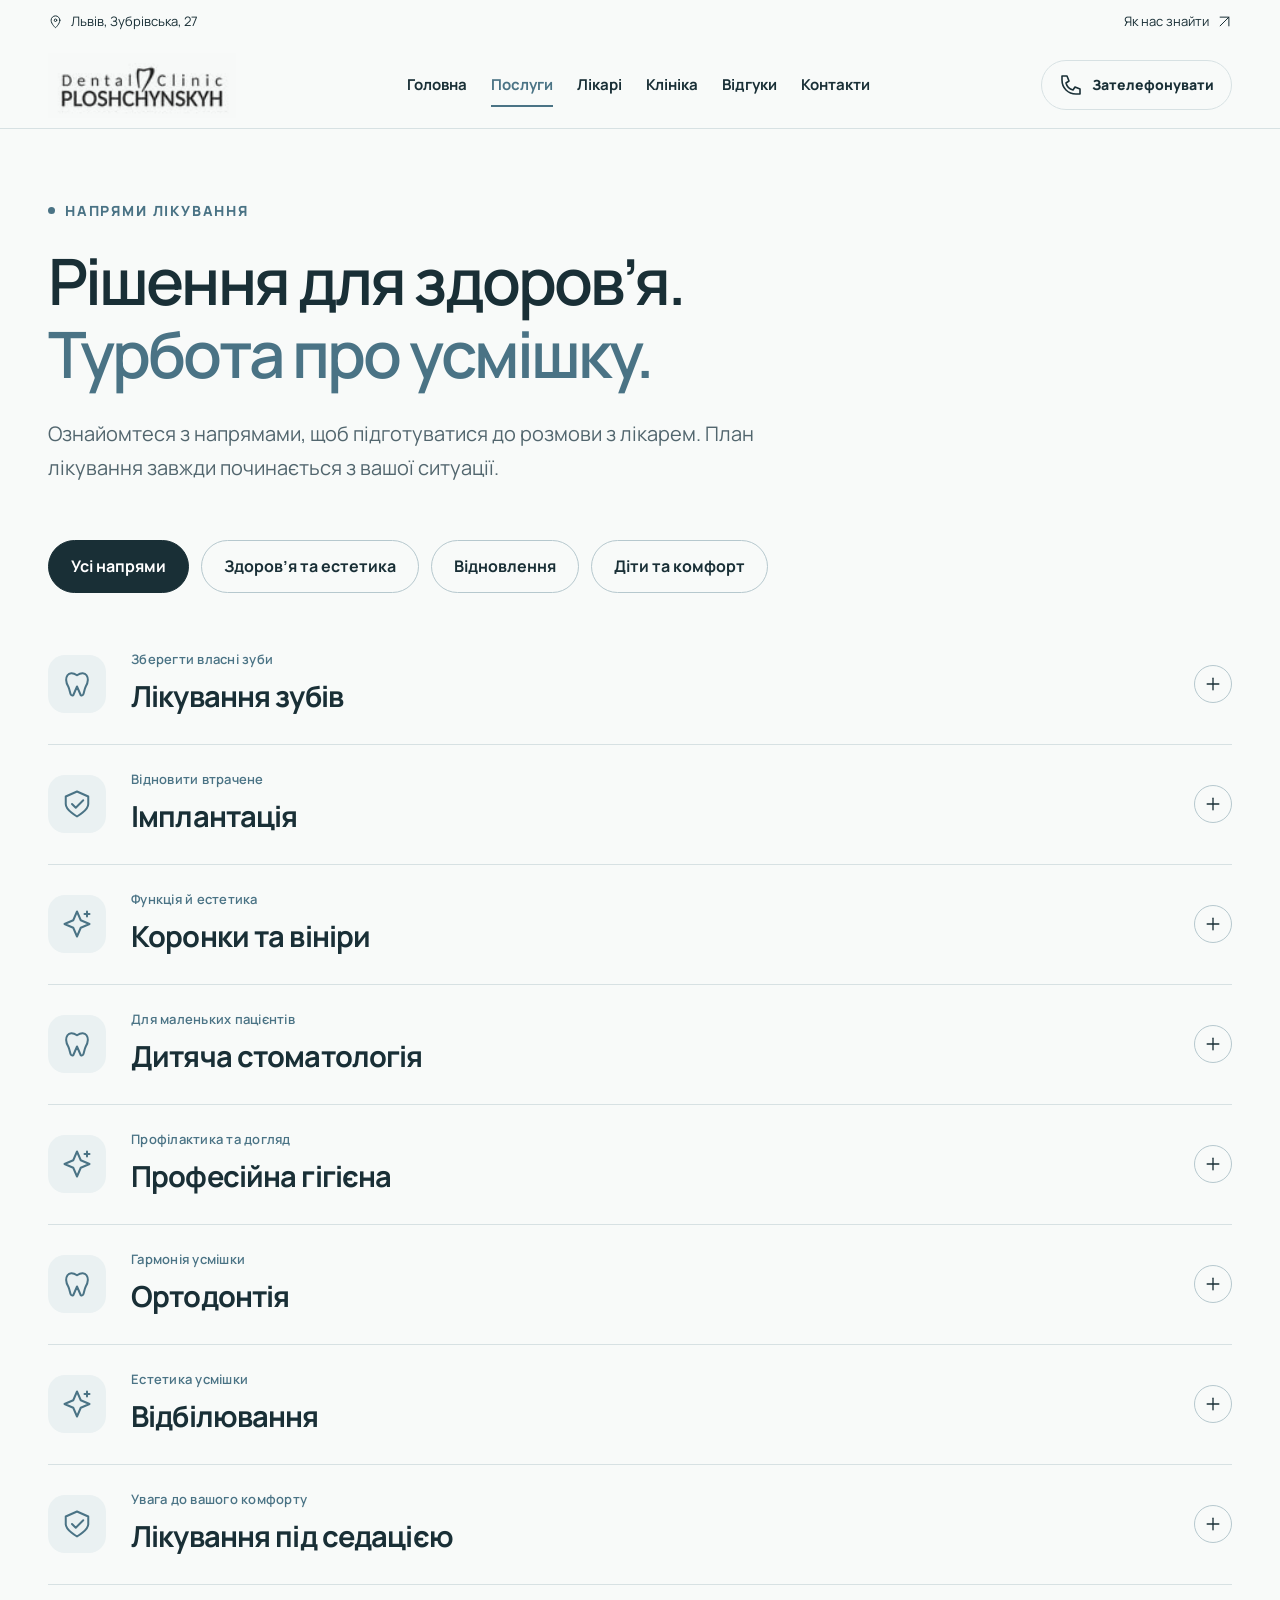
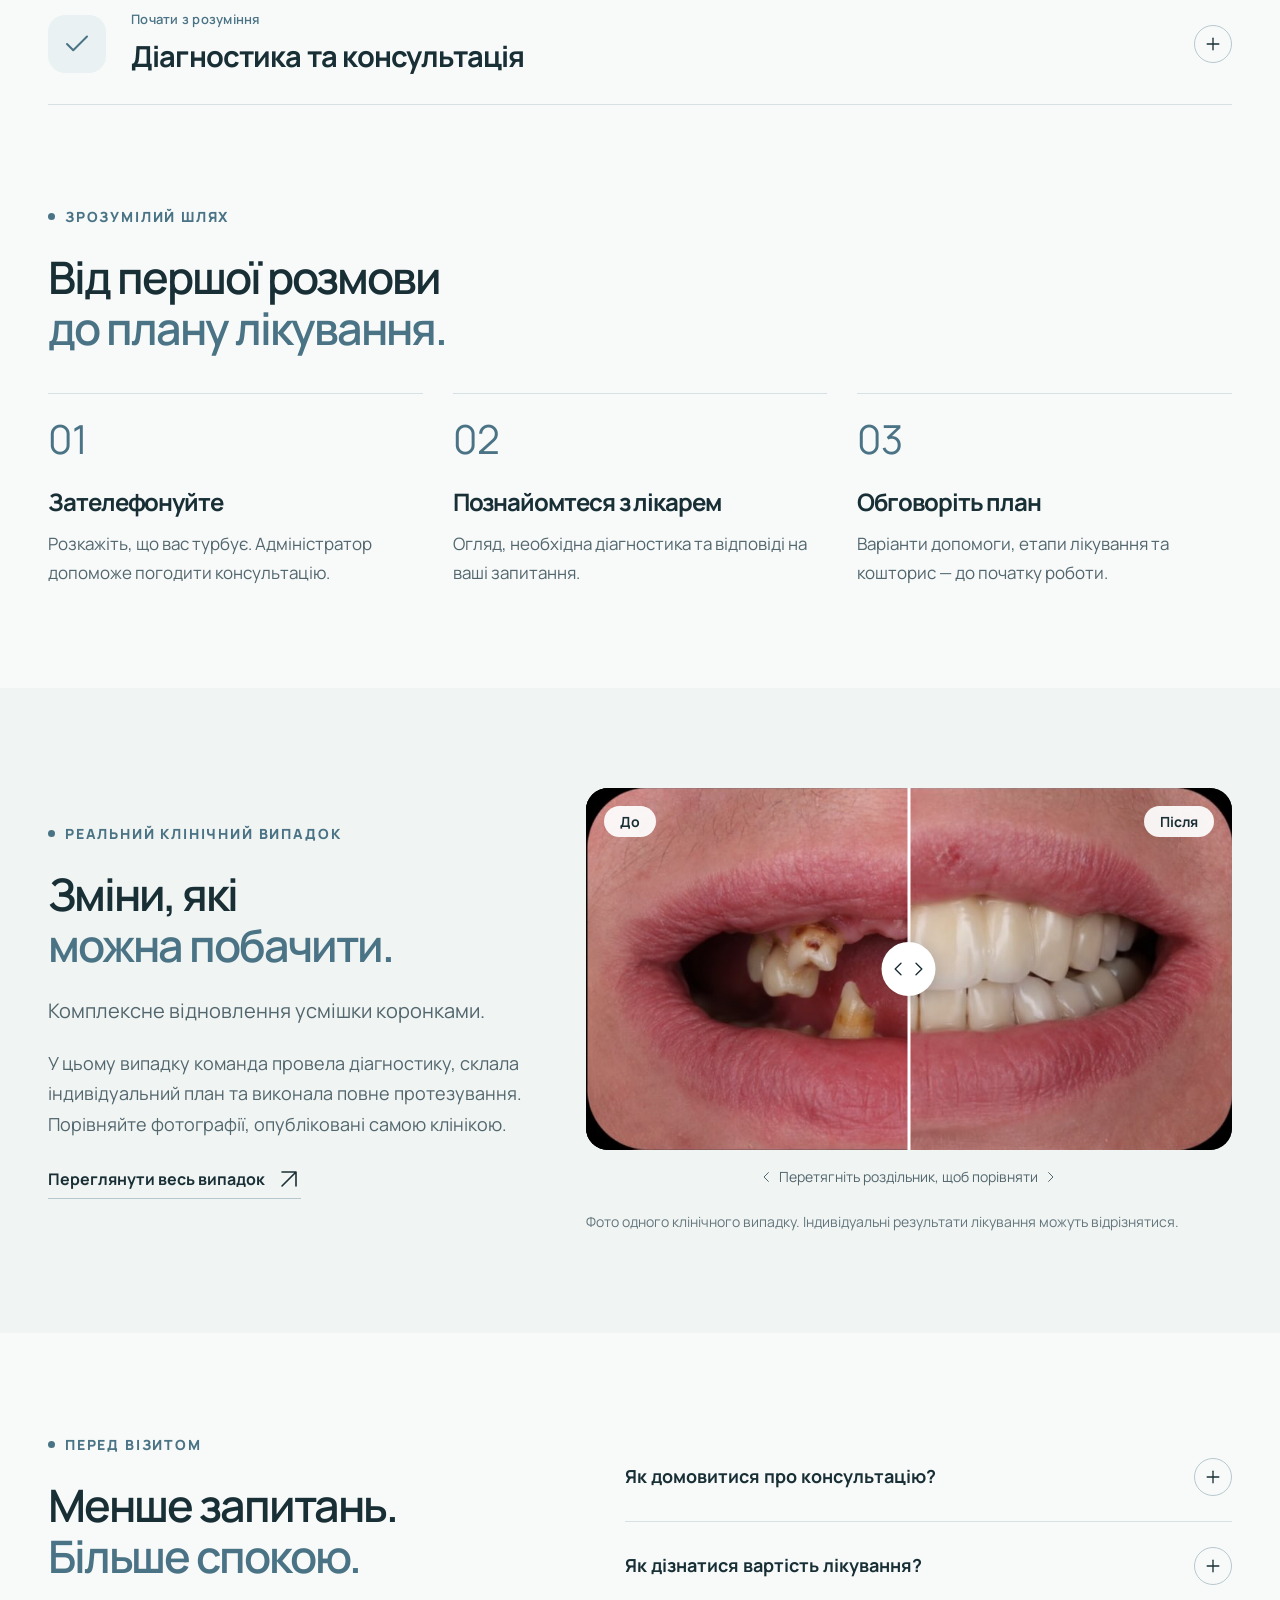
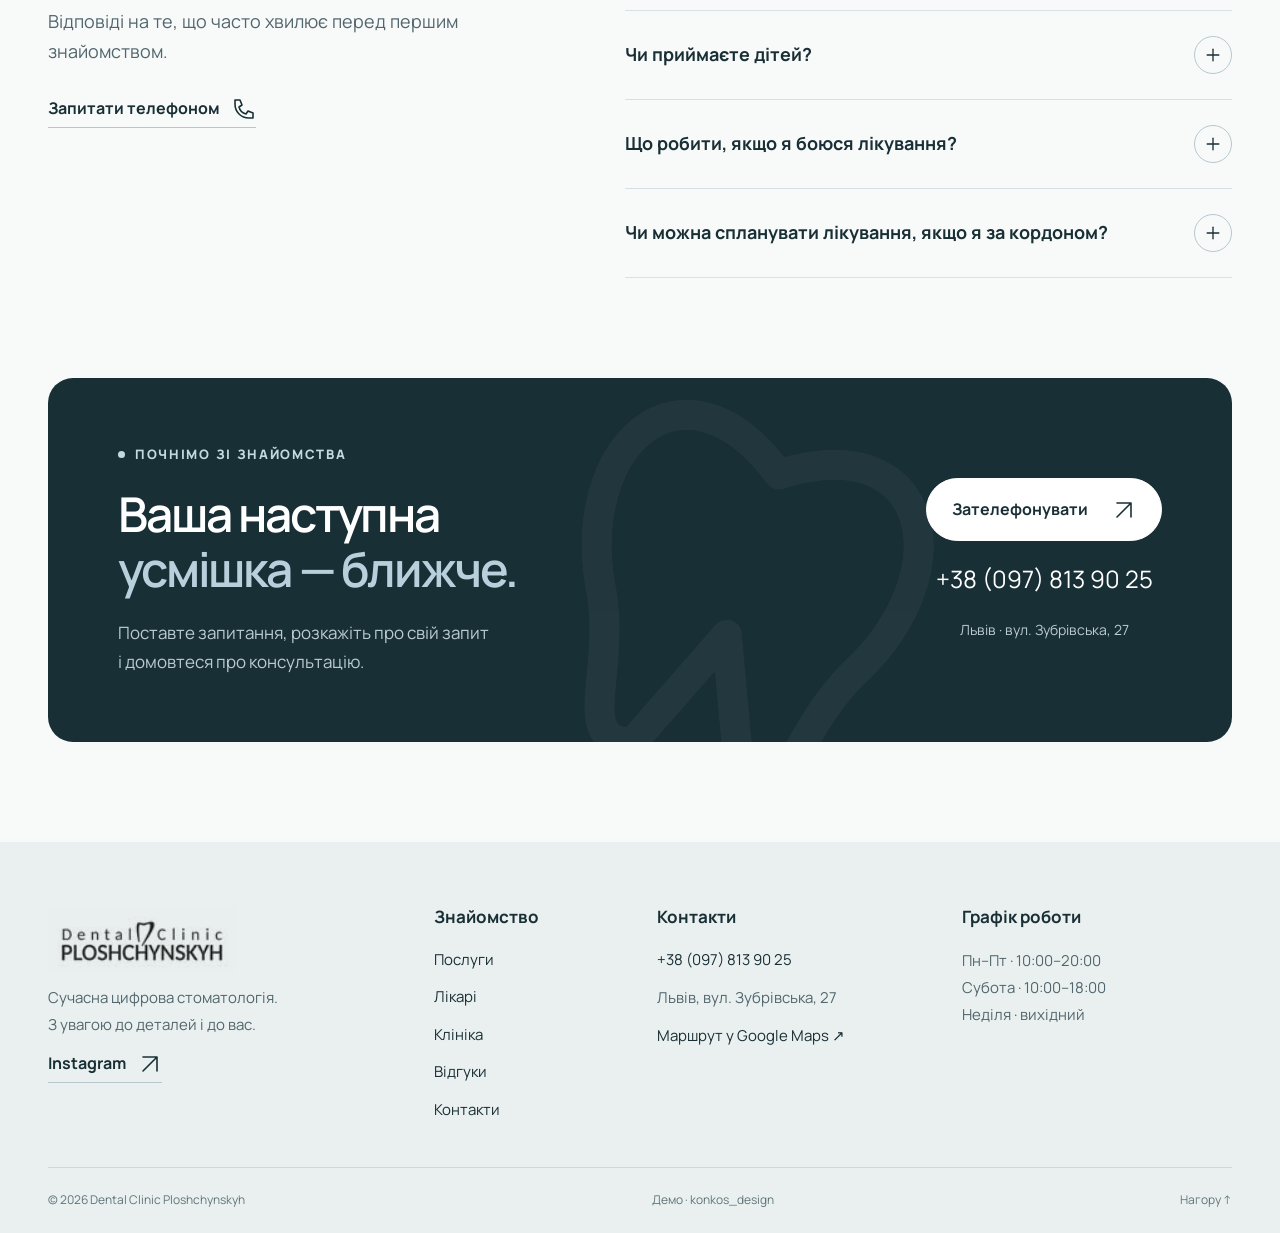
<file: services.html>
<!doctype html><html lang="uk"><head><meta charset="utf-8"><meta name="viewport" content="width=device-width,initial-scale=1"><meta name="robots" content="noindex, nofollow"><title>Послуги — Dental Clinic Ploshchynskyh</title><meta name="description" content="Стоматологічна клініка Площинських у Львові: лікарі, напрями лікування, фотографії клініки й реальні відгуки. Зубрівська, 27."><meta property="og:title" content="Послуги — Dental Clinic Ploshchynskyh"><meta property="og:description" content="Сучасна стоматологія для всієї родини. Львів, Зубрівська, 27."><meta property="og:image" content="https://ploshchynskyh-dental.toastytick16.chatgpt.site/img/a59270a5ecf73e44.jpg"><meta property="og:url" content="https://ploshchynskyh-dental.toastytick16.chatgpt.site/services.html"><meta name="twitter:card" content="summary_large_image"><link rel="icon" href="img/46915147395a34c7.jpg"><link rel="stylesheet" href="style.css"><script src="content-data.js" defer></script><script src="app.js" defer></script></head><body><a href="#main" class="skip-link">Перейти до вмісту</a><div class="topbar wrap"><span><svg class="icon " viewBox="0 0 24 24" fill="none" stroke="currentColor" stroke-width="1.6" stroke-linecap="round" stroke-linejoin="round" aria-hidden="true"><path d="M19 10c0 6-7 12-7 12S5 16 5 10a7 7 0 1 1 14 0Z"/><circle cx="12" cy="10" r="2"/></svg> Львів, Зубрівська, 27</span><a href="https://maps.app.goo.gl/xpnyEQBTFQje6oFD6" target="_blank" rel="noopener">Як нас знайти <svg class="icon " viewBox="0 0 24 24" fill="none" stroke="currentColor" stroke-width="1.6" stroke-linecap="round" stroke-linejoin="round" aria-hidden="true"><path d="M5 19 19 5M5 5h14v14"/></svg></a></div><header class="site-header"><div class="header-inner wrap"><a class="brand" href="index.html" aria-label="Dental Clinic Ploshchynskyh — головна"><img src="img/46915147395a34c7.jpg" alt="Dental Clinic Ploshchynskyh" width="150" height="150"></a><nav id="main-nav" aria-label="Основна навігація"><a href="index.html" >Головна</a><a href="services.html" aria-current="page">Послуги</a><a href="doctors.html" >Лікарі</a><a href="clinic.html" >Клініка</a><a href="reviews.html" >Відгуки</a><a href="contacts.html" >Контакти</a></nav><a class="header-call" aria-label="Зателефонувати клініці" href="tel:+380978139025"><svg class="icon " viewBox="0 0 24 24" fill="none" stroke="currentColor" stroke-width="1.6" stroke-linecap="round" stroke-linejoin="round" aria-hidden="true"><path d="M5 3H3v4c0 8 6 14 14 14h4v-5l-5-2-2 3c-4-1-6-3-7-7l3-2-2-5Z"/></svg><span>Зателефонувати</span></a><button class="menu-toggle" aria-label="Відкрити меню" aria-expanded="false" aria-controls="main-nav"><span></span><span></span></button></div></header><main id="main"><section class="page-intro wrap"><p class="eyebrow"><i></i>Напрями лікування</p><h1>Рішення для здоров’я.<br><em>Турбота про усмішку.</em></h1><p>Ознайомтеся з напрямами, щоб підготуватися до розмови з лікарем. План лікування завжди починається з вашої ситуації.</p></section><section class="wrap services-section"><div class="filters" aria-label="Фільтр послуг"><button data-filter="all" class="active" aria-pressed="true">Усі напрями</button><button data-filter="care" aria-pressed="false">Здоров’я та естетика</button><button data-filter="restore" aria-pressed="false">Відновлення</button><button data-filter="family" aria-pressed="false">Діти та комфорт</button></div><p class="sr-only" id="filter-status" aria-live="polite"></p><div class="service-accordions"><article class="service-accordion" id="service-0" data-category="care"><h2><button class="accordion-trigger" aria-expanded="false" aria-controls="service-panel-0"><span class="service-card-icon"><svg class="icon " viewBox="0 0 24 24" fill="none" stroke="currentColor" stroke-width="1.6" stroke-linecap="round" stroke-linejoin="round" aria-hidden="true"><path d="M12 5C5 0 1 7 5 14c2 4 1 8 4 7l3-7 3 7c3 1 2-3 4-7C23 7 19 0 12 5Z"/></svg></span><span class="service-title"><small>Зберегти власні зуби</small><span>Лікування зубів</span></span><span class="accordion-icon"><svg class="icon " viewBox="0 0 24 24" fill="none" stroke="currentColor" stroke-width="1.6" stroke-linecap="round" stroke-linejoin="round" aria-hidden="true"><path d="M5 12h14"/><path class="plus-vertical" d="M12 5v14"/></svg></span></button></h2><div class="accordion-panel service-panel" id="service-panel-0" hidden><div><p>Початок — огляд та оцінка стану зуба. Далі лікар пояснює, яке лікування необхідне: від реставрації до роботи з кореневими каналами. У клініці використовують стоматологічний мікроскоп.</p><ul class="check-list"><li><svg class="icon " viewBox="0 0 24 24" fill="none" stroke="currentColor" stroke-width="1.6" stroke-linecap="round" stroke-linejoin="round" aria-hidden="true"><path d="m4 12 5 5L20 6"/></svg>Терапевтична стоматологія</li><li><svg class="icon " viewBox="0 0 24 24" fill="none" stroke="currentColor" stroke-width="1.6" stroke-linecap="round" stroke-linejoin="round" aria-hidden="true"><path d="m4 12 5 5L20 6"/></svg>Ендодонтичне лікування</li><li><svg class="icon " viewBox="0 0 24 24" fill="none" stroke="currentColor" stroke-width="1.6" stroke-linecap="round" stroke-linejoin="round" aria-hidden="true"><path d="m4 12 5 5L20 6"/></svg>Художні реставрації</li></ul></div><aside><p>Конкретний обсяг роботи визначає лікар після діагностики.</p><a class="button secondary" href="tel:+380978139025"><span>Обговорити з лікарем</span><svg class="icon " viewBox="0 0 24 24" fill="none" stroke="currentColor" stroke-width="1.6" stroke-linecap="round" stroke-linejoin="round" aria-hidden="true"><path d="M5 19 19 5M5 5h14v14"/></svg></a></aside></div></article><article class="service-accordion" id="service-1" data-category="restore"><h2><button class="accordion-trigger" aria-expanded="false" aria-controls="service-panel-1"><span class="service-card-icon"><svg class="icon " viewBox="0 0 24 24" fill="none" stroke="currentColor" stroke-width="1.6" stroke-linecap="round" stroke-linejoin="round" aria-hidden="true"><path d="m12 2 9 4v6c0 5-9 10-9 10S3 17 3 12V6Z"/><path d="m8 12 3 3 6-6"/></svg></span><span class="service-title"><small>Відновити втрачене</small><span>Імплантація</span></span><span class="accordion-icon"><svg class="icon " viewBox="0 0 24 24" fill="none" stroke="currentColor" stroke-width="1.6" stroke-linecap="round" stroke-linejoin="round" aria-hidden="true"><path d="M5 12h14"/><path class="plus-vertical" d="M12 5v14"/></svg></span></button></h2><div class="accordion-panel service-panel" id="service-panel-1" hidden><div><p>У клініці виконують імплантацію та комплексні роботи, зокрема за концепцією All-on-6. Команда планує хірургічний і ортопедичний етапи відповідно до клінічної ситуації.</p><ul class="check-list"><li><svg class="icon " viewBox="0 0 24 24" fill="none" stroke="currentColor" stroke-width="1.6" stroke-linecap="round" stroke-linejoin="round" aria-hidden="true"><path d="m4 12 5 5L20 6"/></svg>Планування імплантації</li><li><svg class="icon " viewBox="0 0 24 24" fill="none" stroke="currentColor" stroke-width="1.6" stroke-linecap="round" stroke-linejoin="round" aria-hidden="true"><path d="m4 12 5 5L20 6"/></svg>Хірургічний етап</li><li><svg class="icon " viewBox="0 0 24 24" fill="none" stroke="currentColor" stroke-width="1.6" stroke-linecap="round" stroke-linejoin="round" aria-hidden="true"><path d="m4 12 5 5L20 6"/></svg>Подальше протезування</li></ul></div><aside><p>Можливість імплантації оцінюють індивідуально; вона підходить не в кожному випадку.</p><a class="button secondary" href="tel:+380978139025"><span>Обговорити з лікарем</span><svg class="icon " viewBox="0 0 24 24" fill="none" stroke="currentColor" stroke-width="1.6" stroke-linecap="round" stroke-linejoin="round" aria-hidden="true"><path d="M5 19 19 5M5 5h14v14"/></svg></a></aside></div></article><article class="service-accordion" id="service-2" data-category="restore"><h2><button class="accordion-trigger" aria-expanded="false" aria-controls="service-panel-2"><span class="service-card-icon"><svg class="icon " viewBox="0 0 24 24" fill="none" stroke="currentColor" stroke-width="1.6" stroke-linecap="round" stroke-linejoin="round" aria-hidden="true"><path d="m12 2 3 7 7 3-7 3-3 7-3-7-7-3 7-3ZM20 2v4M18 4h4"/></svg></span><span class="service-title"><small>Функція й естетика</small><span>Коронки та вініри</span></span><span class="accordion-icon"><svg class="icon " viewBox="0 0 24 24" fill="none" stroke="currentColor" stroke-width="1.6" stroke-linecap="round" stroke-linejoin="round" aria-hidden="true"><path d="M5 12h14"/><path class="plus-vertical" d="M12 5v14"/></svg></span></button></h2><div class="accordion-panel service-panel" id="service-panel-2" hidden><div><p>Ортопедичне лікування поєднує естетичні та функціональні завдання. У матеріалах клініки є роботи з коронками й вінірами, а також повне протезування.</p><ul class="check-list"><li><svg class="icon " viewBox="0 0 24 24" fill="none" stroke="currentColor" stroke-width="1.6" stroke-linecap="round" stroke-linejoin="round" aria-hidden="true"><path d="m4 12 5 5L20 6"/></svg>Коронки</li><li><svg class="icon " viewBox="0 0 24 24" fill="none" stroke="currentColor" stroke-width="1.6" stroke-linecap="round" stroke-linejoin="round" aria-hidden="true"><path d="m4 12 5 5L20 6"/></svg>Вініри</li><li><svg class="icon " viewBox="0 0 24 24" fill="none" stroke="currentColor" stroke-width="1.6" stroke-linecap="round" stroke-linejoin="round" aria-hidden="true"><path d="m4 12 5 5L20 6"/></svg>Комплексне протезування</li></ul></div><aside><p>Форму, відтінок і план лікування обговорюють із лікарем; перед фіксацією вінірів проводять примірку.</p><a class="button secondary" href="tel:+380978139025"><span>Обговорити з лікарем</span><svg class="icon " viewBox="0 0 24 24" fill="none" stroke="currentColor" stroke-width="1.6" stroke-linecap="round" stroke-linejoin="round" aria-hidden="true"><path d="M5 19 19 5M5 5h14v14"/></svg></a></aside></div></article><article class="service-accordion" id="service-3" data-category="family"><h2><button class="accordion-trigger" aria-expanded="false" aria-controls="service-panel-3"><span class="service-card-icon"><svg class="icon " viewBox="0 0 24 24" fill="none" stroke="currentColor" stroke-width="1.6" stroke-linecap="round" stroke-linejoin="round" aria-hidden="true"><path d="M12 5C5 0 1 7 5 14c2 4 1 8 4 7l3-7 3 7c3 1 2-3 4-7C23 7 19 0 12 5Z"/></svg></span><span class="service-title"><small>Для маленьких пацієнтів</small><span>Дитяча стоматологія</span></span><span class="accordion-icon"><svg class="icon " viewBox="0 0 24 24" fill="none" stroke="currentColor" stroke-width="1.6" stroke-linecap="round" stroke-linejoin="round" aria-hidden="true"><path d="M5 12h14"/><path class="plus-vertical" d="M12 5v14"/></svg></span></button></h2><div class="accordion-panel service-panel" id="service-panel-3" hidden><div><p>Клініка приймає дітей і пропонує дитячі чекапи: огляд, консультацію та професійну гігієну. При зверненні повідомте вік дитини та що саме її турбує.</p><ul class="check-list"><li><svg class="icon " viewBox="0 0 24 24" fill="none" stroke="currentColor" stroke-width="1.6" stroke-linecap="round" stroke-linejoin="round" aria-hidden="true"><path d="m4 12 5 5L20 6"/></svg>Знайомство зі стоматологом</li><li><svg class="icon " viewBox="0 0 24 24" fill="none" stroke="currentColor" stroke-width="1.6" stroke-linecap="round" stroke-linejoin="round" aria-hidden="true"><path d="m4 12 5 5L20 6"/></svg>Огляд і консультація</li><li><svg class="icon " viewBox="0 0 24 24" fill="none" stroke="currentColor" stroke-width="1.6" stroke-linecap="round" stroke-linejoin="round" aria-hidden="true"><path d="m4 12 5 5L20 6"/></svg>Гігієна та лікування</li></ul></div><aside><p>План візиту й лікування узгоджується з батьками.</p><a class="button secondary" href="tel:+380978139025"><span>Обговорити з лікарем</span><svg class="icon " viewBox="0 0 24 24" fill="none" stroke="currentColor" stroke-width="1.6" stroke-linecap="round" stroke-linejoin="round" aria-hidden="true"><path d="M5 19 19 5M5 5h14v14"/></svg></a></aside></div></article><article class="service-accordion" id="service-4" data-category="care"><h2><button class="accordion-trigger" aria-expanded="false" aria-controls="service-panel-4"><span class="service-card-icon"><svg class="icon " viewBox="0 0 24 24" fill="none" stroke="currentColor" stroke-width="1.6" stroke-linecap="round" stroke-linejoin="round" aria-hidden="true"><path d="m12 2 3 7 7 3-7 3-3 7-3-7-7-3 7-3ZM20 2v4M18 4h4"/></svg></span><span class="service-title"><small>Профілактика та догляд</small><span>Професійна гігієна</span></span><span class="accordion-icon"><svg class="icon " viewBox="0 0 24 24" fill="none" stroke="currentColor" stroke-width="1.6" stroke-linecap="round" stroke-linejoin="round" aria-hidden="true"><path d="M5 12h14"/><path class="plus-vertical" d="M12 5v14"/></svg></span></button></h2><div class="accordion-panel service-panel" id="service-panel-4" hidden><div><p>Професійна гігієна представлена у чекапах клініки та відгуках пацієнтів. Лікар також допоможе підібрати засоби домашнього догляду під ваші потреби.</p><ul class="check-list"><li><svg class="icon " viewBox="0 0 24 24" fill="none" stroke="currentColor" stroke-width="1.6" stroke-linecap="round" stroke-linejoin="round" aria-hidden="true"><path d="m4 12 5 5L20 6"/></svg>Професійна гігієна</li><li><svg class="icon " viewBox="0 0 24 24" fill="none" stroke="currentColor" stroke-width="1.6" stroke-linecap="round" stroke-linejoin="round" aria-hidden="true"><path d="m4 12 5 5L20 6"/></svg>Оцінка стану ясен</li><li><svg class="icon " viewBox="0 0 24 24" fill="none" stroke="currentColor" stroke-width="1.6" stroke-linecap="round" stroke-linejoin="round" aria-hidden="true"><path d="m4 12 5 5L20 6"/></svg>Індивідуальні поради з догляду</li></ul></div><aside><p>Частоту повторних візитів обговоріть зі своїм лікарем.</p><a class="button secondary" href="tel:+380978139025"><span>Обговорити з лікарем</span><svg class="icon " viewBox="0 0 24 24" fill="none" stroke="currentColor" stroke-width="1.6" stroke-linecap="round" stroke-linejoin="round" aria-hidden="true"><path d="M5 19 19 5M5 5h14v14"/></svg></a></aside></div></article><article class="service-accordion" id="service-5" data-category="care"><h2><button class="accordion-trigger" aria-expanded="false" aria-controls="service-panel-5"><span class="service-card-icon"><svg class="icon " viewBox="0 0 24 24" fill="none" stroke="currentColor" stroke-width="1.6" stroke-linecap="round" stroke-linejoin="round" aria-hidden="true"><path d="M12 5C5 0 1 7 5 14c2 4 1 8 4 7l3-7 3 7c3 1 2-3 4-7C23 7 19 0 12 5Z"/></svg></span><span class="service-title"><small>Гармонія усмішки</small><span>Ортодонтія</span></span><span class="accordion-icon"><svg class="icon " viewBox="0 0 24 24" fill="none" stroke="currentColor" stroke-width="1.6" stroke-linecap="round" stroke-linejoin="round" aria-hidden="true"><path d="M5 12h14"/><path class="plus-vertical" d="M12 5v14"/></svg></span></button></h2><div class="accordion-panel service-panel" id="service-panel-5" hidden><div><p>У клініці є напрям ортодонтії; у Highlights представлені матеріали про брекети. Консультація допоможе обговорити можливі варіанти корекції прикусу.</p><ul class="check-list"><li><svg class="icon " viewBox="0 0 24 24" fill="none" stroke="currentColor" stroke-width="1.6" stroke-linecap="round" stroke-linejoin="round" aria-hidden="true"><path d="m4 12 5 5L20 6"/></svg>Ортодонтична консультація</li><li><svg class="icon " viewBox="0 0 24 24" fill="none" stroke="currentColor" stroke-width="1.6" stroke-linecap="round" stroke-linejoin="round" aria-hidden="true"><path d="m4 12 5 5L20 6"/></svg>Брекет-системи</li><li><svg class="icon " viewBox="0 0 24 24" fill="none" stroke="currentColor" stroke-width="1.6" stroke-linecap="round" stroke-linejoin="round" aria-hidden="true"><path d="m4 12 5 5L20 6"/></svg>Контроль лікування</li></ul></div><aside><p>Тип апарата, терміни та вартість визначають після обстеження.</p><a class="button secondary" href="tel:+380978139025"><span>Обговорити з лікарем</span><svg class="icon " viewBox="0 0 24 24" fill="none" stroke="currentColor" stroke-width="1.6" stroke-linecap="round" stroke-linejoin="round" aria-hidden="true"><path d="M5 19 19 5M5 5h14v14"/></svg></a></aside></div></article><article class="service-accordion" id="service-6" data-category="care"><h2><button class="accordion-trigger" aria-expanded="false" aria-controls="service-panel-6"><span class="service-card-icon"><svg class="icon " viewBox="0 0 24 24" fill="none" stroke="currentColor" stroke-width="1.6" stroke-linecap="round" stroke-linejoin="round" aria-hidden="true"><path d="m12 2 3 7 7 3-7 3-3 7-3-7-7-3 7-3ZM20 2v4M18 4h4"/></svg></span><span class="service-title"><small>Естетика усмішки</small><span>Відбілювання</span></span><span class="accordion-icon"><svg class="icon " viewBox="0 0 24 24" fill="none" stroke="currentColor" stroke-width="1.6" stroke-linecap="round" stroke-linejoin="round" aria-hidden="true"><path d="M5 12h14"/><path class="plus-vertical" d="M12 5v14"/></svg></span></button></h2><div class="accordion-panel service-panel" id="service-panel-6" hidden><div><p>Відбілювання — один із напрямів, представлених клінікою в Instagram. На консультації обговоріть бажаний відтінок, можливості процедури та підготовку.</p><ul class="check-list"><li><svg class="icon " viewBox="0 0 24 24" fill="none" stroke="currentColor" stroke-width="1.6" stroke-linecap="round" stroke-linejoin="round" aria-hidden="true"><path d="m4 12 5 5L20 6"/></svg>Попередня консультація</li><li><svg class="icon " viewBox="0 0 24 24" fill="none" stroke="currentColor" stroke-width="1.6" stroke-linecap="round" stroke-linejoin="round" aria-hidden="true"><path d="m4 12 5 5L20 6"/></svg>Підбір способу відбілювання</li><li><svg class="icon " viewBox="0 0 24 24" fill="none" stroke="currentColor" stroke-width="1.6" stroke-linecap="round" stroke-linejoin="round" aria-hidden="true"><path d="m4 12 5 5L20 6"/></svg>Рекомендації після процедури</li></ul></div><aside><p>Результат залежить від вихідного стану зубів; можливість процедури оцінює стоматолог.</p><a class="button secondary" href="tel:+380978139025"><span>Обговорити з лікарем</span><svg class="icon " viewBox="0 0 24 24" fill="none" stroke="currentColor" stroke-width="1.6" stroke-linecap="round" stroke-linejoin="round" aria-hidden="true"><path d="M5 19 19 5M5 5h14v14"/></svg></a></aside></div></article><article class="service-accordion" id="service-7" data-category="family"><h2><button class="accordion-trigger" aria-expanded="false" aria-controls="service-panel-7"><span class="service-card-icon"><svg class="icon " viewBox="0 0 24 24" fill="none" stroke="currentColor" stroke-width="1.6" stroke-linecap="round" stroke-linejoin="round" aria-hidden="true"><path d="m12 2 9 4v6c0 5-9 10-9 10S3 17 3 12V6Z"/><path d="m8 12 3 3 6-6"/></svg></span><span class="service-title"><small>Увага до вашого комфорту</small><span>Лікування під седацією</span></span><span class="accordion-icon"><svg class="icon " viewBox="0 0 24 24" fill="none" stroke="currentColor" stroke-width="1.6" stroke-linecap="round" stroke-linejoin="round" aria-hidden="true"><path d="M5 12h14"/><path class="plus-vertical" d="M12 5v14"/></svg></span></button></h2><div class="accordion-panel service-panel" id="service-panel-7" hidden><div><p>Головний лікар Орися Площинська розповідає у відео клініки про лікування під седацією. Цей формат може розглядатися, зокрема, коли пацієнт сильно хвилюється або потребує значного обсягу роботи.</p><ul class="check-list"><li><svg class="icon " viewBox="0 0 24 24" fill="none" stroke="currentColor" stroke-width="1.6" stroke-linecap="round" stroke-linejoin="round" aria-hidden="true"><path d="m4 12 5 5L20 6"/></svg>Попередня консультація</li><li><svg class="icon " viewBox="0 0 24 24" fill="none" stroke="currentColor" stroke-width="1.6" stroke-linecap="round" stroke-linejoin="round" aria-hidden="true"><path d="m4 12 5 5L20 6"/></svg>Оцінка можливості седації</li><li><svg class="icon " viewBox="0 0 24 24" fill="none" stroke="currentColor" stroke-width="1.6" stroke-linecap="round" stroke-linejoin="round" aria-hidden="true"><path d="m4 12 5 5L20 6"/></svg>Узгодження плану лікування</li></ul></div><aside><p>Необхідність, протипоказання й умови підготовки визначає медична команда.</p><a class="button secondary" href="tel:+380978139025"><span>Обговорити з лікарем</span><svg class="icon " viewBox="0 0 24 24" fill="none" stroke="currentColor" stroke-width="1.6" stroke-linecap="round" stroke-linejoin="round" aria-hidden="true"><path d="M5 19 19 5M5 5h14v14"/></svg></a></aside></div></article><article class="service-accordion" id="service-8" data-category="care"><h2><button class="accordion-trigger" aria-expanded="false" aria-controls="service-panel-8"><span class="service-card-icon"><svg class="icon " viewBox="0 0 24 24" fill="none" stroke="currentColor" stroke-width="1.6" stroke-linecap="round" stroke-linejoin="round" aria-hidden="true"><path d="m4 12 5 5L20 6"/></svg></span><span class="service-title"><small>Почати з розуміння</small><span>Діагностика та консультація</span></span><span class="accordion-icon"><svg class="icon " viewBox="0 0 24 24" fill="none" stroke="currentColor" stroke-width="1.6" stroke-linecap="round" stroke-linejoin="round" aria-hidden="true"><path d="M5 12h14"/><path class="plus-vertical" d="M12 5v14"/></svg></span></button></h2><div class="accordion-panel service-panel" id="service-panel-8" hidden><div><p>Клініка пропонує комплексний підхід від діагностики до лікування. На консультації можна обговорити стан зубів, варіанти допомоги, послідовність етапів і кошторис.</p><ul class="check-list"><li><svg class="icon " viewBox="0 0 24 24" fill="none" stroke="currentColor" stroke-width="1.6" stroke-linecap="round" stroke-linejoin="round" aria-hidden="true"><path d="m4 12 5 5L20 6"/></svg>Знайомство з вашим запитом</li><li><svg class="icon " viewBox="0 0 24 24" fill="none" stroke="currentColor" stroke-width="1.6" stroke-linecap="round" stroke-linejoin="round" aria-hidden="true"><path d="m4 12 5 5L20 6"/></svg>Огляд та необхідна діагностика</li><li><svg class="icon " viewBox="0 0 24 24" fill="none" stroke="currentColor" stroke-width="1.6" stroke-linecap="round" stroke-linejoin="round" aria-hidden="true"><path d="m4 12 5 5L20 6"/></svg>План і розрахунок вартості</li></ul></div><aside><p>Якщо маєте попередні знімки чи план лікування, уточніть телефоном, що взяти із собою.</p><a class="button secondary" href="tel:+380978139025"><span>Обговорити з лікарем</span><svg class="icon " viewBox="0 0 24 24" fill="none" stroke="currentColor" stroke-width="1.6" stroke-linecap="round" stroke-linejoin="round" aria-hidden="true"><path d="M5 19 19 5M5 5h14v14"/></svg></a></aside></div></article></div></section><section class="section wrap"><div class="section-heading"><div><p class="eyebrow"><i></i>Зрозумілий шлях</p><h2>Від першої розмови<br><em>до плану лікування.</em></h2></div></div><div class="steps"><article><span>01</span><h3>Зателефонуйте</h3><p>Розкажіть, що вас турбує. Адміністратор допоможе погодити консультацію.</p></article><article><span>02</span><h3>Познайомтеся з лікарем</h3><p>Огляд, необхідна діагностика та відповіді на ваші запитання.</p></article><article><span>03</span><h3>Обговоріть план</h3><p>Варіанти допомоги, етапи лікування та кошторис — до початку роботи.</p></article></div></section><section class="section results-section"><div class="wrap result-grid"><div><p class="eyebrow"><i></i>Реальний клінічний випадок</p><h2>Зміни, які<br><em>можна побачити.</em></h2><p class="section-lead">Комплексне відновлення усмішки коронками.</p><p>У цьому випадку команда провела діагностику, склала індивідуальний план та виконала повне протезування. Порівняйте фотографії, опубліковані самою клінікою.</p><a class="text-link" href="https://www.instagram.com/dental_clinic_ploshchynskyh/p/DYmo0bYCjOm/" target="_blank" rel="noopener">Переглянути весь випадок <svg class="icon " viewBox="0 0 24 24" fill="none" stroke="currentColor" stroke-width="1.6" stroke-linecap="round" stroke-linejoin="round" aria-hidden="true"><path d="M5 19 19 5M5 5h14v14"/></svg></a></div><div><div class="comparison" style="--split:50%"><svg class="case-layer" viewBox="114 598 845 473" role="img" aria-label="Після протезування"><image href="img/d6762a61717f33f7.jpg" width="1080" height="1350"/></svg><svg class="case-layer case-before" viewBox="90 591 900 504" role="img" aria-label="До протезування"><image href="img/ae35488f7a0974c9.jpg" width="1080" height="1350"/></svg><span class="case-label before-label">До</span><span class="case-label after-label">Після</span><span class="compare-handle"><svg class="icon " viewBox="0 0 24 24" fill="none" stroke="currentColor" stroke-width="1.6" stroke-linecap="round" stroke-linejoin="round" aria-hidden="true"><path d="m15 5-7 7 7 7"/></svg><svg class="icon " viewBox="0 0 24 24" fill="none" stroke="currentColor" stroke-width="1.6" stroke-linecap="round" stroke-linejoin="round" aria-hidden="true"><path d="m9 5 7 7-7 7"/></svg></span><input type="range" min="0" max="100" value="50" aria-label="Порівняння до та після лікування" aria-valuetext="Показано 50 відсотків фото до лікування"></div><p class="comparison-help"><svg class="icon " viewBox="0 0 24 24" fill="none" stroke="currentColor" stroke-width="1.6" stroke-linecap="round" stroke-linejoin="round" aria-hidden="true"><path d="m15 5-7 7 7 7"/></svg> Перетягніть роздільник, щоб порівняти <svg class="icon " viewBox="0 0 24 24" fill="none" stroke="currentColor" stroke-width="1.6" stroke-linecap="round" stroke-linejoin="round" aria-hidden="true"><path d="m9 5 7 7-7 7"/></svg></p><p class="note">Фото одного клінічного випадку. Індивідуальні результати лікування можуть відрізнятися.</p></div></div></section><section class="section wrap faq-section"><div><p class="eyebrow"><i></i>Перед візитом</p><h2>Менше запитань.<br><em>Більше спокою.</em></h2><p>Відповіді на те, що часто хвилює перед першим знайомством.</p><a class="text-link" href="tel:+380978139025">Запитати телефоном <svg class="icon " viewBox="0 0 24 24" fill="none" stroke="currentColor" stroke-width="1.6" stroke-linecap="round" stroke-linejoin="round" aria-hidden="true"><path d="M5 3H3v4c0 8 6 14 14 14h4v-5l-5-2-2 3c-4-1-6-3-7-7l3-2-2-5Z"/></svg></a></div><div class="accordion"><div class="accordion-item"><h3><button class="accordion-trigger" aria-expanded="false" aria-controls="faq-0"><span>Як домовитися про консультацію?</span><span class="accordion-icon"><svg class="icon " viewBox="0 0 24 24" fill="none" stroke="currentColor" stroke-width="1.6" stroke-linecap="round" stroke-linejoin="round" aria-hidden="true"><path d="M5 12h14"/><path class="plus-vertical" d="M12 5v14"/></svg></span></button></h3><div class="accordion-panel" id="faq-0" hidden><p>Зателефонуйте за номером +38 (097) 813 90 25. Розкажіть адміністратору про свій запит — вам допоможуть погодити лікаря та зручний час.</p></div></div><div class="accordion-item"><h3><button class="accordion-trigger" aria-expanded="false" aria-controls="faq-1"><span>Як дізнатися вартість лікування?</span><span class="accordion-icon"><svg class="icon " viewBox="0 0 24 24" fill="none" stroke="currentColor" stroke-width="1.6" stroke-linecap="round" stroke-linejoin="round" aria-hidden="true"><path d="M5 12h14"/><path class="plus-vertical" d="M12 5v14"/></svg></span></button></h3><div class="accordion-panel" id="faq-1" hidden><p>Лікар розраховує вартість після огляду та складання плану. Уточнити вартість первинної консультації можна телефоном.</p></div></div><div class="accordion-item"><h3><button class="accordion-trigger" aria-expanded="false" aria-controls="faq-2"><span>Чи приймаєте дітей?</span><span class="accordion-icon"><svg class="icon " viewBox="0 0 24 24" fill="none" stroke="currentColor" stroke-width="1.6" stroke-linecap="round" stroke-linejoin="round" aria-hidden="true"><path d="M5 12h14"/><path class="plus-vertical" d="M12 5v14"/></svg></span></button></h3><div class="accordion-panel" id="faq-2" hidden><p>Так, у клініці є дитяча стоматологія та чекапи для дітей. Під час дзвінка повідомте вік дитини й мету візиту.</p></div></div><div class="accordion-item"><h3><button class="accordion-trigger" aria-expanded="false" aria-controls="faq-3"><span>Що робити, якщо я боюся лікування?</span><span class="accordion-icon"><svg class="icon " viewBox="0 0 24 24" fill="none" stroke="currentColor" stroke-width="1.6" stroke-linecap="round" stroke-linejoin="round" aria-hidden="true"><path d="M5 12h14"/><path class="plus-vertical" d="M12 5v14"/></svg></span></button></h3><div class="accordion-panel" id="faq-3" hidden><p>Розкажіть про хвилювання під час консультації. У клініці також доступне лікування під седацією; можливість такого формату визначає медична команда.</p></div></div><div class="accordion-item"><h3><button class="accordion-trigger" aria-expanded="false" aria-controls="faq-4"><span>Чи можна спланувати лікування, якщо я за кордоном?</span><span class="accordion-icon"><svg class="icon " viewBox="0 0 24 24" fill="none" stroke="currentColor" stroke-width="1.6" stroke-linecap="round" stroke-linejoin="round" aria-hidden="true"><path d="M5 12h14"/><path class="plus-vertical" d="M12 5v14"/></svg></span></button></h3><div class="accordion-panel" id="faq-4" hidden><p>Клініка пропонує попереднє планування для пацієнтів з-за кордону. Зв’яжіться з командою, щоб обговорити вашу ситуацію, необхідні матеріали та можливий графік візитів.</p></div></div></div></section><section class="cta wrap"><div class="cta-mark" aria-hidden="true"><svg class="icon " viewBox="0 0 24 24" fill="none" stroke="currentColor" stroke-width="1.6" stroke-linecap="round" stroke-linejoin="round" aria-hidden="true"><path d="M12 5C5 0 1 7 5 14c2 4 1 8 4 7l3-7 3 7c3 1 2-3 4-7C23 7 19 0 12 5Z"/></svg></div><div><p class="eyebrow"><i></i>Почнімо зі знайомства</p><h2>Ваша наступна<br><em>усмішка — ближче.</em></h2><p>Поставте запитання, розкажіть про свій запит<br>і домовтеся про консультацію.</p></div><div class="cta-contact"><a class="button white" href="tel:+380978139025"><span>Зателефонувати</span><svg class="icon " viewBox="0 0 24 24" fill="none" stroke="currentColor" stroke-width="1.6" stroke-linecap="round" stroke-linejoin="round" aria-hidden="true"><path d="M5 19 19 5M5 5h14v14"/></svg></a><a class="cta-phone" href="tel:+380978139025">+38 (097) 813 90 25</a><span>Львів · вул. Зубрівська, 27</span></div></section></main><footer class="footer"><div class="wrap footer-grid"><div><a class="brand footer-logo" href="index.html" aria-label="Dental Clinic Ploshchynskyh — головна"><img src="img/46915147395a34c7.jpg" alt="Dental Clinic Ploshchynskyh" width="150" height="150"></a><p>Сучасна цифрова стоматологія.<br>З увагою до деталей і до вас.</p><a class="text-link" href="https://www.instagram.com/dental_clinic_ploshchynskyh/" target="_blank" rel="noopener">Instagram <svg class="icon " viewBox="0 0 24 24" fill="none" stroke="currentColor" stroke-width="1.6" stroke-linecap="round" stroke-linejoin="round" aria-hidden="true"><path d="M5 19 19 5M5 5h14v14"/></svg></a></div><div><h3>Знайомство</h3><a href="services.html">Послуги</a><a href="doctors.html">Лікарі</a><a href="clinic.html">Клініка</a><a href="reviews.html">Відгуки</a><a href="contacts.html">Контакти</a></div><div><h3>Контакти</h3><a href="tel:+380978139025">+38 (097) 813 90 25</a><p>Львів, вул. Зубрівська, 27</p><a href="https://maps.app.goo.gl/xpnyEQBTFQje6oFD6" target="_blank" rel="noopener">Маршрут у Google Maps ↗</a></div><div><h3>Графік роботи</h3><p>Пн–Пт · 10:00–20:00<br>Субота · 10:00–18:00<br>Неділя · вихідний</p></div></div><div class="wrap footer-bottom"><span>© 2026 Dental Clinic Ploshchynskyh</span><span>Демо · konkos_design</span><a href="#main">Нагору ↑</a></div></footer><a class="mobile-call" href="tel:+380978139025"><svg class="icon " viewBox="0 0 24 24" fill="none" stroke="currentColor" stroke-width="1.6" stroke-linecap="round" stroke-linejoin="round" aria-hidden="true"><path d="M5 3H3v4c0 8 6 14 14 14h4v-5l-5-2-2 3c-4-1-6-3-7-7l3-2-2-5Z"/></svg> Зателефонувати клініці <svg class="icon " viewBox="0 0 24 24" fill="none" stroke="currentColor" stroke-width="1.6" stroke-linecap="round" stroke-linejoin="round" aria-hidden="true"><path d="M5 19 19 5M5 5h14v14"/></svg></a><dialog id="lightbox" aria-labelledby="lightbox-caption"><button class="lightbox-close circle-button" aria-label="Закрити галерею"><svg class="icon " viewBox="0 0 24 24" fill="none" stroke="currentColor" stroke-width="1.6" stroke-linecap="round" stroke-linejoin="round" aria-hidden="true"><path d="m6 6 12 12M18 6 6 18"/></svg></button><div class="lightbox-stage"><button class="circle-button lightbox-prev" aria-label="Попереднє фото"><svg class="icon " viewBox="0 0 24 24" fill="none" stroke="currentColor" stroke-width="1.6" stroke-linecap="round" stroke-linejoin="round" aria-hidden="true"><path d="m15 5-7 7 7 7"/></svg></button><img alt=""><button class="circle-button lightbox-next" aria-label="Наступне фото"><svg class="icon " viewBox="0 0 24 24" fill="none" stroke="currentColor" stroke-width="1.6" stroke-linecap="round" stroke-linejoin="round" aria-hidden="true"><path d="m9 5 7 7-7 7"/></svg></button></div><div class="lightbox-footer"><p id="lightbox-caption"></p><span id="lightbox-count" aria-live="polite"></span></div></dialog></body></html>
</file>
<file: style.css>
@import url('https://fonts.googleapis.com/css2?family=Manrope:wght@400;500;600;700;800&display=swap');
:root{--ink:#192f36;--blue:#4a7385;--paper:#f8faf9;--mist:#eaf1f2;--line:#d7e1e3}*{box-sizing:border-box}html{scroll-behavior:smooth;scroll-padding-top:110px}body{margin:0;background:var(--paper);color:var(--ink);font:18px/1.7 Manrope,Arial,sans-serif}button,input{font:inherit}button,a{-webkit-tap-highlight-color:transparent}button{cursor:pointer;color:inherit}a{color:inherit;text-decoration:none}img{display:block;max-width:100%}button{border:0}h1,h2,h3,p{margin:0}p+p{margin-top:18px}h1,h2,h3{line-height:1.14;letter-spacing:-.045em}h1{font-size:clamp(48px,5.3vw,78px);font-weight:600}h2{font-size:clamp(36px,3.5vw,52px);font-weight:600}h3{font-size:25px;font-weight:700}em{font-style:normal;color:var(--blue)}p{color:#52666e}a,button{transition:background .2s,color .2s,transform .2s,box-shadow .2s}a:focus-visible,button:focus-visible,input:focus-visible{outline:3px solid #af772e;outline-offset:5px}a:hover .icon{transform:translate(2px,-2px)}.icon{width:24px;height:24px;flex:none;transition:transform .2s}.wrap{width:calc(100% - 96px);max-width:1340px;margin-inline:auto}.section{padding-block:100px}.eyebrow{display:flex;align-items:center;gap:10px;text-transform:uppercase;letter-spacing:.13em;font-size:14px;font-weight:800;margin-bottom:22px;color:var(--blue)}.eyebrow i{width:7px;height:7px;border-radius:50%;background:currentColor}.section-heading{display:flex;align-items:end;justify-content:space-between;gap:30px;margin-bottom:40px}.section-lead{max-width:760px;margin-bottom:35px;font-size:20px}.section-bottom{margin-top:36px}.button{display:inline-flex;align-items:center;justify-content:space-between;gap:24px;background:var(--blue);color:white;padding:17px 25px;border:1px solid var(--blue);border-radius:100px;font-size:16px;font-weight:700;min-height:58px}.button:hover{background:#315a6b;transform:translateY(-2px);box-shadow:0 6px 20px #192f3614}.button.secondary{background:transparent;color:var(--ink);border-color:#b6c8ce}.button.secondary:hover{background:#e2ecef}.button.white{background:white;color:var(--ink);border-color:white}.text-link{display:inline-flex;align-items:center;gap:12px;font-weight:700;font-size:16px;border-bottom:1px solid #b6c8ce;padding-bottom:5px}.note{font-size:14px;line-height:1.6;color:#64767d;margin-top:22px}.topbar{display:flex;justify-content:space-between;font-size:13px;padding-block:10px}.topbar span,.topbar a{display:flex;align-items:center;gap:8px}.topbar .icon{width:15px;height:15px}.site-header{position:sticky;top:0;z-index:20;background:#f8faf9f5;border-bottom:1px solid var(--line);backdrop-filter:blur(15px)}.header-inner{display:flex;align-items:center;justify-content:space-between;gap:22px;min-height:86px}.brand{position:relative;width:188px;height:65px;overflow:hidden;flex:none}.brand img{position:absolute;top:-60px;width:188px;height:188px;max-width:none;mix-blend-mode:multiply}nav{display:flex;gap:24px;font-size:15px;font-weight:700}nav a{padding-block:15px;position:relative}nav a[aria-current]{color:var(--blue)}nav a[aria-current]:after{content:'';position:absolute;bottom:6px;left:0;right:0;height:2px;background:var(--blue)}.header-call{display:flex;gap:9px;align-items:center;border:1px solid var(--line);padding:12px 17px;border-radius:99px;font-size:14px;font-weight:800}.menu-toggle{display:none}.hero{display:grid;grid-template-columns:1.02fr 1fr;gap:40px;align-items:center;padding-block:60px 70px}.hero-tag{font-size:14px;font-weight:700;display:flex;gap:8px;align-items:center;margin-bottom:25px}.hero-tag>span{width:7px;height:7px;background:var(--blue);border-radius:50%}.hero-copy>p{max-width:560px;font-size:19px;margin-top:28px}.hero-actions{display:flex;flex-wrap:wrap;gap:12px;margin-top:30px}.hero-proof{display:flex;align-items:center;gap:17px;margin-top:34px;width:max-content}.hero-proof>strong{font-size:38px;font-weight:600}.hero-proof>div{display:grid;font-size:13px}.stars{color:#ab772f;letter-spacing:3px;white-space:nowrap}.proof-arrow{display:grid;place-items:center;width:42px;height:42px;border:1px solid var(--line);border-radius:50%;margin-left:12px}.hero-collage{height:600px;position:relative}.hero-main-image{position:absolute;inset:0 38px 58px 0;border-radius:130px 24px 24px 24px;overflow:hidden;background:#dce8eb}.hero-main-image img{width:100%;height:100%;object-fit:cover}.hero-detail-image{position:absolute;right:0;top:32px;width:32%;height:230px;border:6px solid var(--paper);border-radius:85px 85px 20px 20px;overflow:hidden}.hero-detail-image img{width:100%;height:100%;object-fit:cover}.hero-detail-image span{position:absolute;bottom:0;left:0;right:0;padding:12px 8px;background:#192f36bd;color:white;font-size:12px;text-align:center}.hero-team-image{position:absolute;right:0;bottom:0;width:40%;height:280px;border:6px solid var(--paper);border-radius:22px;overflow:hidden;background:white}.hero-team-image img{width:100%;height:100%;object-fit:cover;object-position:top}.floating-note{position:absolute;bottom:105px;left:-20px;display:flex;align-items:center;gap:12px;background:white;padding:18px 22px;border-radius:14px;box-shadow:0 15px 50px #192f361c;font-size:14px}.floating-note .icon{width:35px;height:35px;color:var(--blue)}.floating-note div{display:grid}.floating-note span{font-size:12px;color:#62777e}.collage-caption{position:absolute;bottom:20px;left:10px;font-size:10px;letter-spacing:.15em;color:var(--blue)}.trust-strip{display:grid;grid-template-columns:repeat(4,1fr);border-block:1px solid var(--line);padding-block:26px;gap:20px}.trust-strip>div{display:flex;align-items:center;justify-content:center;gap:18px;border-right:1px solid var(--line);font-size:14px;line-height:1.6}.trust-strip>div:last-child{border:0}.trust-strip>div>strong{font-size:42px;font-weight:500}.trust-strip .icon{width:34px;height:34px;color:var(--blue)}.service-grid{display:grid;grid-template-columns:repeat(3,1fr);gap:22px}.service-card{position:relative;display:block;background:white;border:1px solid var(--line);border-radius:22px;padding:30px;min-height:310px}.service-card:hover{transform:translateY(-5px);border-color:var(--blue);box-shadow:0 15px 30px #192f3609}.service-card-icon{display:grid;place-items:center;background:var(--mist);width:58px;height:58px;border-radius:17px;color:var(--blue);flex:none}.service-card-icon .icon{width:30px;height:30px}.service-number{position:absolute;right:30px;top:35px;font-size:14px;color:#84989f}.service-card h3{margin:24px 0 15px}.service-card p{font-size:17px;line-height:1.65}.service-link{display:flex;align-items:center;gap:10px;margin-top:24px;font-size:14px;font-weight:700;color:var(--blue)}.clinic-teaser{background:var(--mist);padding-block:85px}.teaser-grid,.result-grid,.founders-grid,.clinic-intro-grid{display:grid;grid-template-columns:1fr 1fr;gap:70px;align-items:center}.teaser-grid h2{margin-bottom:25px}.teaser-photos{height:560px;position:relative}.teaser-photos>img{width:100%;height:100%;object-fit:cover;border-radius:22px 120px 22px 22px}.experience-badge{position:absolute;bottom:30px;left:30px;background:white;border-radius:16px;padding:20px 28px;display:grid}.experience-badge strong{font-size:48px;line-height:1.2}.experience-badge span{font-size:14px}.check-list{list-style:none;padding:0;margin:27px 0;display:grid;gap:13px;font-size:17px}.check-list li{display:flex;align-items:start;gap:12px}.check-list .icon{width:22px;height:22px;margin-top:3px;color:var(--blue)}.results-section{background:#f0f4f2}.result-grid{grid-template-columns:.85fr 1.15fr;gap:60px}.result-grid h2{margin-bottom:24px}.result-grid .section-lead{margin-bottom:20px}.result-grid .text-link{margin-top:26px}.comparison{position:relative;aspect-ratio:900/504;overflow:hidden;border-radius:22px;background:#1c292e;isolation:isolate}.case-layer{position:absolute;inset:0;width:100%;height:100%}.case-before{clip-path:inset(0 calc(100% - var(--split)) 0 0)}.case-label{position:absolute;top:18px;background:#ffffffeb;border-radius:50px;padding:4px 16px;font-size:14px;font-weight:700}.before-label{left:18px}.after-label{right:18px}.comparison input{position:absolute;inset:0;width:100%;height:100%;opacity:0;cursor:ew-resize;margin:0;z-index:3}.comparison:focus-within{outline:3px solid #ab772f;outline-offset:5px}.compare-handle{position:absolute;left:var(--split);top:0;bottom:0;width:3px;background:white;transform:translateX(-50%);display:flex;align-items:center;justify-content:center;pointer-events:none}.compare-handle:before{content:'';position:absolute;width:54px;height:54px;border-radius:50%;background:white;box-shadow:0 2px 20px #0003}.compare-handle .icon{width:20px;height:20px;position:relative}.comparison-help{display:flex;align-items:center;justify-content:center;gap:5px;font-size:14px;margin-top:15px}.comparison-help .icon{width:15px}.carousel-controls{display:flex;align-items:center;gap:15px}.circle-button{border:1px solid #b6c8ce;background:transparent;border-radius:50%;height:48px;width:48px;display:inline-grid;place-items:center;flex:none}.circle-button:hover{background:var(--ink);color:white}.circle-button:disabled{opacity:.3;cursor:default;background:transparent;color:inherit}.carousel-position{font-size:14px;min-width:70px;text-align:center;font-variant-numeric:tabular-nums}.carousel-track{display:flex;gap:24px;overflow-x:auto;scroll-snap-type:x mandatory;scrollbar-width:none;overscroll-behavior-x:contain;padding-bottom:10px}.carousel-track::-webkit-scrollbar{display:none}.carousel-track>article{flex:0 0 calc((100% - 48px)/3);scroll-snap-align:start;min-width:0}.doctor-card{background:white;border:1px solid var(--line);border-radius:22px;overflow:hidden}.doctor-photo{width:100%;position:relative;display:block;padding:0;aspect-ratio:4/5;overflow:hidden;background:#e5e8e8}.doctor-photo img{width:100%;height:100%;object-fit:cover;object-position:top}.photo-zoom{display:grid;place-items:center;position:absolute;right:18px;bottom:18px;width:42px;height:42px;background:#ffffffea;border-radius:50%}.doctor-info{padding:27px}.doctor-info h3{font-size:26px}.doctor-info>p{font-size:16px}.doctor-info .doctor-role{font-weight:700;color:var(--blue);margin-top:12px;margin-bottom:14px}.reviews-section{background:var(--mist)}.review-heading-note{display:flex;justify-content:space-between;align-items:center;gap:25px;margin-bottom:30px}.review-heading-note>p{font-size:16px}.google-rating{display:flex;align-items:center;gap:18px}.google-rating strong{font-size:48px;font-weight:500;line-height:1}.google-rating>div{display:grid;font-size:13px}.review-card{padding:30px;background:white;border:1px solid var(--line);border-radius:22px;display:flex;flex-direction:column}.review-top{display:flex;justify-content:space-between;align-items:center;font-size:13px}.review-card blockquote{font-size:18px;line-height:1.8;margin:25px 0;flex:1}.review-author{display:flex;align-items:center;gap:12px;font-size:15px;margin-bottom:20px}.avatar{display:grid;place-items:center;width:42px;height:42px;background:var(--mist);border-radius:50%;color:var(--blue);flex:none}.review-card .text-link{font-size:14px;align-self:start}.faq-section{display:grid;grid-template-columns:.9fr 1.1fr;gap:80px}.faq-section>div>p:not(.eyebrow){margin:25px 0}.accordion-item{border-bottom:1px solid var(--line)}.accordion-trigger{width:100%;display:flex;align-items:center;justify-content:space-between;gap:20px;padding:25px 0;text-align:left;background:none;font-size:18px;line-height:1.5;font-weight:700;letter-spacing:0}.accordion-icon{display:grid;place-items:center;flex:none;width:38px;height:38px;border:1px solid #b6c8ce;border-radius:50%;transition:background .2s}.accordion-icon .icon{width:20px;height:20px}.plus-vertical{transition:opacity .2s;transform-origin:center}.accordion-trigger[aria-expanded=true] .plus-vertical{opacity:0}.accordion-trigger[aria-expanded=true] .accordion-icon{background:var(--blue);color:white}.accordion-panel{padding-bottom:28px;font-size:17px;line-height:1.8}.cta{position:relative;overflow:hidden;background:var(--ink);color:white;display:flex;align-items:center;justify-content:space-between;padding:65px 70px;border-radius:25px;gap:45px;margin-bottom:100px}.cta h2{font-size:48px}.cta em{color:#b8d0dc}.cta p{color:#bacbd1;margin-top:23px;font-size:17px}.cta .eyebrow{color:#c4d9df;margin-top:0;font-size:13px}.cta-contact{position:relative;display:grid;gap:18px;justify-items:center;flex:none}.cta-phone{font-size:24px;white-space:nowrap}.cta-contact>span{font-size:14px;color:#bacbd1}.cta-mark{position:absolute;right:270px;bottom:-90px;opacity:.04;transform:rotate(18deg)}.cta-mark .icon{width:450px;height:450px}.footer{background:#eaf0ef;padding-top:65px}.footer-grid{display:grid;grid-template-columns:1.3fr .7fr 1fr 1fr;gap:35px;font-size:15px}.footer-grid>div{display:flex;flex-direction:column;align-items:start;gap:12px}.footer-grid h3{font-size:17px;letter-spacing:0;margin-bottom:8px}.footer-grid p{line-height:1.8}.footer-brand{font-size:18px;line-height:1.4}.footer-brand strong{font-size:20px;letter-spacing:.015em}.footer-bottom{border-top:1px solid #ccd9da;margin-top:45px;padding-block:22px;display:flex;justify-content:space-between;gap:20px;font-size:12px;color:#60747b}.page-intro{padding-block:70px 55px}.page-intro h1{font-size:clamp(44px,5vw,68px)}.page-intro>p:last-child{font-size:20px;max-width:790px;margin-top:26px}.team-page-grid{display:grid;grid-template-columns:repeat(3,1fr);gap:28px;padding-bottom:85px}.founders-section{background:var(--mist)}.founders-grid{grid-template-columns:.8fr 1.2fr;align-items:center}.founders-photo{position:relative;background:#dce4e4;border-radius:25px;overflow:hidden;padding:0;max-height:680px;justify-self:center}.founders-photo img{width:100%;max-height:680px;object-fit:contain}.founder-profile{margin-top:35px}.founder-profile h3{font-size:28px}.founder-profile .role{font-size:17px;color:var(--blue);font-weight:700;margin-top:10px}.founder-profile p:not(.role){font-size:17px;margin-top:15px}.doctor-endnote{display:flex;align-items:center;gap:60px}.doctor-endnote p{max-width:770px}.doctor-endnote .button{flex:none}.filters{display:flex;gap:12px;flex-wrap:wrap;margin-bottom:32px}.filters button{border:1px solid #b6c8ce;background:transparent;border-radius:99px;padding:12px 22px;font-size:16px;font-weight:700}.filters .active{background:var(--ink);color:white;border-color:var(--ink)}.service-accordion{border-bottom:1px solid var(--line);scroll-margin-top:110px}.service-accordion .accordion-trigger{padding-block:25px;justify-content:start;gap:25px}.service-title{display:grid;gap:6px;flex:1}.service-title small{font-size:13px;letter-spacing:.02em;color:var(--blue);font-weight:600}.service-title>span{font-size:29px;letter-spacing:-.03em}.service-panel{display:grid;grid-template-columns:1.4fr 1fr;gap:50px;padding-left:83px}.service-panel aside{background:var(--mist);padding:25px;border-radius:18px}.service-panel aside .button{margin-top:20px;font-size:14px}.steps{display:grid;grid-template-columns:repeat(3,1fr);gap:30px}.steps article{border-top:1px solid var(--line);padding-top:25px}.steps article>span{color:var(--blue);font-size:40px;line-height:1}.steps h3{font-size:24px;margin:25px 0 15px}.steps p{font-size:17px}.clinic-intro-photo{height:530px}.clinic-intro-photo img{width:100%;height:100%;object-fit:cover;border-radius:24px}.clinic-intro-copy h2{font-size:38px;margin-bottom:25px}.clinic-intro-copy>p{font-size:17px}.mini-facts{display:flex;gap:35px;margin-top:25px}.mini-facts>span{display:grid;font-size:14px}.mini-facts strong{font-size:40px;font-weight:500;color:var(--blue)}.galleries{display:grid;grid-template-columns:1fr 1fr;gap:32px}.gallery{min-width:0;background:white;border:1px solid var(--line);border-radius:22px;padding:22px}.gallery-heading{padding:5px 4px 22px}.gallery-heading h3{font-size:28px}.gallery-heading p{font-size:16px;margin-top:10px}.gallery-main{position:relative;display:block;width:100%;height:410px;padding:0;background:#edf1f0;border-radius:15px;overflow:hidden}.gallery-main img{width:100%;height:100%;object-fit:contain}.gallery-bottom{display:flex;gap:15px;align-items:center;justify-content:space-between;padding-block:20px}.gallery-bottom p{font-size:15px;line-height:1.5}.gallery-controls{display:flex;align-items:center;gap:9px;flex:none}.gallery-controls .circle-button{width:36px;height:36px}.gallery-controls span{font-size:13px;white-space:nowrap}.gallery-thumbs{display:flex;overflow-x:auto;gap:10px;padding-bottom:6px}.gallery-thumbs button{padding:3px;background:transparent;border:2px solid transparent;border-radius:9px;flex:none}.gallery-thumbs .selected{border-color:var(--blue)}.gallery-thumbs img{width:75px;height:63px;object-fit:cover;border-radius:4px}.abroad-section{display:grid;grid-template-columns:1fr 1fr;gap:70px}.abroad-section .button{margin-top:25px}.review-intro-banner{display:flex;align-items:center;gap:22px;background:var(--mist);border-radius:20px;padding:27px 32px;margin-bottom:30px}.review-intro-banner>.icon{width:40px;height:40px;color:var(--blue)}.review-intro-banner p{font-size:16px}.contact-grid{display:grid;grid-template-columns:1fr 1fr;gap:70px}.contact-block{padding-bottom:30px;margin-bottom:30px;border-bottom:1px solid var(--line)}.contact-label{display:flex;align-items:center;gap:10px;color:var(--blue);font-size:14px;font-weight:700;margin-bottom:15px}.big-phone{font-size:34px;letter-spacing:-.03em;display:block}.copy-button{padding:8px 0;background:none;text-decoration:underline;font-size:14px;color:var(--blue)}.copy-status{font-size:14px}.contact-block h2{font-size:30px}.contact-block p{margin-top:15px;font-size:16px}.contact-block .button{margin-top:22px}.hours{font-size:17px;margin:0}.hours>div{display:flex;justify-content:space-between;gap:20px;padding-block:9px}.hours dd{margin:0;white-space:nowrap}.contact-photo{height:850px;position:relative;border-radius:24px;overflow:hidden}.contact-photo>img{height:100%;width:100%;object-fit:cover}.address-card{position:absolute;bottom:25px;left:25px;right:25px;display:flex;gap:15px;align-items:center;background:white;padding:22px;border-radius:15px}.address-card>span{display:grid;flex:1;font-size:14px}.address-card strong{font-size:20px}.mobile-call{display:none}dialog{border:0;border-radius:20px;background:#f8faf9;padding:24px;color:var(--ink);width:min(1100px,94vw);max-height:94vh}dialog::backdrop{background:#10232be6;backdrop-filter:blur(5px)}.lightbox-close{display:grid;margin-left:auto;margin-bottom:10px}.lightbox-stage{display:flex;gap:15px;align-items:center;justify-content:space-between}.lightbox-stage>img{height:70vh;min-width:0;max-width:calc(100% - 130px);object-fit:contain;margin:auto}.lightbox-footer{display:flex;justify-content:space-between;gap:25px;margin-top:18px;font-size:15px;line-height:1.5}.lightbox-footer p{max-width:850px}#lightbox-count{white-space:nowrap}.skip-link{position:fixed;top:-100px;left:20px;z-index:100;background:white;padding:15px}.skip-link:focus{top:10px}.sr-only{position:absolute;width:1px;height:1px;overflow:hidden;clip:rect(0,0,0,0)}[hidden]{display:none!important}.reveal.pending{opacity:0;transform:translateY(20px)}.reveal{transition:opacity .65s,transform .65s}
@media(max-width:1190px){.wrap{width:calc(100% - 60px)}nav{gap:16px;font-size:14px}.header-call span{display:none}.header-call{padding:12px}.hero{gap:30px}.hero-collage{height:520px}.hero h1{font-size:60px}.hero-actions .button{font-size:14px;padding:15px 18px;gap:14px}.hero-detail-image{height:195px}.hero-team-image{height:245px}.teaser-grid,.founders-grid,.clinic-intro-grid{gap:40px}.result-grid{gap:35px}.faq-section{gap:45px}.cta{padding:55px 45px}.cta h2{font-size:42px}.gallery-bottom{align-items:start;flex-direction:column}.footer-grid{grid-template-columns:1.1fr .7fr 1.1fr}.footer-grid>div:last-child{grid-column:3}.doctor-info{padding:23px}.doctor-info h3{font-size:24px}.contact-grid{gap:40px}}
@media(max-width:850px){.wrap{width:calc(100% - 40px)}.topbar{font-size:12px}.header-inner{min-height:76px;gap:15px}.brand{width:160px;height:58px}.brand img{width:160px;height:160px;top:-50px}.header-call{margin-left:auto}.menu-toggle{display:grid;gap:6px;place-content:center;width:44px;height:44px;background:transparent;border:1px solid var(--line);border-radius:50%}.menu-toggle span{display:block;width:18px;height:1.5px;background:var(--ink);transition:transform .2s}.menu-toggle[aria-expanded=true] span:first-child{transform:translateY(3.75px) rotate(45deg)}.menu-toggle[aria-expanded=true] span:last-child{transform:translateY(-3.75px) rotate(-45deg)}nav{display:none;position:absolute;top:100%;left:0;right:0;padding:20px;background:var(--paper);border-bottom:1px solid var(--line);box-shadow:0 12px 20px #192f3614;font-size:18px}nav.open{display:grid;grid-template-columns:1fr 1fr;gap:6px 25px}nav a[aria-current]:after{display:none}.hero{padding-top:40px;grid-template-columns:1fr 1fr;gap:24px}.hero h1{font-size:47px}.hero-copy>p{font-size:17px}.hero-tag{font-size:12px}.hero-actions{gap:10px}.hero-actions .button{font-size:13px;padding:14px 16px}.hero-collage{height:480px}.hero-detail-image{width:42%;height:175px}.hero-team-image{width:52%;height:225px}.floating-note{left:-8px;bottom:110px;padding:12px;gap:8px;font-size:12px}.floating-note span{font-size:10px}.floating-note .icon{width:25px}.collage-caption{display:none}.hero-proof{gap:10px}.hero-proof>div{font-size:12px}.hero-proof>strong{font-size:32px}.trust-strip{grid-template-columns:1fr 1fr;row-gap:28px}.trust-strip>div:nth-child(2){border:0}.section{padding-block:70px}.section-heading{align-items:start}.service-grid{grid-template-columns:1fr 1fr}.teaser-grid,.result-grid,.faq-section,.clinic-intro-grid,.abroad-section{grid-template-columns:1fr;gap:38px}.teaser-photos{height:450px}.teaser-grid>div:last-child{max-width:650px}.carousel-track>article{flex-basis:calc((100% - 24px)/2)}.review-heading-note{align-items:start}.cta{padding:45px;gap:25px}.cta h2{font-size:36px}.cta-phone{font-size:19px}.cta-contact .button{font-size:14px;padding-inline:20px}.footer-grid{grid-template-columns:1fr 1fr}.footer-grid>div:last-child{grid-column:auto}.team-page-grid{grid-template-columns:1fr 1fr;gap:22px}.founders-grid{gap:30px}.founders-grid h2{font-size:35px}.founder-profile h3{font-size:25px}.doctor-endnote{display:block}.doctor-endnote .button{margin-top:25px}.galleries{grid-template-columns:1fr;gap:30px}.gallery-main{height:440px}.gallery-bottom{flex-direction:row;align-items:center}.service-panel{padding-left:0;grid-template-columns:1fr;gap:20px}.steps{gap:25px}.contact-grid{gap:30px}.contact-photo{height:750px}.big-phone{font-size:25px}.contact-block h2{font-size:27px}.hours{font-size:15px}.address-card{padding:15px;left:15px;right:15px}.address-card strong{font-size:17px}}
@media(max-width:560px){body{font-size:17px}.wrap{width:calc(100% - 36px)}.topbar{padding-block:8px;font-size:11px}.topbar .icon{width:13px;height:13px}.header-inner{gap:10px}.hero{grid-template-columns:1fr;padding-block:33px 35px;gap:35px}.hero h1{font-size:clamp(44px,12vw,64px)}.hero-copy>p{font-size:18px;line-height:1.7;margin-top:22px}.hero-tag{font-size:12px;margin-bottom:20px}.hero-actions{display:grid;grid-template-columns:1fr 1fr;gap:8px;margin-top:25px}.hero-actions .button{font-size:13px;padding:15px 14px;gap:7px;min-height:56px}.hero-actions .icon{width:18px;height:18px}.hero-proof{margin-top:26px}.hero-collage{height:440px;margin-inline:4px}.hero-main-image{inset:0 24px 40px 0;border-radius:90px 20px 20px 20px}.hero-detail-image{width:35%;height:170px;top:20px;border-width:4px}.hero-team-image{width:42%;height:220px;border-width:4px}.floating-note{left:-5px;bottom:74px;font-size:13px;padding:15px}.floating-note span{font-size:11px}.trust-strip{padding-block:23px;gap:22px 12px}.trust-strip>div{justify-content:start;font-size:12px;gap:10px}.trust-strip>div>strong{font-size:36px}.trust-strip .icon{width:27px;height:27px}.section{padding-block:58px}h2{font-size:36px}.eyebrow{font-size:12px;letter-spacing:.1em;margin-bottom:17px}.section-heading{display:block;margin-bottom:28px}.section-heading>.button,.section-heading>.carousel-controls{margin-top:25px}.section-lead{font-size:18px;margin-bottom:26px}.button{font-size:15px;padding:15px 22px}.service-grid{grid-template-columns:1fr;gap:15px}.service-card{padding:26px;min-height:0}.service-card h3{font-size:26px;margin-top:22px}.service-card p{font-size:17px}.service-link{font-size:14px;margin-top:20px}.clinic-teaser{padding-block:55px}.teaser-photos{height:400px}.teaser-grid h2{font-size:35px}.check-list{font-size:16px}.result-grid h2{font-size:36px}.comparison{border-radius:15px}.case-label{top:12px;font-size:12px;padding:3px 13px}.before-label{left:12px}.after-label{right:12px}.compare-handle:before{width:44px;height:44px}.comparison-help{font-size:12px}.note{font-size:13px}.carousel-track>article{flex-basis:100%}.doctor-photo{aspect-ratio:4/4.7}.doctor-info h3{font-size:27px}.doctor-info>p{font-size:17px}.doctor-info{padding:26px}.carousel-controls{gap:12px}.review-heading-note{display:block}.review-heading-note>p{margin-top:22px;font-size:16px}.review-card{padding:27px}.review-card blockquote{font-size:18px}.faq-section{gap:25px}.accordion-trigger{font-size:17px;padding-block:22px;gap:15px}.accordion-panel{font-size:17px}.cta{display:block;padding:35px 27px;margin-bottom:58px;border-radius:20px}.cta h2{font-size:36px}.cta p{font-size:16px}.cta-contact{justify-items:start;margin-top:30px;gap:13px}.cta-phone{font-size:24px}.cta-contact .button{font-size:16px}.cta-mark{right:-130px;bottom:-50px}.footer{padding:45px 0 70px}.footer-grid{gap:35px 20px;font-size:14px}.footer-grid>div:first-child{grid-column:1/-1}.footer-grid>div:nth-child(3){grid-column:1/-1;grid-row:3}.footer-grid>div:last-child{grid-column:2;grid-row:2}.footer-grid h3{font-size:16px}.footer-bottom{font-size:11px;flex-wrap:wrap;gap:12px}.mobile-call{position:fixed;bottom:12px;left:18px;right:18px;z-index:15;background:var(--ink);color:white;padding:14px 19px;border:1px solid #71848c;border-radius:50px;display:flex;align-items:center;justify-content:space-between;gap:10px;font-size:14px;font-weight:700;box-shadow:0 5px 25px #192f362d}.mobile-call .icon{width:20px;height:20px}.page-intro{padding-block:38px}.page-intro h1{font-size:42px;overflow-wrap:break-word}.page-intro>p:last-child{font-size:18px;margin-top:24px}.team-page-grid{grid-template-columns:1fr;padding-bottom:55px}.founders-grid{grid-template-columns:1fr;gap:30px}.founders-photo{max-width:100%;max-height:none}.founders-photo img{max-height:650px}.founders-grid h2{font-size:35px}.founder-profile{margin-top:27px}.founder-profile .role{font-size:16px}.filters{gap:8px}.filters button{font-size:13px;padding:10px 13px}.service-accordion .accordion-trigger{gap:12px}.service-accordion .service-card-icon{width:43px;height:43px;border-radius:12px}.service-accordion .service-card-icon .icon{width:25px;height:25px}.service-title small{font-size:11px}.service-title>span{font-size:23px}.service-accordion .accordion-icon{width:32px;height:32px}.service-panel aside{padding:22px}.steps{grid-template-columns:1fr;gap:35px}.steps h3{font-size:25px;margin-top:18px}.clinic-intro-photo{height:410px}.clinic-intro-copy h2{font-size:33px}.clinic-intro-copy>p{font-size:17px}.gallery{padding:15px}.gallery-heading h3{font-size:26px}.gallery-heading p{font-size:15px}.gallery-main{height:350px}.gallery-bottom{flex-direction:column;align-items:start;gap:14px}.gallery-bottom p{font-size:15px}.gallery-controls .circle-button{width:40px;height:40px}.review-intro-banner{padding:23px;align-items:start}.review-intro-banner>.icon{width:26px;height:26px}.review-intro-banner p{font-size:15px}.contact-grid{grid-template-columns:1fr;gap:35px}.big-phone{font-size:30px}.hours{font-size:16px}.contact-photo{height:580px}.address-card strong{font-size:20px}.contact-block h2{font-size:30px}.lightbox-stage{position:relative;gap:0}.lightbox-stage>img{max-width:100%;height:65vh}.lightbox-prev,.lightbox-next{position:absolute;z-index:1;bottom:12px;background:white}.lightbox-prev{left:6px}.lightbox-next{right:6px}dialog{padding:15px}.lightbox-footer{font-size:14px;gap:12px}.lightbox-close{width:40px;height:40px}}
@media(prefers-reduced-motion:reduce){html{scroll-behavior:auto}*,*:before,*:after{transition:none!important;animation:none!important}.reveal.pending{opacity:1;transform:none}}
</file>
